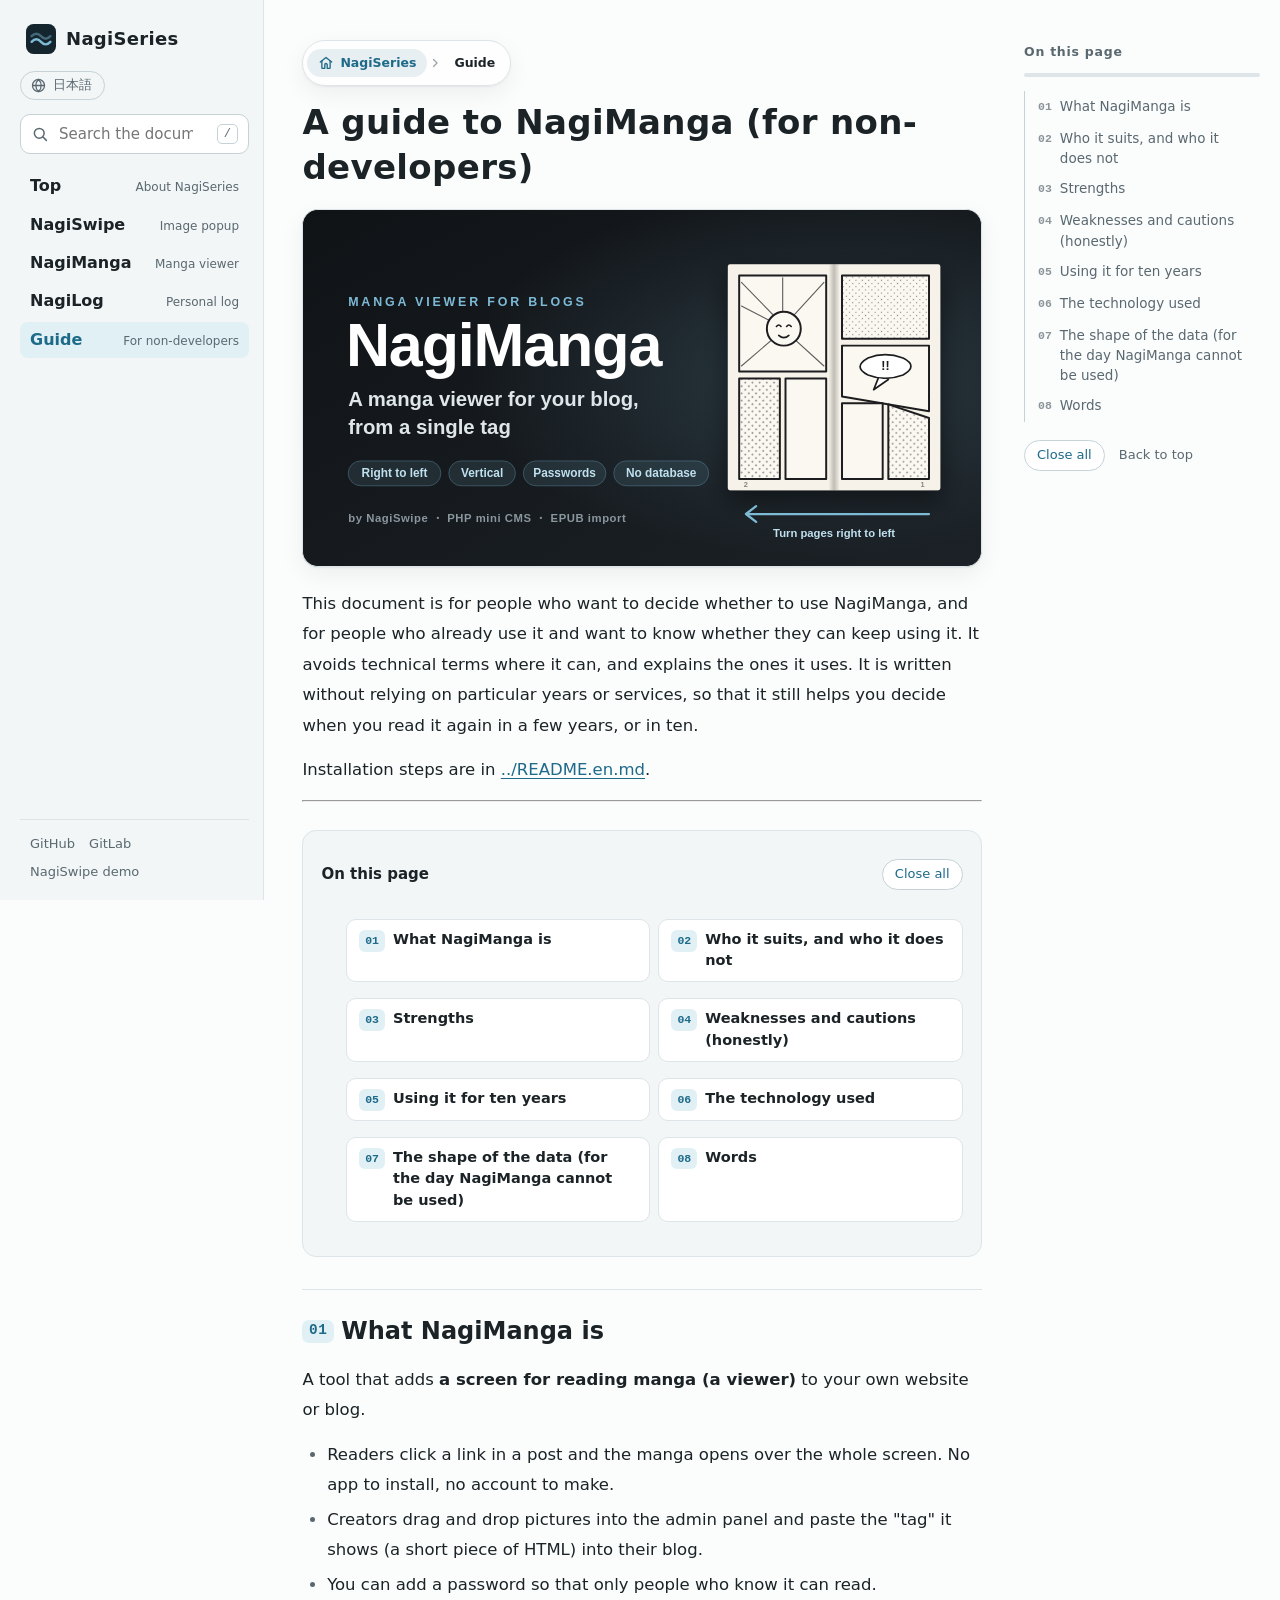
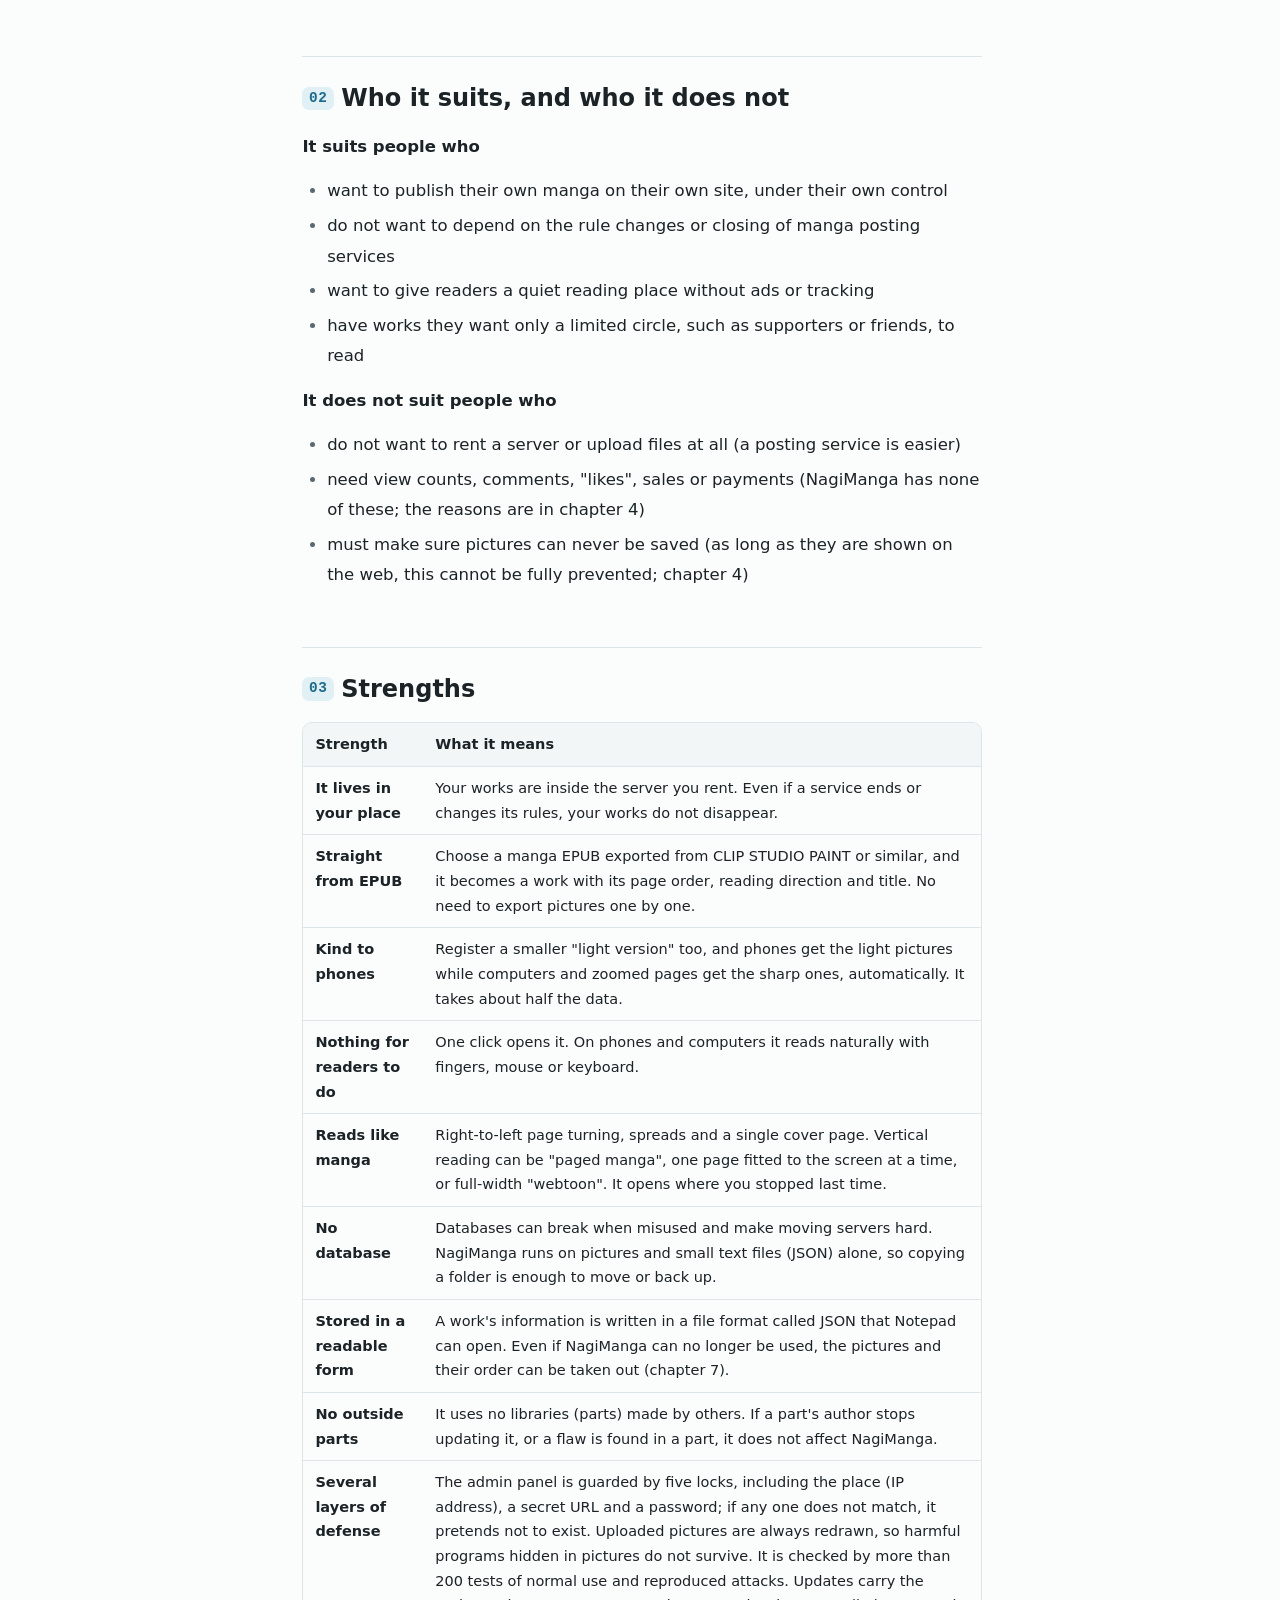
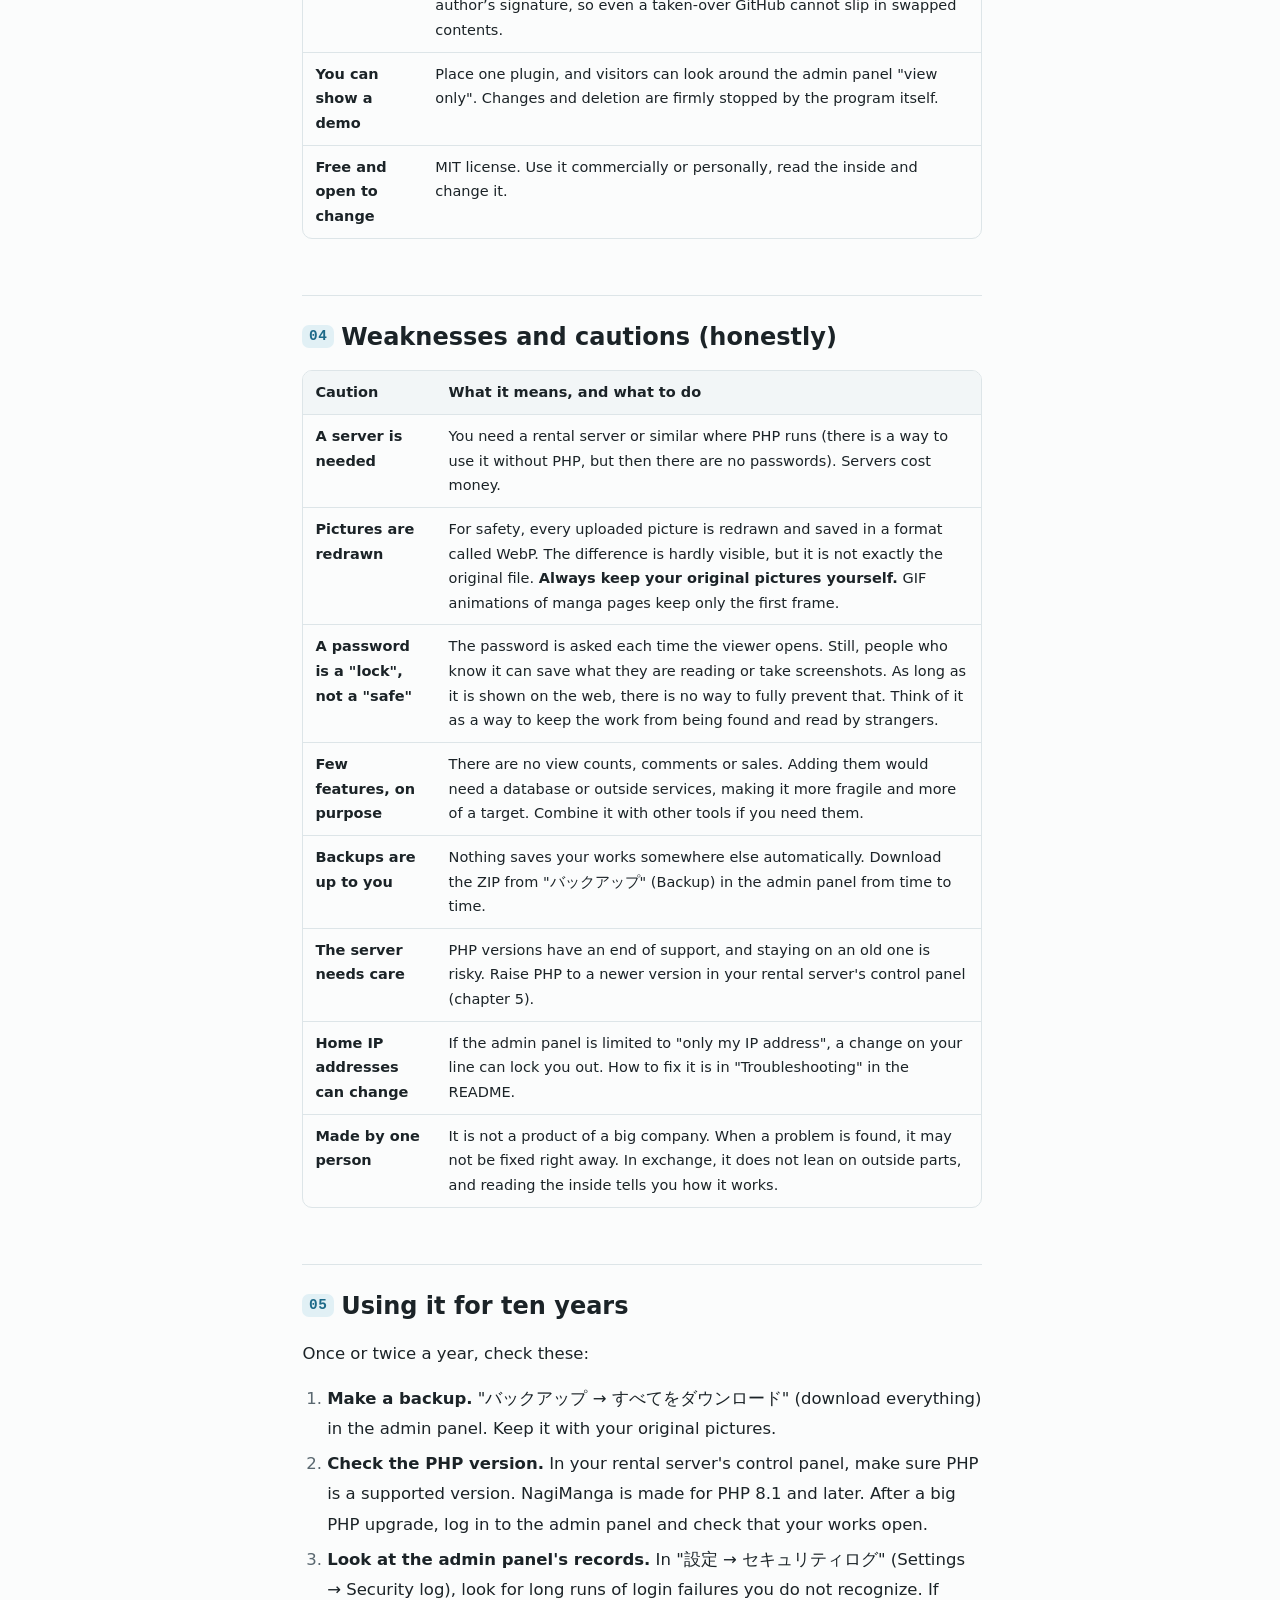
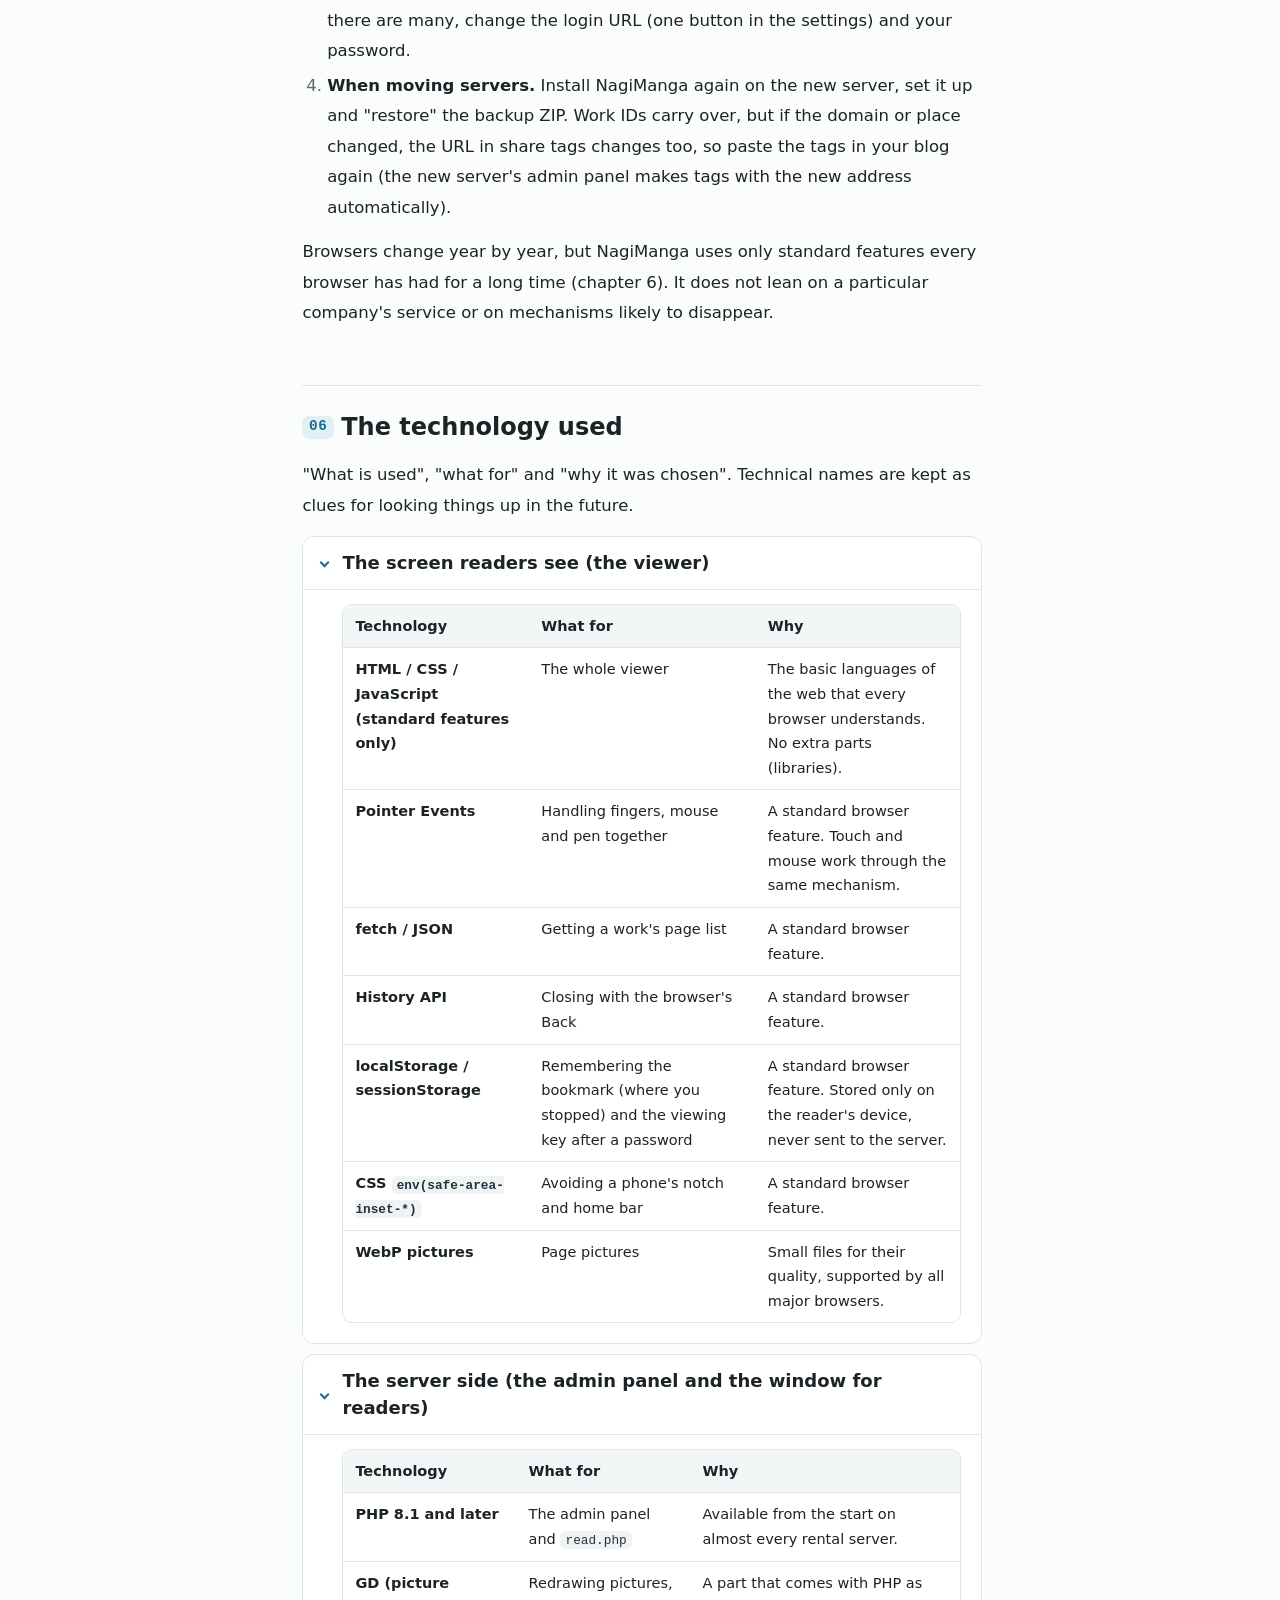
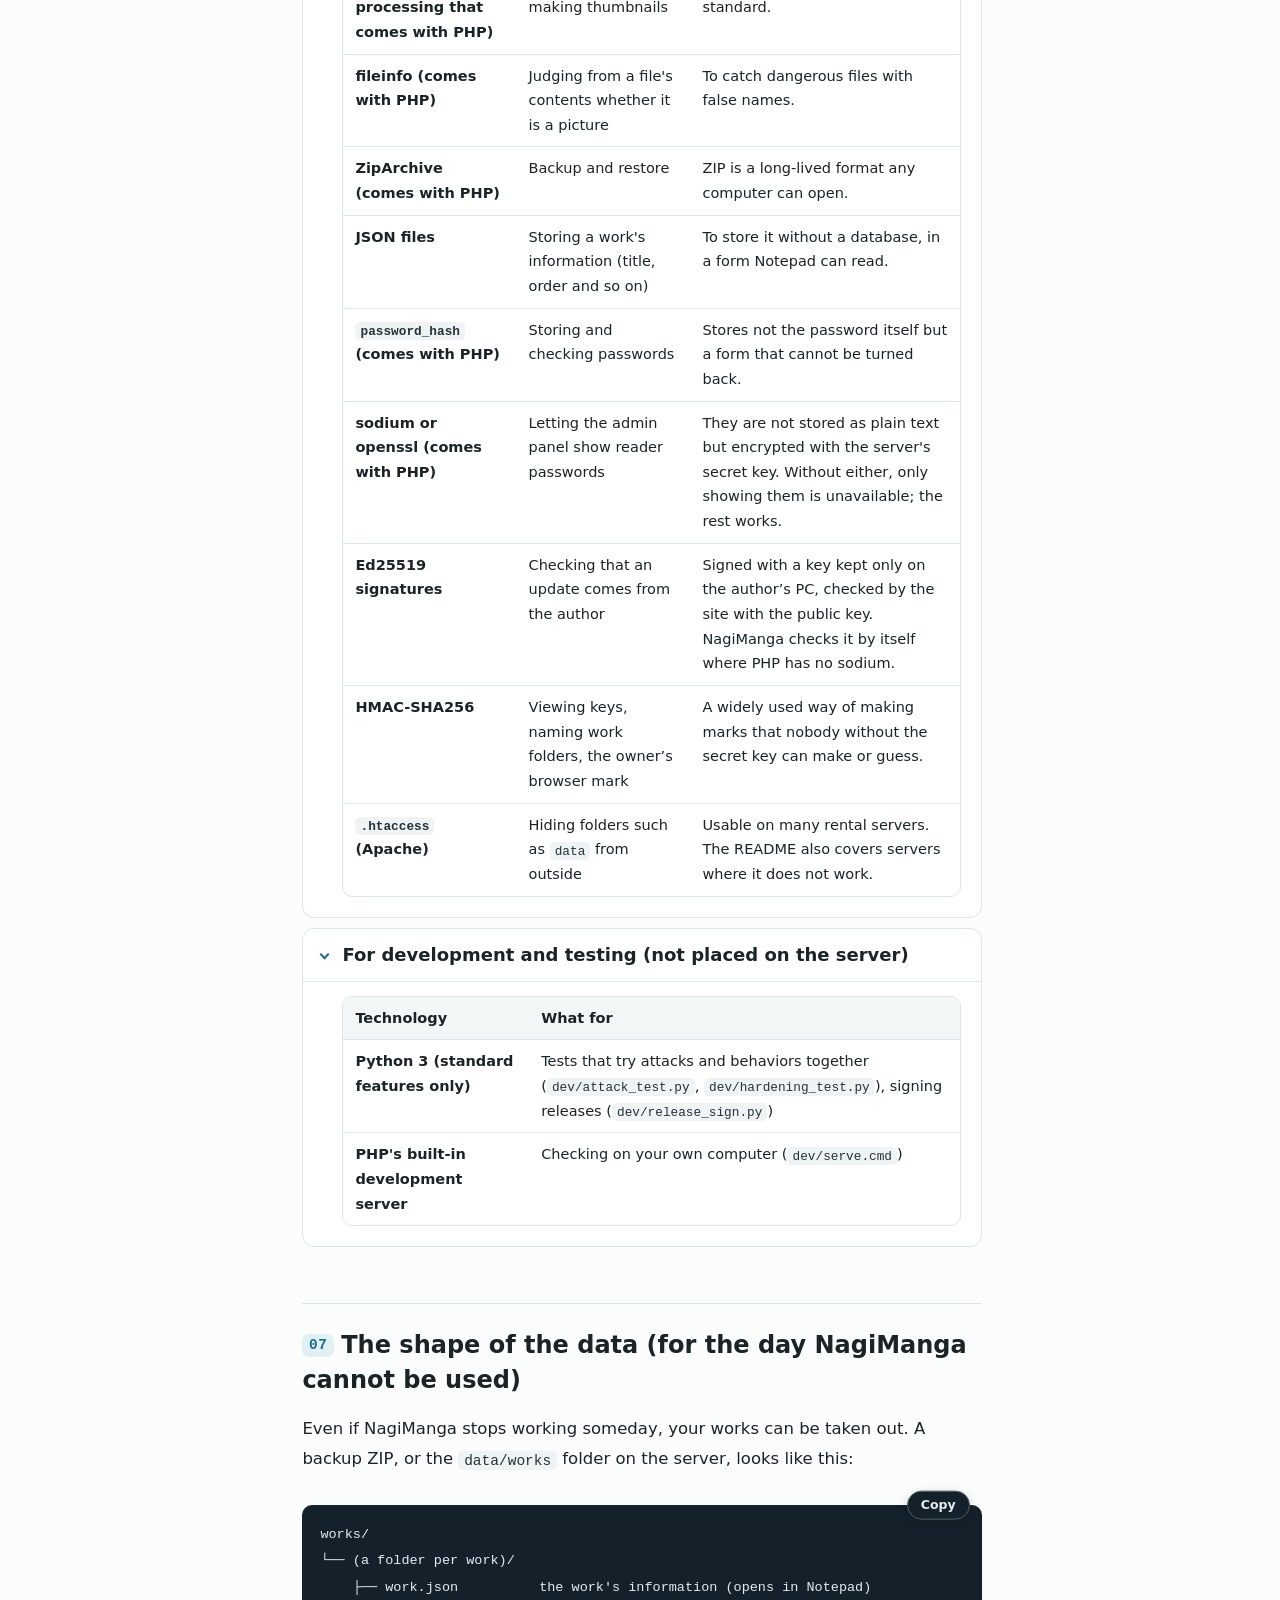
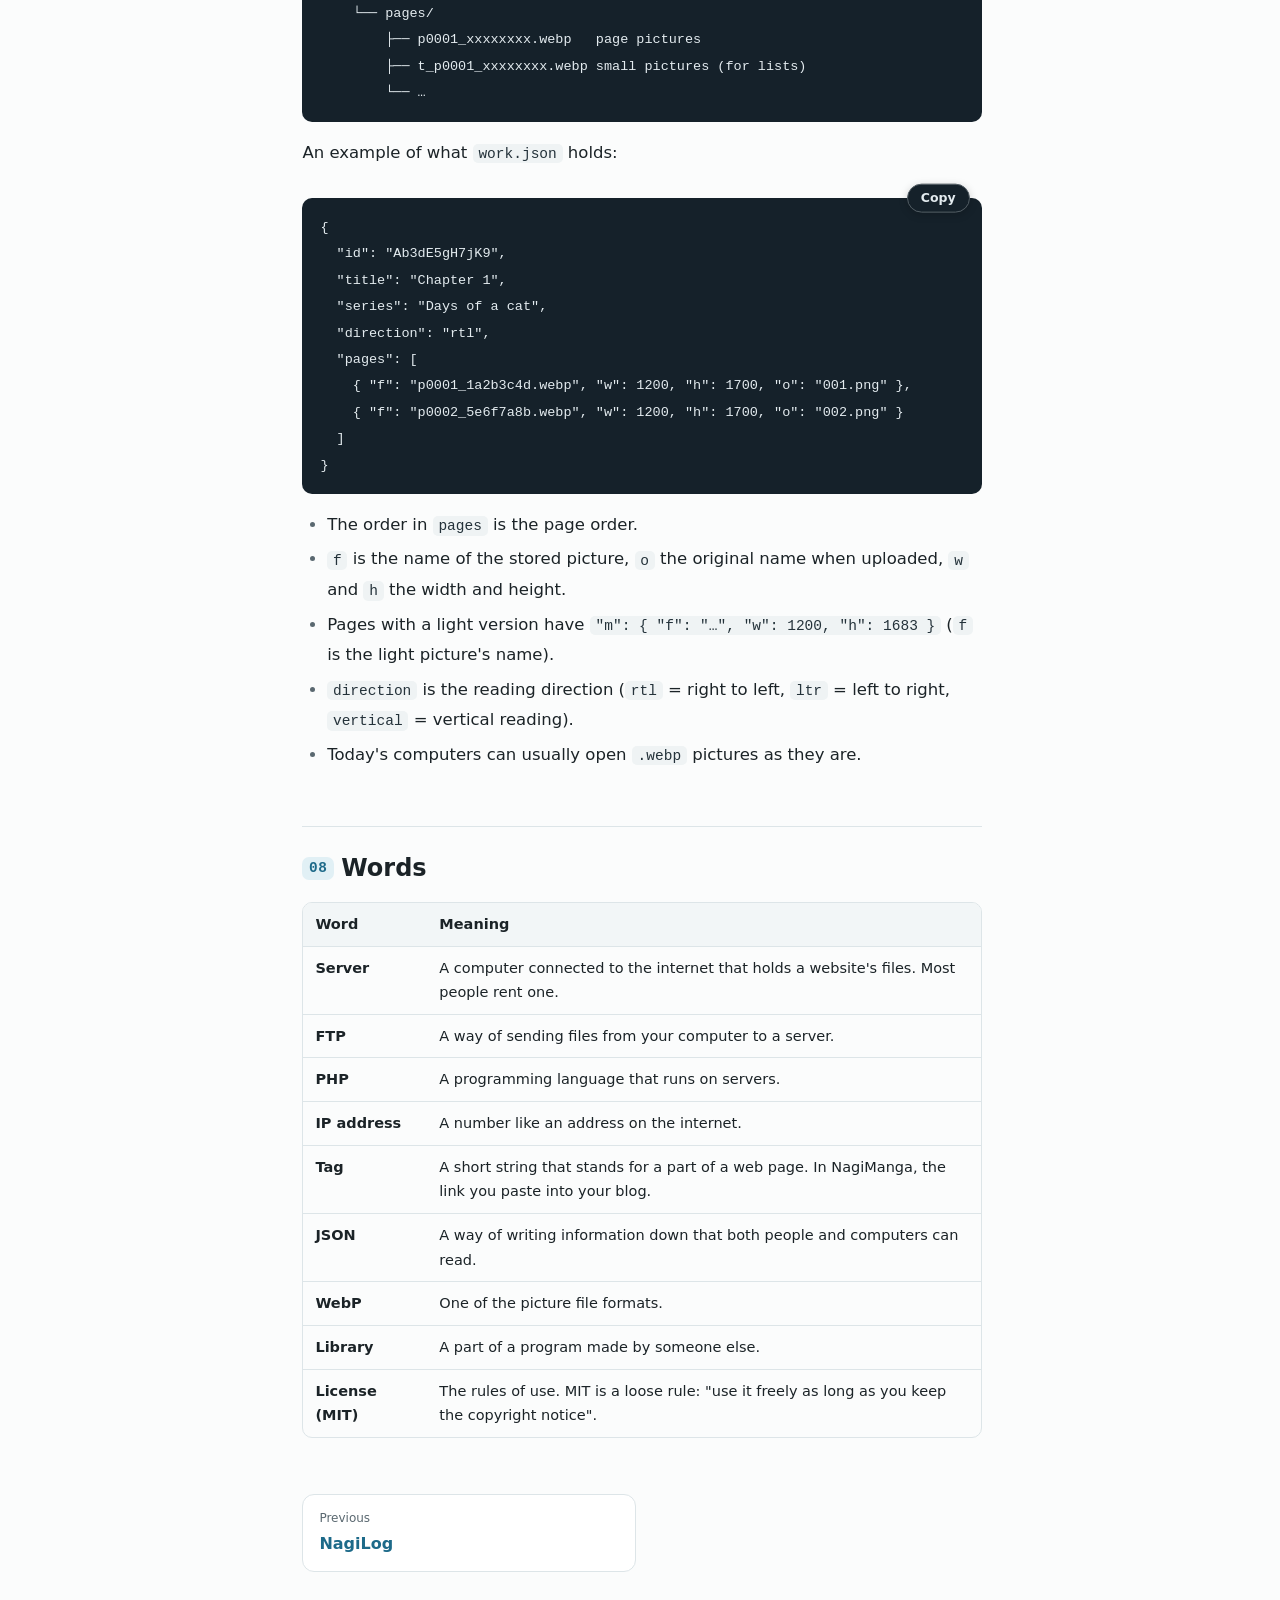
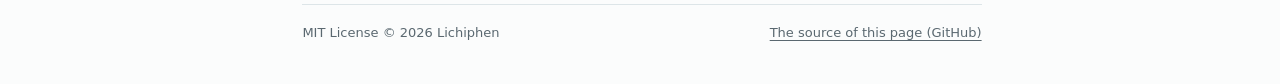
<file: guide.en.html>
<!DOCTYPE html>
<html lang="en">
<head>
<meta charset="utf-8">
<meta name="viewport" content="width=device-width, initial-scale=1">
<title>A guide to NagiManga (for non-developers) | NagiSeries</title>
<meta name="description" content="A guide for people deciding whether to use NagiManga, or wanting to use it for years.">
<link rel="canonical" href="https://nagiswipe.pages.dev/guide.en.html">
<link rel="alternate" hreflang="en" href="https://nagiswipe.pages.dev/guide.en.html">
<link rel="alternate" hreflang="ja" href="https://nagiswipe.pages.dev/guide.html">
<link rel="alternate" hreflang="x-default" href="https://nagiswipe.pages.dev/guide.html">
<meta name="theme-color" content="#fbfcfc" media="(prefers-color-scheme: light)">
<meta name="theme-color" content="#0e1316" media="(prefers-color-scheme: dark)">
<meta property="og:type" content="article">
<meta property="og:site_name" content="NagiSeries">
<meta property="og:locale" content="en_US">
<meta property="og:title" content="A guide to NagiManga (for non-developers) | NagiSeries">
<meta property="og:description" content="A guide for people deciding whether to use NagiManga, or wanting to use it for years.">
<meta property="og:url" content="https://nagiswipe.pages.dev/guide.en.html">
<meta property="og:image" content="https://nagiswipe.pages.dev/img/ogp/nagimanga-ogp.en.png?v=c12c826f5d">
<meta property="og:image:type" content="image/png">
<meta property="og:image:width" content="1200">
<meta property="og:image:height" content="630">
<meta property="og:image:alt" content="A guide to NagiManga (for non-developers) | NagiSeries">
<meta name="twitter:card" content="summary_large_image">
<link rel="icon" href="site/favicon.svg?v=526a356933" type="image/svg+xml">
<link rel="stylesheet" href="NagiSwipe-main.css?v=d26583267c">
<link rel="stylesheet" href="site/site.css?v=2a2d81db0b">
<script type="application/ld+json">{"@context": "https://schema.org", "@type": "BreadcrumbList", "itemListElement": [{"@type": "ListItem", "position": 1, "name": "NagiSeries", "item": "https://nagiswipe.pages.dev/index.en.html"}, {"@type": "ListItem", "position": 2, "name": "Guide", "item": "https://nagiswipe.pages.dev/guide.en.html"}]}</script>
<script src="NagiSwipe-main.js?v=b15997938f" defer></script>
<script src="site/site.js?v=6bc8dd3f9a" data-index="site/search.en.json?v=999a6e6ae0" defer></script>
</head>
<body class="page-guide has-rail">
<div class="read-progress" aria-hidden="true"><span data-progress></span></div>
<a class="skip" href="#main">Skip to the content</a>
<header class="topbar">
<a class="brand" href="index.en.html"><svg class="brand-mark" viewBox="0 0 32 32" aria-hidden="true"><rect width="32" height="32" rx="8" fill="var(--brand-bg)"/><path d="M6 19c3.3-3.6 6.7-3.6 10 0s6.7 3.6 10 0" fill="none" stroke="var(--brand-wave)" stroke-width="2.6" stroke-linecap="round"/><path d="M6 13c3.3-3.6 6.7-3.6 10 0s6.7 3.6 10 0" fill="none" stroke="var(--brand-wave)" stroke-width="2.6" stroke-linecap="round" opacity=".45"/></svg><span class="brand-name">NagiSeries</span></a>
<span class="topbar-tools"><a class="topbar-btn topbar-lang" href="guide.html" hreflang="ja" lang="ja" title="このページを日本語で読む"><svg viewBox="0 0 24 24" aria-hidden="true"><circle cx="12" cy="12" r="8.5" fill="none" stroke="currentColor" stroke-width="1.8"/><path d="M3.5 12h17M12 3.5c2.6 2.4 3.8 5.2 3.8 8.5s-1.2 6.1-3.8 8.5c-2.6-2.4-3.8-5.2-3.8-8.5s1.2-6.1 3.8-8.5Z" fill="none" stroke="currentColor" stroke-width="1.8"/></svg><span>日本語</span></a>
<button class="topbar-btn" type="button" data-open-menu aria-haspopup="dialog" aria-controls="menu"><svg viewBox="0 0 24 24" aria-hidden="true"><path d="M4 7h16M4 12h16M4 17h10" stroke="currentColor" stroke-width="2" stroke-linecap="round"/></svg><span>Contents</span></button></span>
</header>
<div class="layout">
<aside class="sidebar" aria-label="Sidebar">
<a class="brand" href="index.en.html"><svg class="brand-mark" viewBox="0 0 32 32" aria-hidden="true"><rect width="32" height="32" rx="8" fill="var(--brand-bg)"/><path d="M6 19c3.3-3.6 6.7-3.6 10 0s6.7 3.6 10 0" fill="none" stroke="var(--brand-wave)" stroke-width="2.6" stroke-linecap="round"/><path d="M6 13c3.3-3.6 6.7-3.6 10 0s6.7 3.6 10 0" fill="none" stroke="var(--brand-wave)" stroke-width="2.6" stroke-linecap="round" opacity=".45"/></svg><span class="brand-name">NagiSeries</span></a>
<a class="side-lang" href="guide.html" hreflang="ja" lang="ja" title="このページを日本語で読む"><svg viewBox="0 0 24 24" aria-hidden="true"><circle cx="12" cy="12" r="8.5" fill="none" stroke="currentColor" stroke-width="1.8"/><path d="M3.5 12h17M12 3.5c2.6 2.4 3.8 5.2 3.8 8.5s-1.2 6.1-3.8 8.5c-2.6-2.4-3.8-5.2-3.8-8.5s1.2-6.1 3.8-8.5Z" fill="none" stroke="currentColor" stroke-width="1.8"/></svg><span>日本語</span></a>
<div class="search" data-search-box><label class="search-field"><svg viewBox="0 0 24 24" aria-hidden="true"><circle cx="11" cy="11" r="6.5" fill="none" stroke="currentColor" stroke-width="2"/><path d="m16 16 4.5 4.5" stroke="currentColor" stroke-width="2" stroke-linecap="round"/></svg><input type="search" placeholder="Search the documentation" aria-label="Search the documentation" autocomplete="off" enterkeyhint="search"><kbd class="search-key" aria-hidden="true">/</kbd></label><div class="search-results" role="list" aria-label="Search results" hidden></div></div>
<nav class="nav" aria-label="Documentation"><ul class="nav-list"><li class="nav-item"><a class="nav-link" href="index.en.html"><span class="nav-name">Top</span><span class="nav-sub">About NagiSeries</span></a></li><li class="nav-item"><a class="nav-link" href="nagiswipe.en.html"><span class="nav-name">NagiSwipe</span><span class="nav-sub">Image popup</span></a></li><li class="nav-item"><a class="nav-link" href="nagimanga.en.html"><span class="nav-name">NagiManga</span><span class="nav-sub">Manga viewer</span></a></li><li class="nav-item"><a class="nav-link" href="nagilog.en.html"><span class="nav-name">NagiLog</span><span class="nav-sub">Personal log</span></a></li><li class="nav-item is-current"><a class="nav-link" href="guide.en.html" aria-current="page"><span class="nav-name">Guide</span><span class="nav-sub">For non-developers</span></a><ol class="nav-toc"><li><a href="#1-what-nagimanga-is" data-id="1-what-nagimanga-is">What NagiManga is</a></li><li><a href="#2-who-it-suits-and-who-it-does-not" data-id="2-who-it-suits-and-who-it-does-not">Who it suits, and who it does not</a></li><li><a href="#3-strengths" data-id="3-strengths">Strengths</a></li><li><a href="#4-weaknesses-and-cautions-honestly" data-id="4-weaknesses-and-cautions-honestly">Weaknesses and cautions (honestly)</a></li><li><a href="#5-using-it-for-ten-years" data-id="5-using-it-for-ten-years">Using it for ten years</a></li><li><a href="#6-the-technology-used" data-id="6-the-technology-used">The technology used</a><ol><li><a href="#the-screen-readers-see-the-viewer" data-id="the-screen-readers-see-the-viewer">The screen readers see (the viewer)</a></li><li><a href="#the-server-side-the-admin-panel-and-the-window-for-readers" data-id="the-server-side-the-admin-panel-and-the-window-for-readers">The server side (the admin panel and the window for readers)</a></li><li><a href="#for-development-and-testing-not-placed-on-the-server" data-id="for-development-and-testing-not-placed-on-the-server">For development and testing (not placed on the server)</a></li></ol></li><li><a href="#7-the-shape-of-the-data-for-the-day-nagimanga-cannot-be-used" data-id="7-the-shape-of-the-data-for-the-day-nagimanga-cannot-be-used">The shape of the data (for the day NagiManga cannot be used)</a></li><li><a href="#8-words" data-id="8-words">Words</a></li></ol></li></ul></nav>
<p class="side-foot"><a class="ext" href="https://github.com/Lichiphen/NagiSwipe">GitHub</a><a class="ext" href="https://gitlab.com/lichiphen/nagiswipe">GitLab</a><a href="demo.html">NagiSwipe demo</a></p>
</aside>
<main id="main" class="main">
<article class="doc">
<nav class="breadcrumb" aria-label="Breadcrumb"><ol><li><a class="crumb" href="index.en.html"><svg class="crumb-home" viewBox="0 0 24 24" aria-hidden="true" focusable="false"><path d="M3.5 10.6 12 3.8l8.5 6.8"/><path d="M5.8 9v10.2a.8.8 0 0 0 .8.8h3.6v-5.4a1.8 1.8 0 0 1 3.6 0V20h3.6a.8.8 0 0 0 .8-.8V9"/></svg><span>NagiSeries</span></a></li><li aria-current="page"><svg class="crumb-sep" viewBox="0 0 24 24" aria-hidden="true" focusable="false"><path d="m9.5 6 6 6-6 6"/></svg><span class="crumb"><span>Guide</span></span></li></ol></nav>
<h1 class="doc-title"><span>A guide to NagiManga (for non-developers)</span></h1>
<figure class="doc-hero"><img src="img/ogp/nagimanga-ogp.en.svg?v=26257914fd" alt="" width="1200" height="630" decoding="async" fetchpriority="high"></figure><div class="lead"><p>This document is for people who want to decide whether to use NagiManga, and for people who already use it and want to know whether they can keep using it. It avoids technical terms where it can, and explains the ones it uses. It is written without relying on particular years or services, so that it still helps you decide when you read it again in a few years, or in ten.</p>
<p>Installation steps are in <a href="nagimanga.en.html">../README.en.md</a>.</p>
<hr></div>
<nav class="toc-inline" aria-labelledby="toc-title-guide"><div class="toc-head"><p class="toc-title" id="toc-title-guide">On this page</p><button class="fold-all" type="button" data-fold-all data-open="Open all" data-close="Close all">Close all</button></div><ol class="toc-list"><li><a href="#1-what-nagimanga-is" data-id="1-what-nagimanga-is">What NagiManga is</a></li><li><a href="#2-who-it-suits-and-who-it-does-not" data-id="2-who-it-suits-and-who-it-does-not">Who it suits, and who it does not</a></li><li><a href="#3-strengths" data-id="3-strengths">Strengths</a></li><li><a href="#4-weaknesses-and-cautions-honestly" data-id="4-weaknesses-and-cautions-honestly">Weaknesses and cautions (honestly)</a></li><li><a href="#5-using-it-for-ten-years" data-id="5-using-it-for-ten-years">Using it for ten years</a></li><li><a href="#6-the-technology-used" data-id="6-the-technology-used">The technology used</a><ol><li><a href="#the-screen-readers-see-the-viewer" data-id="the-screen-readers-see-the-viewer">The screen readers see (the viewer)</a></li><li><a href="#the-server-side-the-admin-panel-and-the-window-for-readers" data-id="the-server-side-the-admin-panel-and-the-window-for-readers">The server side (the admin panel and the window for readers)</a></li><li><a href="#for-development-and-testing-not-placed-on-the-server" data-id="for-development-and-testing-not-placed-on-the-server">For development and testing (not placed on the server)</a></li></ol></li><li><a href="#7-the-shape-of-the-data-for-the-day-nagimanga-cannot-be-used" data-id="7-the-shape-of-the-data-for-the-day-nagimanga-cannot-be-used">The shape of the data (for the day NagiManga cannot be used)</a></li><li><a href="#8-words" data-id="8-words">Words</a></li></ol></nav>
<div class="doc-body">
<h2 id="1-what-nagimanga-is"><span class="ch-num" aria-hidden="true">01</span>What NagiManga is<a class="anchor" href="#1-what-nagimanga-is" aria-label="Link to this heading">#</a></h2>
<p>A tool that adds <strong>a screen for reading manga (a viewer)</strong> to your own website or blog.</p>
<ul><li>Readers click a link in a post and the manga opens over the whole screen. No app to install, no account to make.</li><li>Creators drag and drop pictures into the admin panel and paste the &quot;tag&quot; it shows (a short piece of HTML) into their blog.</li><li>You can add a password so that only people who know it can read.</li></ul>
<h2 id="2-who-it-suits-and-who-it-does-not"><span class="ch-num" aria-hidden="true">02</span>Who it suits, and who it does not<a class="anchor" href="#2-who-it-suits-and-who-it-does-not" aria-label="Link to this heading">#</a></h2>
<p><strong>It suits people who</strong></p>
<ul><li>want to publish their own manga on their own site, under their own control</li><li>do not want to depend on the rule changes or closing of manga posting services</li><li>want to give readers a quiet reading place without ads or tracking</li><li>have works they want only a limited circle, such as supporters or friends, to read</li></ul>
<p><strong>It does not suit people who</strong></p>
<ul><li>do not want to rent a server or upload files at all (a posting service is easier)</li><li>need view counts, comments, &quot;likes&quot;, sales or payments (NagiManga has none of these; the reasons are in chapter 4)</li><li>must make sure pictures can never be saved (as long as they are shown on the web, this cannot be fully prevented; chapter 4)</li></ul>
<h2 id="3-strengths"><span class="ch-num" aria-hidden="true">03</span>Strengths<a class="anchor" href="#3-strengths" aria-label="Link to this heading">#</a></h2>
<div class="table-wrap"><table><thead><tr><th>Strength</th><th>What it means</th></tr></thead><tbody><tr><td><strong>It lives in your place</strong></td><td>Your works are inside the server you rent. Even if a service ends or changes its rules, your works do not disappear.</td></tr><tr><td><strong>Straight from EPUB</strong></td><td>Choose a manga EPUB exported from CLIP STUDIO PAINT or similar, and it becomes a work with its page order, reading direction and title. No need to export pictures one by one.</td></tr><tr><td><strong>Kind to phones</strong></td><td>Register a smaller &quot;light version&quot; too, and phones get the light pictures while computers and zoomed pages get the sharp ones, automatically. It takes about half the data.</td></tr><tr><td><strong>Nothing for readers to do</strong></td><td>One click opens it. On phones and computers it reads naturally with fingers, mouse or keyboard.</td></tr><tr><td><strong>Reads like manga</strong></td><td>Right-to-left page turning, spreads and a single cover page. Vertical reading can be &quot;paged manga&quot;, one page fitted to the screen at a time, or full-width &quot;webtoon&quot;. It opens where you stopped last time.</td></tr><tr><td><strong>No database</strong></td><td>Databases can break when misused and make moving servers hard. NagiManga runs on pictures and small text files (JSON) alone, so copying a folder is enough to move or back up.</td></tr><tr><td><strong>Stored in a readable form</strong></td><td>A work&#x27;s information is written in a file format called JSON that Notepad can open. Even if NagiManga can no longer be used, the pictures and their order can be taken out (chapter 7).</td></tr><tr><td><strong>No outside parts</strong></td><td>It uses no libraries (parts) made by others. If a part&#x27;s author stops updating it, or a flaw is found in a part, it does not affect NagiManga.</td></tr><tr><td><strong>Several layers of defense</strong></td><td>The admin panel is guarded by five locks, including the place (IP address), a secret URL and a password; if any one does not match, it pretends not to exist. Uploaded pictures are always redrawn, so harmful programs hidden in pictures do not survive. It is checked by more than 200 tests of normal use and reproduced attacks. Updates carry the author’s signature, so even a taken-over GitHub cannot slip in swapped contents.</td></tr><tr><td><strong>You can show a demo</strong></td><td>Place one plugin, and visitors can look around the admin panel &quot;view only&quot;. Changes and deletion are firmly stopped by the program itself.</td></tr><tr><td><strong>Free and open to change</strong></td><td>MIT license. Use it commercially or personally, read the inside and change it.</td></tr></tbody></table></div>
<h2 id="4-weaknesses-and-cautions-honestly"><span class="ch-num" aria-hidden="true">04</span>Weaknesses and cautions (honestly)<a class="anchor" href="#4-weaknesses-and-cautions-honestly" aria-label="Link to this heading">#</a></h2>
<div class="table-wrap"><table><thead><tr><th>Caution</th><th>What it means, and what to do</th></tr></thead><tbody><tr><td><strong>A server is needed</strong></td><td>You need a rental server or similar where PHP runs (there is a way to use it without PHP, but then there are no passwords). Servers cost money.</td></tr><tr><td><strong>Pictures are redrawn</strong></td><td>For safety, every uploaded picture is redrawn and saved in a format called WebP. The difference is hardly visible, but it is not exactly the original file. <strong>Always keep your original pictures yourself.</strong> GIF animations of manga pages keep only the first frame.</td></tr><tr><td><strong>A password is a &quot;lock&quot;, not a &quot;safe&quot;</strong></td><td>The password is asked each time the viewer opens. Still, people who know it can save what they are reading or take screenshots. As long as it is shown on the web, there is no way to fully prevent that. Think of it as a way to keep the work from being found and read by strangers.</td></tr><tr><td><strong>Few features, on purpose</strong></td><td>There are no view counts, comments or sales. Adding them would need a database or outside services, making it more fragile and more of a target. Combine it with other tools if you need them.</td></tr><tr><td><strong>Backups are up to you</strong></td><td>Nothing saves your works somewhere else automatically. Download the ZIP from &quot;バックアップ&quot; (Backup) in the admin panel from time to time.</td></tr><tr><td><strong>The server needs care</strong></td><td>PHP versions have an end of support, and staying on an old one is risky. Raise PHP to a newer version in your rental server&#x27;s control panel (chapter 5).</td></tr><tr><td><strong>Home IP addresses can change</strong></td><td>If the admin panel is limited to &quot;only my IP address&quot;, a change on your line can lock you out. How to fix it is in &quot;Troubleshooting&quot; in the README.</td></tr><tr><td><strong>Made by one person</strong></td><td>It is not a product of a big company. When a problem is found, it may not be fixed right away. In exchange, it does not lean on outside parts, and reading the inside tells you how it works.</td></tr></tbody></table></div>
<h2 id="5-using-it-for-ten-years"><span class="ch-num" aria-hidden="true">05</span>Using it for ten years<a class="anchor" href="#5-using-it-for-ten-years" aria-label="Link to this heading">#</a></h2>
<p>Once or twice a year, check these:</p>
<ol><li><strong>Make a backup.</strong> &quot;バックアップ → すべてをダウンロード&quot; (download everything) in the admin panel. Keep it with your original pictures.</li><li><strong>Check the PHP version.</strong> In your rental server&#x27;s control panel, make sure PHP is a supported version. NagiManga is made for PHP 8.1 and later. After a big PHP upgrade, log in to the admin panel and check that your works open.</li><li><strong>Look at the admin panel&#x27;s records.</strong> In &quot;設定 → セキュリティログ&quot; (Settings → Security log), look for long runs of login failures you do not recognize. If there are many, change the login URL (one button in the settings) and your password.</li><li><strong>When moving servers.</strong> Install NagiManga again on the new server, set it up and &quot;restore&quot; the backup ZIP. Work IDs carry over, but if the domain or place changed, the URL in share tags changes too, so paste the tags in your blog again (the new server&#x27;s admin panel makes tags with the new address automatically).</li></ol>
<p>Browsers change year by year, but NagiManga uses only standard features every browser has had for a long time (chapter 6). It does not lean on a particular company&#x27;s service or on mechanisms likely to disappear.</p>
<h2 id="6-the-technology-used"><span class="ch-num" aria-hidden="true">06</span>The technology used<a class="anchor" href="#6-the-technology-used" aria-label="Link to this heading">#</a></h2>
<p>&quot;What is used&quot;, &quot;what for&quot; and &quot;why it was chosen&quot;. Technical names are kept as clues for looking things up in the future.</p>
<details class="sec" open><summary><h3 id="the-screen-readers-see-the-viewer">The screen readers see (the viewer)<a class="anchor" href="#the-screen-readers-see-the-viewer" aria-label="Link to this heading">#</a></h3></summary><div class="sec-body">
<div class="table-wrap"><table><thead><tr><th>Technology</th><th>What for</th><th>Why</th></tr></thead><tbody><tr><td>HTML / CSS / JavaScript (standard features only)</td><td>The whole viewer</td><td>The basic languages of the web that every browser understands. No extra parts (libraries).</td></tr><tr><td>Pointer Events</td><td>Handling fingers, mouse and pen together</td><td>A standard browser feature. Touch and mouse work through the same mechanism.</td></tr><tr><td>fetch / JSON</td><td>Getting a work&#x27;s page list</td><td>A standard browser feature.</td></tr><tr><td>History API</td><td>Closing with the browser&#x27;s Back</td><td>A standard browser feature.</td></tr><tr><td>localStorage / sessionStorage</td><td>Remembering the bookmark (where you stopped) and the viewing key after a password</td><td>A standard browser feature. Stored only on the reader&#x27;s device, never sent to the server.</td></tr><tr><td>CSS <code>env(safe-area-inset-*)</code></td><td>Avoiding a phone&#x27;s notch and home bar</td><td>A standard browser feature.</td></tr><tr><td>WebP pictures</td><td>Page pictures</td><td>Small files for their quality, supported by all major browsers.</td></tr></tbody></table></div>
</div></details><details class="sec" open><summary><h3 id="the-server-side-the-admin-panel-and-the-window-for-readers">The server side (the admin panel and the window for readers)<a class="anchor" href="#the-server-side-the-admin-panel-and-the-window-for-readers" aria-label="Link to this heading">#</a></h3></summary><div class="sec-body">
<div class="table-wrap"><table><thead><tr><th>Technology</th><th>What for</th><th>Why</th></tr></thead><tbody><tr><td>PHP 8.1 and later</td><td>The admin panel and <code>read.php</code></td><td>Available from the start on almost every rental server.</td></tr><tr><td>GD (picture processing that comes with PHP)</td><td>Redrawing pictures, making thumbnails</td><td>A part that comes with PHP as standard.</td></tr><tr><td>fileinfo (comes with PHP)</td><td>Judging from a file&#x27;s contents whether it is a picture</td><td>To catch dangerous files with false names.</td></tr><tr><td>ZipArchive (comes with PHP)</td><td>Backup and restore</td><td>ZIP is a long-lived format any computer can open.</td></tr><tr><td>JSON files</td><td>Storing a work&#x27;s information (title, order and so on)</td><td>To store it without a database, in a form Notepad can read.</td></tr><tr><td><code>password_hash</code> (comes with PHP)</td><td>Storing and checking passwords</td><td>Stores not the password itself but a form that cannot be turned back.</td></tr><tr><td>sodium or openssl (comes with PHP)</td><td>Letting the admin panel show reader passwords</td><td>They are not stored as plain text but encrypted with the server&#x27;s secret key. Without either, only showing them is unavailable; the rest works.</td></tr><tr><td>Ed25519 signatures</td><td>Checking that an update comes from the author</td><td>Signed with a key kept only on the author’s PC, checked by the site with the public key. NagiManga checks it by itself where PHP has no sodium.</td></tr><tr><td>HMAC-SHA256</td><td>Viewing keys, naming work folders, the owner’s browser mark</td><td>A widely used way of making marks that nobody without the secret key can make or guess.</td></tr><tr><td><code>.htaccess</code> (Apache)</td><td>Hiding folders such as <code>data</code> from outside</td><td>Usable on many rental servers. The README also covers servers where it does not work.</td></tr></tbody></table></div>
</div></details><details class="sec" open><summary><h3 id="for-development-and-testing-not-placed-on-the-server">For development and testing (not placed on the server)<a class="anchor" href="#for-development-and-testing-not-placed-on-the-server" aria-label="Link to this heading">#</a></h3></summary><div class="sec-body">
<div class="table-wrap"><table><thead><tr><th>Technology</th><th>What for</th></tr></thead><tbody><tr><td>Python 3 (standard features only)</td><td>Tests that try attacks and behaviors together (<code>dev/attack_test.py</code>, <code>dev/hardening_test.py</code>), signing releases (<code>dev/release_sign.py</code>)</td></tr><tr><td>PHP&#x27;s built-in development server</td><td>Checking on your own computer (<code>dev/serve.cmd</code>)</td></tr></tbody></table></div>
</div></details><h2 id="7-the-shape-of-the-data-for-the-day-nagimanga-cannot-be-used"><span class="ch-num" aria-hidden="true">07</span>The shape of the data (for the day NagiManga cannot be used)<a class="anchor" href="#7-the-shape-of-the-data-for-the-day-nagimanga-cannot-be-used" aria-label="Link to this heading">#</a></h2>
<p>Even if NagiManga stops working someday, your works can be taken out. A backup ZIP, or the <code>data/works</code> folder on the server, looks like this:</p>
<pre><code>works/
└── (a folder per work)/
    ├── work.json          the work&#x27;s information (opens in Notepad)
    └── pages/
        ├── p0001_xxxxxxxx.webp   page pictures
        ├── t_p0001_xxxxxxxx.webp small pictures (for lists)
        └── …</code></pre>
<p>An example of what <code>work.json</code> holds:</p>
<pre><code class="language-json">{
  &quot;id&quot;: &quot;Ab3dE5gH7jK9&quot;,
  &quot;title&quot;: &quot;Chapter 1&quot;,
  &quot;series&quot;: &quot;Days of a cat&quot;,
  &quot;direction&quot;: &quot;rtl&quot;,
  &quot;pages&quot;: [
    { &quot;f&quot;: &quot;p0001_1a2b3c4d.webp&quot;, &quot;w&quot;: 1200, &quot;h&quot;: 1700, &quot;o&quot;: &quot;001.png&quot; },
    { &quot;f&quot;: &quot;p0002_5e6f7a8b.webp&quot;, &quot;w&quot;: 1200, &quot;h&quot;: 1700, &quot;o&quot;: &quot;002.png&quot; }
  ]
}</code></pre>
<ul><li>The order in <code>pages</code> is the page order.</li><li><code>f</code> is the name of the stored picture, <code>o</code> the original name when uploaded, <code>w</code> and <code>h</code> the width and height.</li><li>Pages with a light version have <code>&quot;m&quot;: { &quot;f&quot;: &quot;…&quot;, &quot;w&quot;: 1200, &quot;h&quot;: 1683 }</code> (<code>f</code> is the light picture&#x27;s name).</li><li><code>direction</code> is the reading direction (<code>rtl</code> = right to left, <code>ltr</code> = left to right, <code>vertical</code> = vertical reading).</li><li>Today&#x27;s computers can usually open <code>.webp</code> pictures as they are.</li></ul>
<h2 id="8-words"><span class="ch-num" aria-hidden="true">08</span>Words<a class="anchor" href="#8-words" aria-label="Link to this heading">#</a></h2>
<div class="table-wrap"><table><thead><tr><th>Word</th><th>Meaning</th></tr></thead><tbody><tr><td>Server</td><td>A computer connected to the internet that holds a website&#x27;s files. Most people rent one.</td></tr><tr><td>FTP</td><td>A way of sending files from your computer to a server.</td></tr><tr><td>PHP</td><td>A programming language that runs on servers.</td></tr><tr><td>IP address</td><td>A number like an address on the internet.</td></tr><tr><td>Tag</td><td>A short string that stands for a part of a web page. In NagiManga, the link you paste into your blog.</td></tr><tr><td>JSON</td><td>A way of writing information down that both people and computers can read.</td></tr><tr><td>WebP</td><td>One of the picture file formats.</td></tr><tr><td>Library</td><td>A part of a program made by someone else.</td></tr><tr><td>License (MIT)</td><td>The rules of use. MIT is a loose rule: &quot;use it freely as long as you keep the copyright notice&quot;.</td></tr></tbody></table></div>
</div>
</article>
<nav class="pager" aria-label="Pages"><a class="pager-prev" href="nagilog.en.html"><span>Previous</span>NagiLog</a><span></span></nav>
<footer class="foot"><p>MIT License © 2026 Lichiphen</p><p><a class="ext" href="https://github.com/Lichiphen/NagiSwipe/blob/main/manga/docs/overview.en.md">The source of this page (GitHub)</a></p></footer>
</main>
<aside class="rail" aria-labelledby="rail-title"><div class="rail-inner"><p class="rail-title" id="rail-title">On this page</p><div class="rail-progress" aria-hidden="true"><span data-progress></span></div><nav aria-labelledby="rail-title"><ol class="rail-toc"><li><a href="#1-what-nagimanga-is" data-id="1-what-nagimanga-is">What NagiManga is</a></li><li><a href="#2-who-it-suits-and-who-it-does-not" data-id="2-who-it-suits-and-who-it-does-not">Who it suits, and who it does not</a></li><li><a href="#3-strengths" data-id="3-strengths">Strengths</a></li><li><a href="#4-weaknesses-and-cautions-honestly" data-id="4-weaknesses-and-cautions-honestly">Weaknesses and cautions (honestly)</a></li><li><a href="#5-using-it-for-ten-years" data-id="5-using-it-for-ten-years">Using it for ten years</a></li><li><a href="#6-the-technology-used" data-id="6-the-technology-used">The technology used</a><ol><li><a href="#the-screen-readers-see-the-viewer" data-id="the-screen-readers-see-the-viewer">The screen readers see (the viewer)</a></li><li><a href="#the-server-side-the-admin-panel-and-the-window-for-readers" data-id="the-server-side-the-admin-panel-and-the-window-for-readers">The server side (the admin panel and the window for readers)</a></li><li><a href="#for-development-and-testing-not-placed-on-the-server" data-id="for-development-and-testing-not-placed-on-the-server">For development and testing (not placed on the server)</a></li></ol></li><li><a href="#7-the-shape-of-the-data-for-the-day-nagimanga-cannot-be-used" data-id="7-the-shape-of-the-data-for-the-day-nagimanga-cannot-be-used">The shape of the data (for the day NagiManga cannot be used)</a></li><li><a href="#8-words" data-id="8-words">Words</a></li></ol></nav><p class="rail-tools"><button class="fold-all" type="button" data-fold-all data-open="Open all" data-close="Close all">Close all</button><a class="rail-top" href="#main">Back to top</a></p></div></aside>
</div>
<dialog class="menu" id="menu" aria-label="Contents">
<div class="menu-head"><p class="menu-title">Contents</p><button class="menu-close" type="button" data-close-menu aria-label="Close"><svg viewBox="0 0 24 24" aria-hidden="true"><path d="M6 6l12 12M18 6 6 18" stroke="currentColor" stroke-width="2" stroke-linecap="round"/></svg></button></div>
<div class="menu-body">
<a class="side-lang" href="guide.html" hreflang="ja" lang="ja" title="このページを日本語で読む"><svg viewBox="0 0 24 24" aria-hidden="true"><circle cx="12" cy="12" r="8.5" fill="none" stroke="currentColor" stroke-width="1.8"/><path d="M3.5 12h17M12 3.5c2.6 2.4 3.8 5.2 3.8 8.5s-1.2 6.1-3.8 8.5c-2.6-2.4-3.8-5.2-3.8-8.5s1.2-6.1 3.8-8.5Z" fill="none" stroke="currentColor" stroke-width="1.8"/></svg><span>日本語</span></a>
<div class="search" data-search-box><label class="search-field"><svg viewBox="0 0 24 24" aria-hidden="true"><circle cx="11" cy="11" r="6.5" fill="none" stroke="currentColor" stroke-width="2"/><path d="m16 16 4.5 4.5" stroke="currentColor" stroke-width="2" stroke-linecap="round"/></svg><input type="search" placeholder="Search the documentation" aria-label="Search the documentation" autocomplete="off" enterkeyhint="search"><kbd class="search-key" aria-hidden="true">/</kbd></label><div class="search-results" role="list" aria-label="Search results" hidden></div></div>
<nav class="nav" aria-label="Documentation"><ul class="nav-list"><li class="nav-item"><a class="nav-link" href="index.en.html"><span class="nav-name">Top</span><span class="nav-sub">About NagiSeries</span></a></li><li class="nav-item"><a class="nav-link" href="nagiswipe.en.html"><span class="nav-name">NagiSwipe</span><span class="nav-sub">Image popup</span></a></li><li class="nav-item"><a class="nav-link" href="nagimanga.en.html"><span class="nav-name">NagiManga</span><span class="nav-sub">Manga viewer</span></a></li><li class="nav-item"><a class="nav-link" href="nagilog.en.html"><span class="nav-name">NagiLog</span><span class="nav-sub">Personal log</span></a></li><li class="nav-item is-current"><a class="nav-link" href="guide.en.html" aria-current="page"><span class="nav-name">Guide</span><span class="nav-sub">For non-developers</span></a><ol class="nav-toc"><li><a href="#1-what-nagimanga-is" data-id="1-what-nagimanga-is">What NagiManga is</a></li><li><a href="#2-who-it-suits-and-who-it-does-not" data-id="2-who-it-suits-and-who-it-does-not">Who it suits, and who it does not</a></li><li><a href="#3-strengths" data-id="3-strengths">Strengths</a></li><li><a href="#4-weaknesses-and-cautions-honestly" data-id="4-weaknesses-and-cautions-honestly">Weaknesses and cautions (honestly)</a></li><li><a href="#5-using-it-for-ten-years" data-id="5-using-it-for-ten-years">Using it for ten years</a></li><li><a href="#6-the-technology-used" data-id="6-the-technology-used">The technology used</a><ol><li><a href="#the-screen-readers-see-the-viewer" data-id="the-screen-readers-see-the-viewer">The screen readers see (the viewer)</a></li><li><a href="#the-server-side-the-admin-panel-and-the-window-for-readers" data-id="the-server-side-the-admin-panel-and-the-window-for-readers">The server side (the admin panel and the window for readers)</a></li><li><a href="#for-development-and-testing-not-placed-on-the-server" data-id="for-development-and-testing-not-placed-on-the-server">For development and testing (not placed on the server)</a></li></ol></li><li><a href="#7-the-shape-of-the-data-for-the-day-nagimanga-cannot-be-used" data-id="7-the-shape-of-the-data-for-the-day-nagimanga-cannot-be-used">The shape of the data (for the day NagiManga cannot be used)</a></li><li><a href="#8-words" data-id="8-words">Words</a></li></ol></li></ul></nav>
<p class="side-foot"><a class="ext" href="https://github.com/Lichiphen/NagiSwipe">GitHub</a><a class="ext" href="https://gitlab.com/lichiphen/nagiswipe">GitLab</a><a href="demo.html">NagiSwipe demo</a></p>
</div>
</dialog>
</body>
</html>
</file>
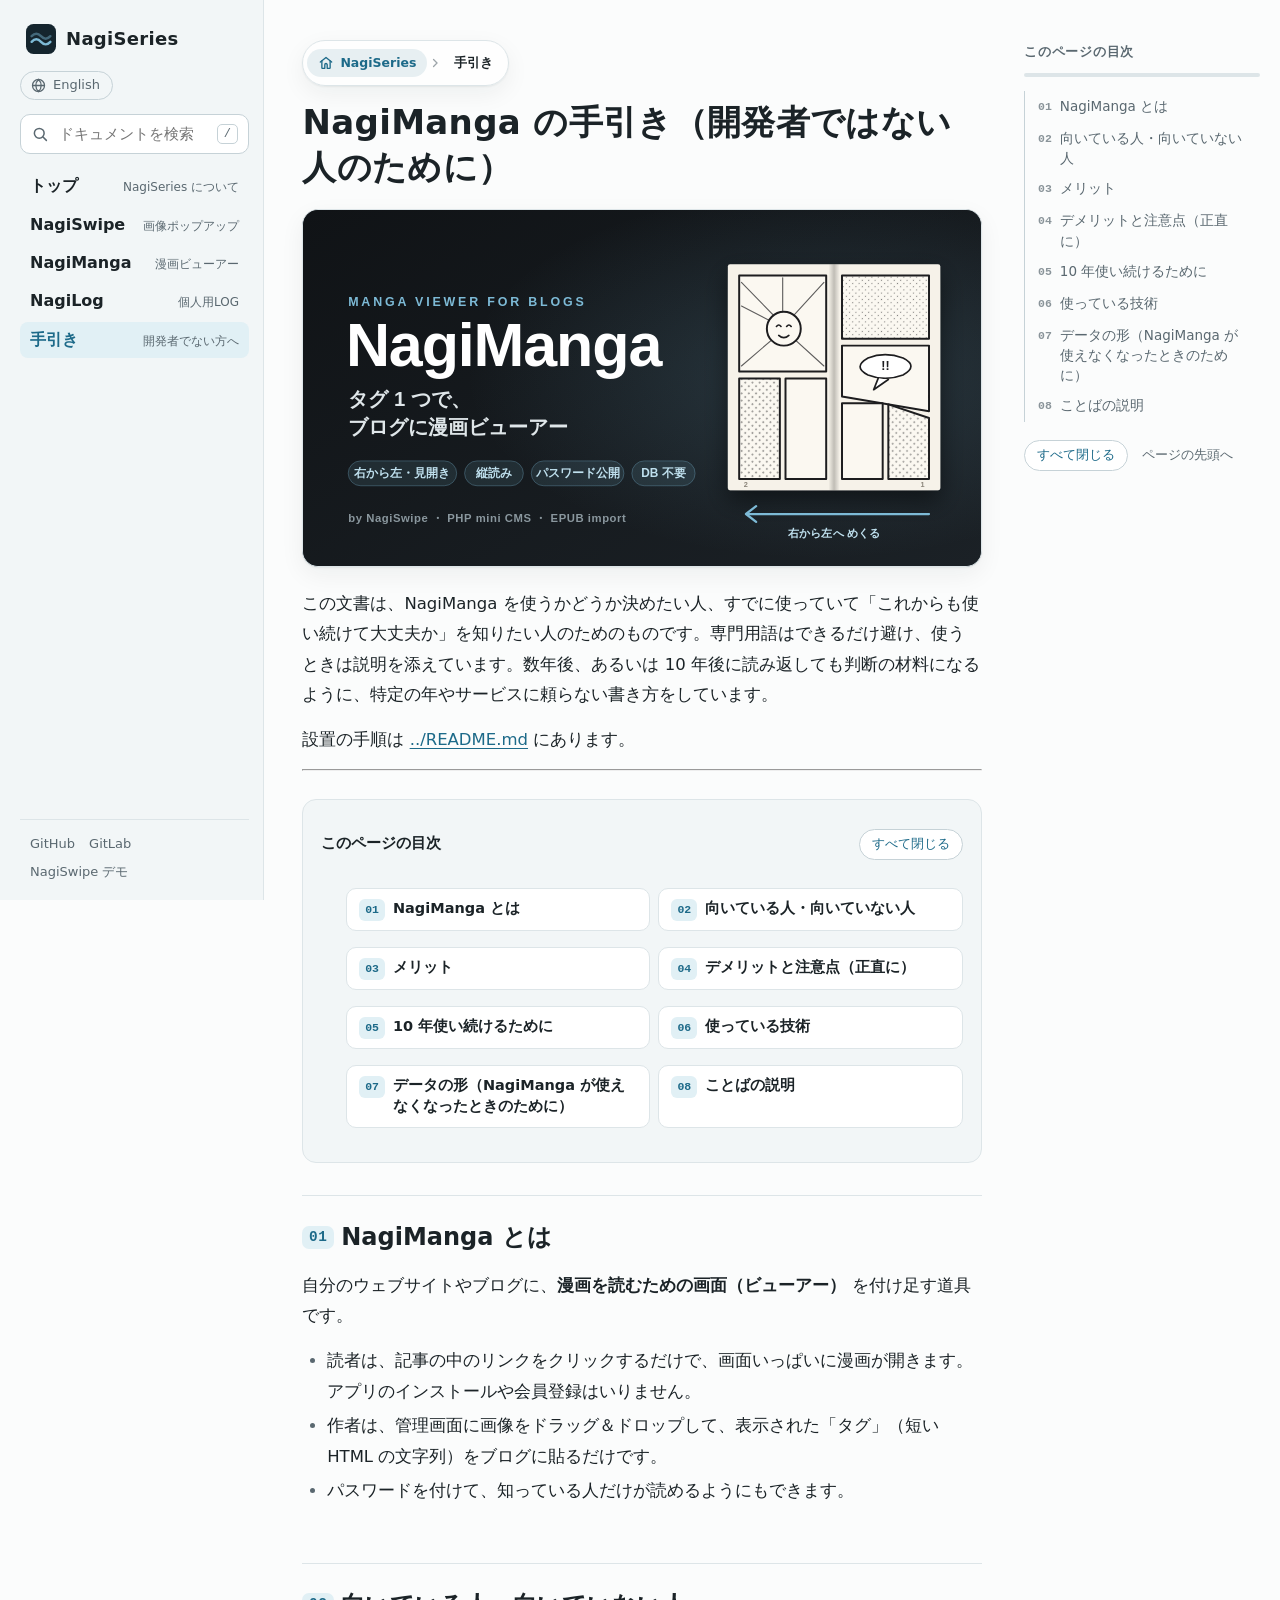
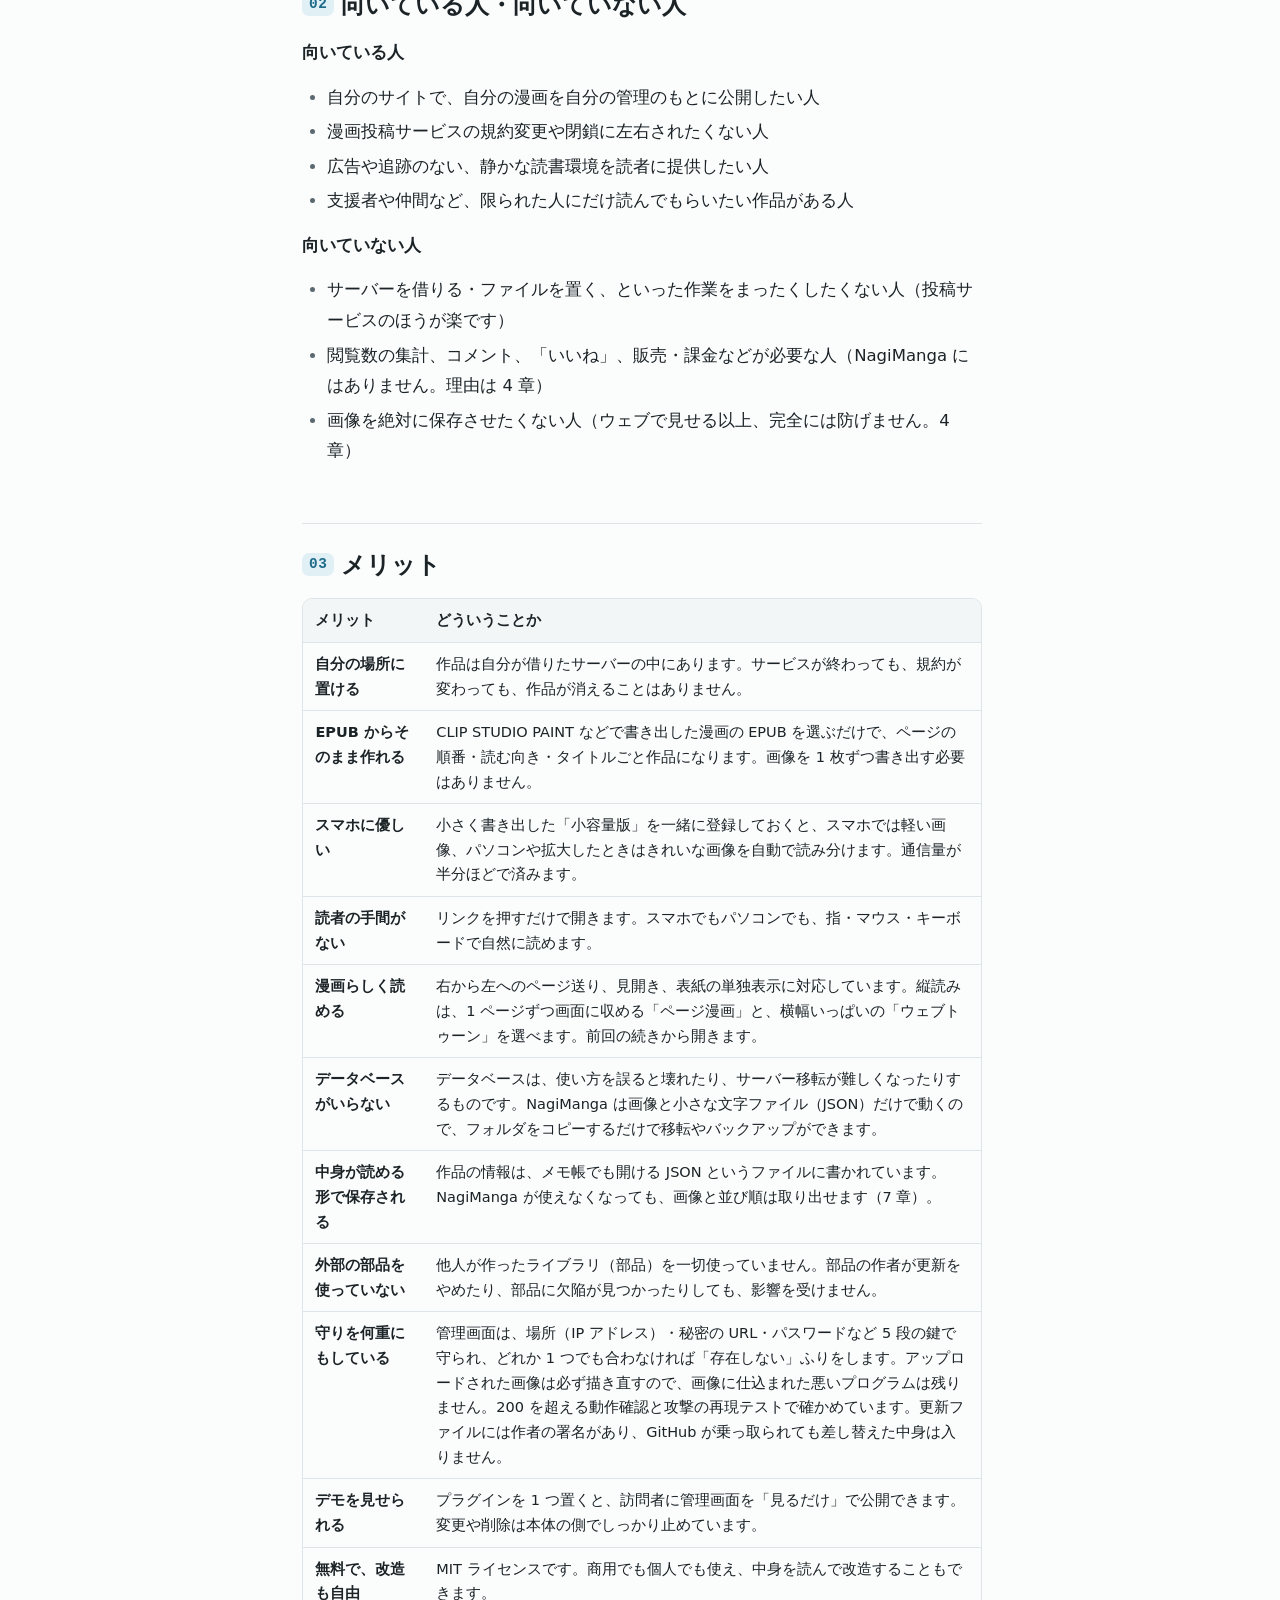
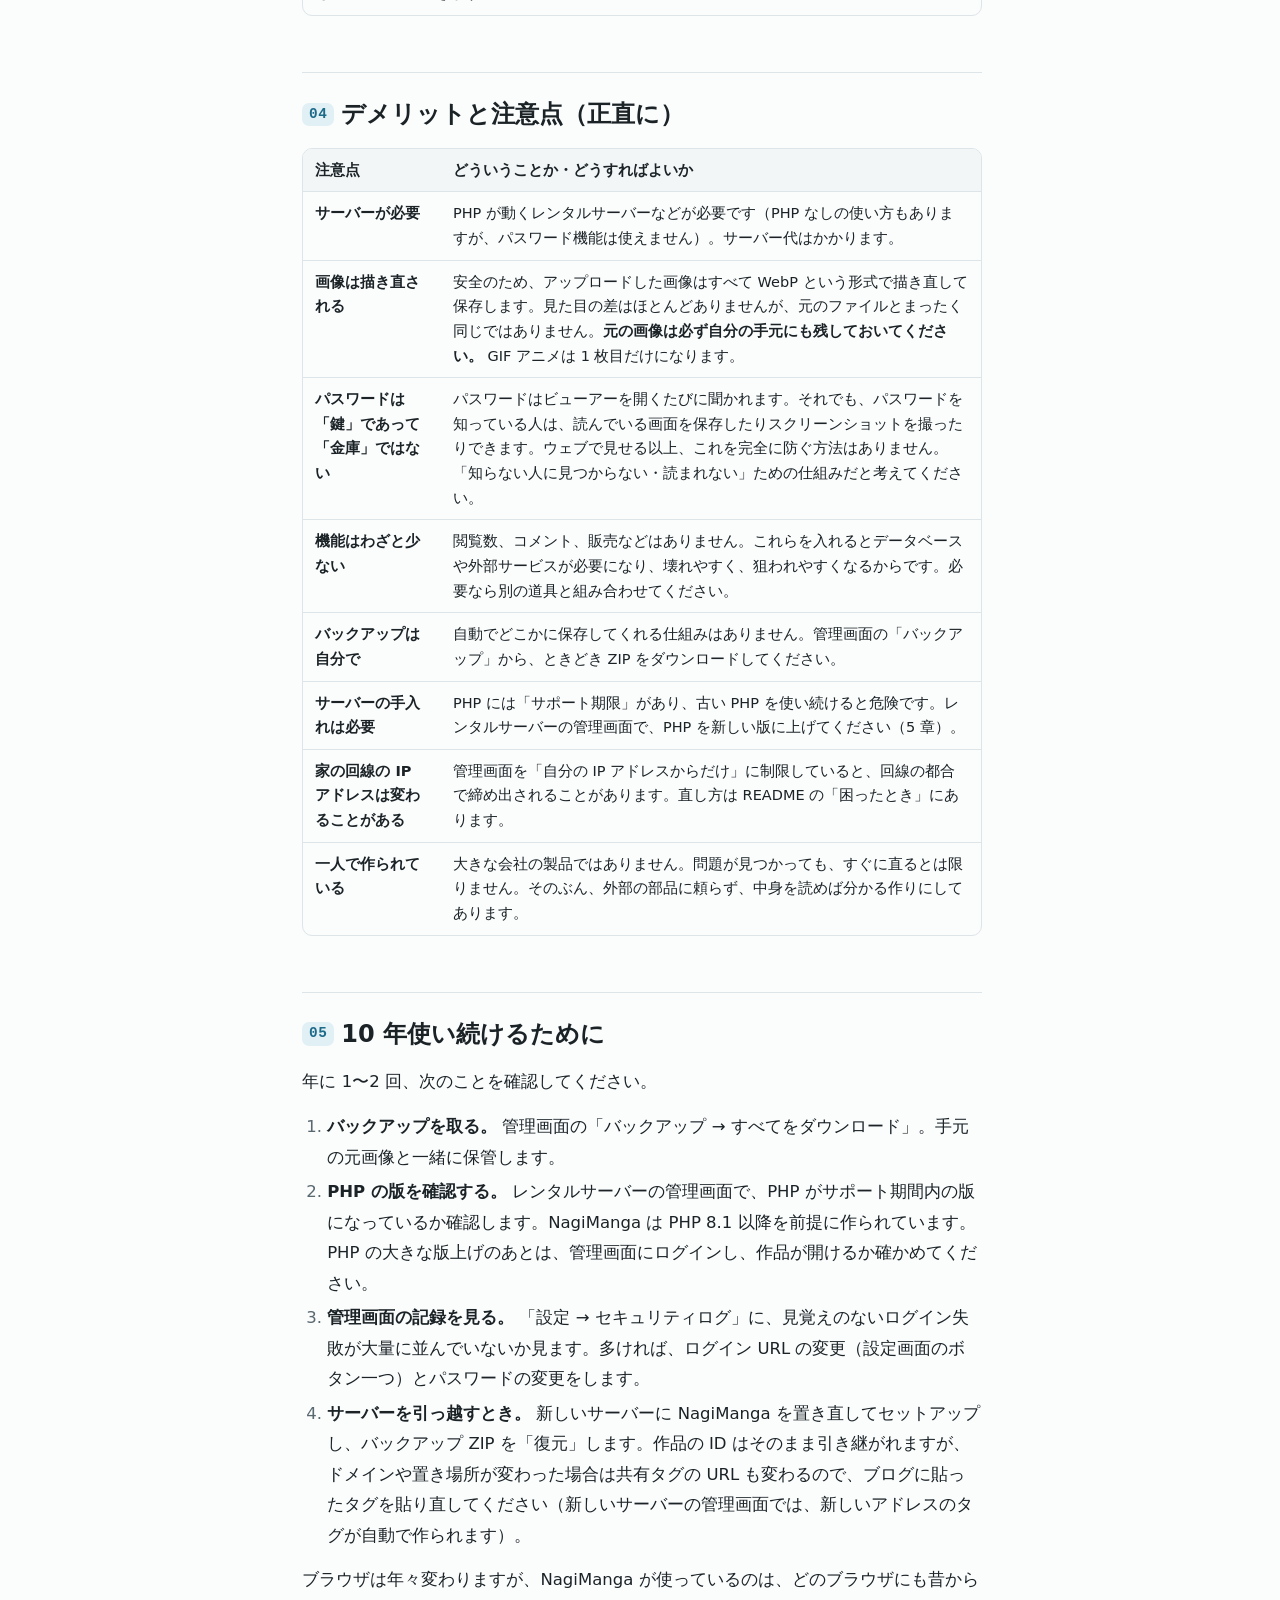
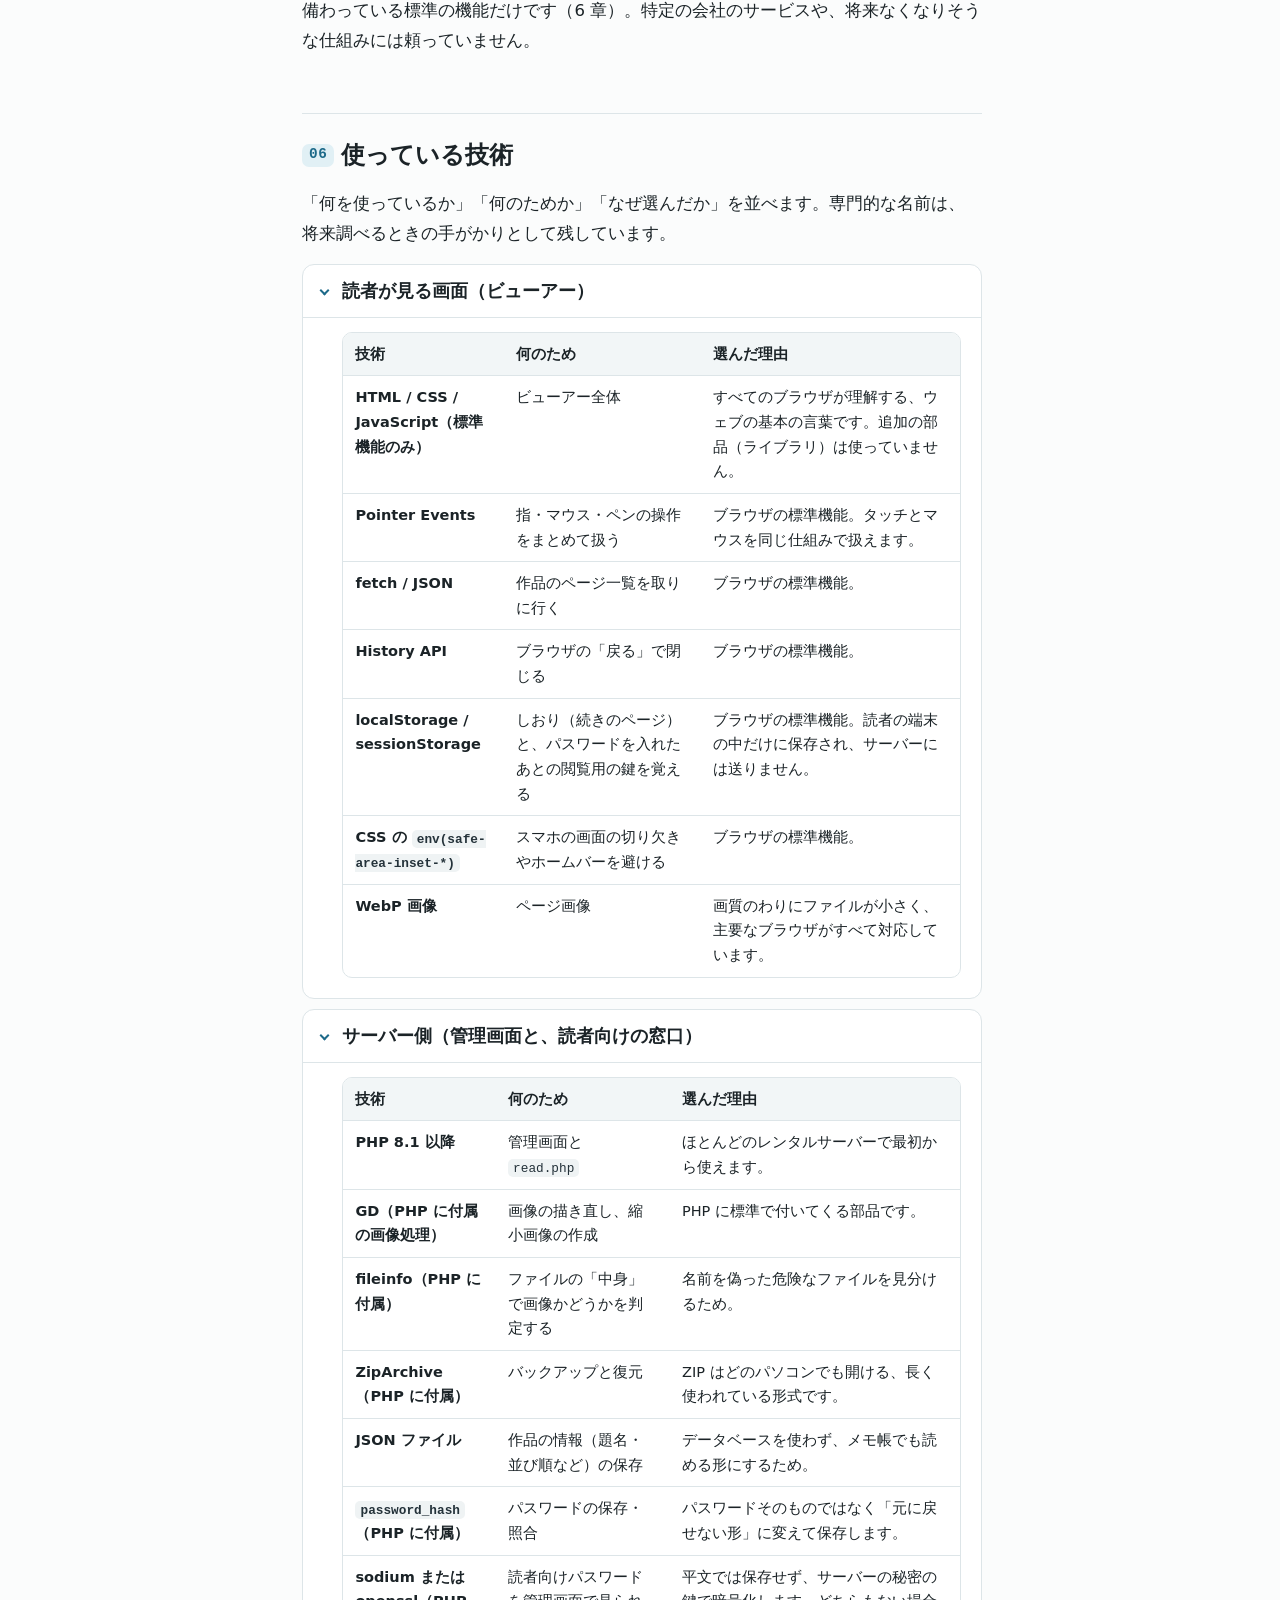
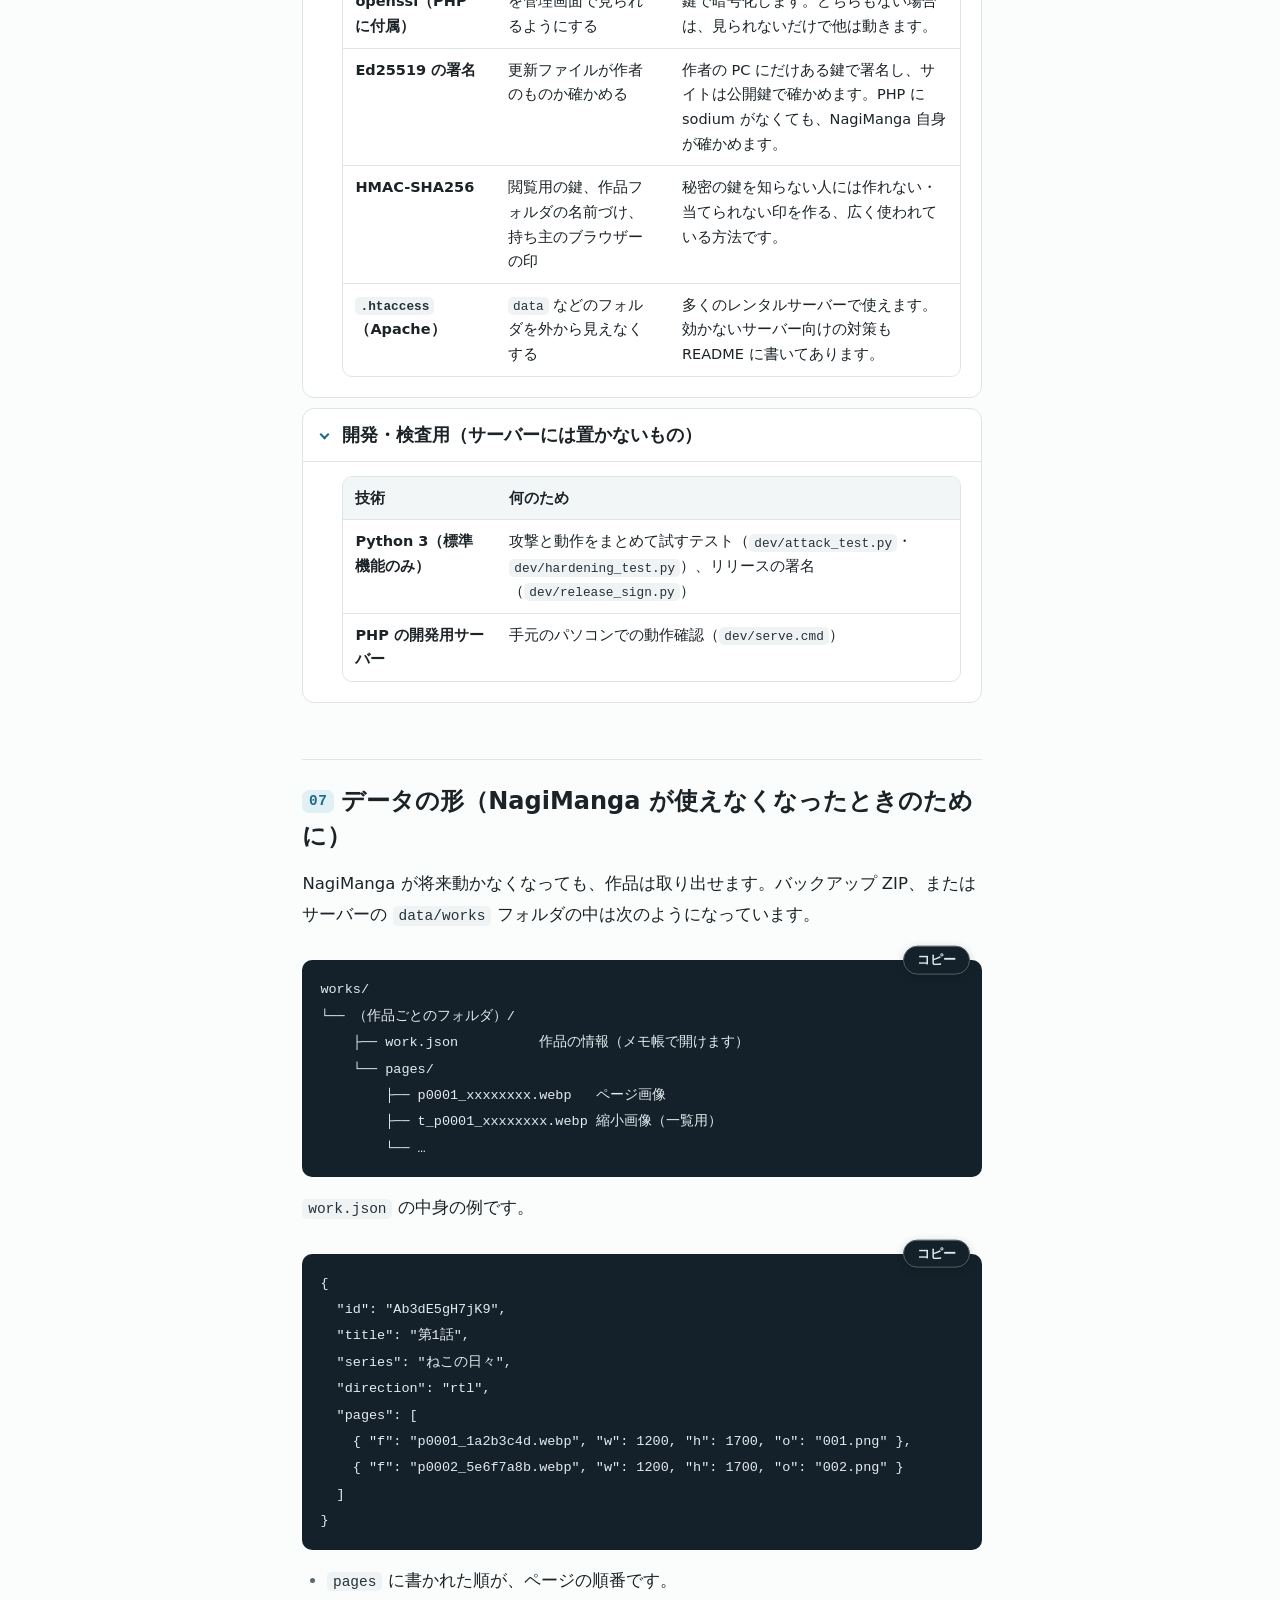
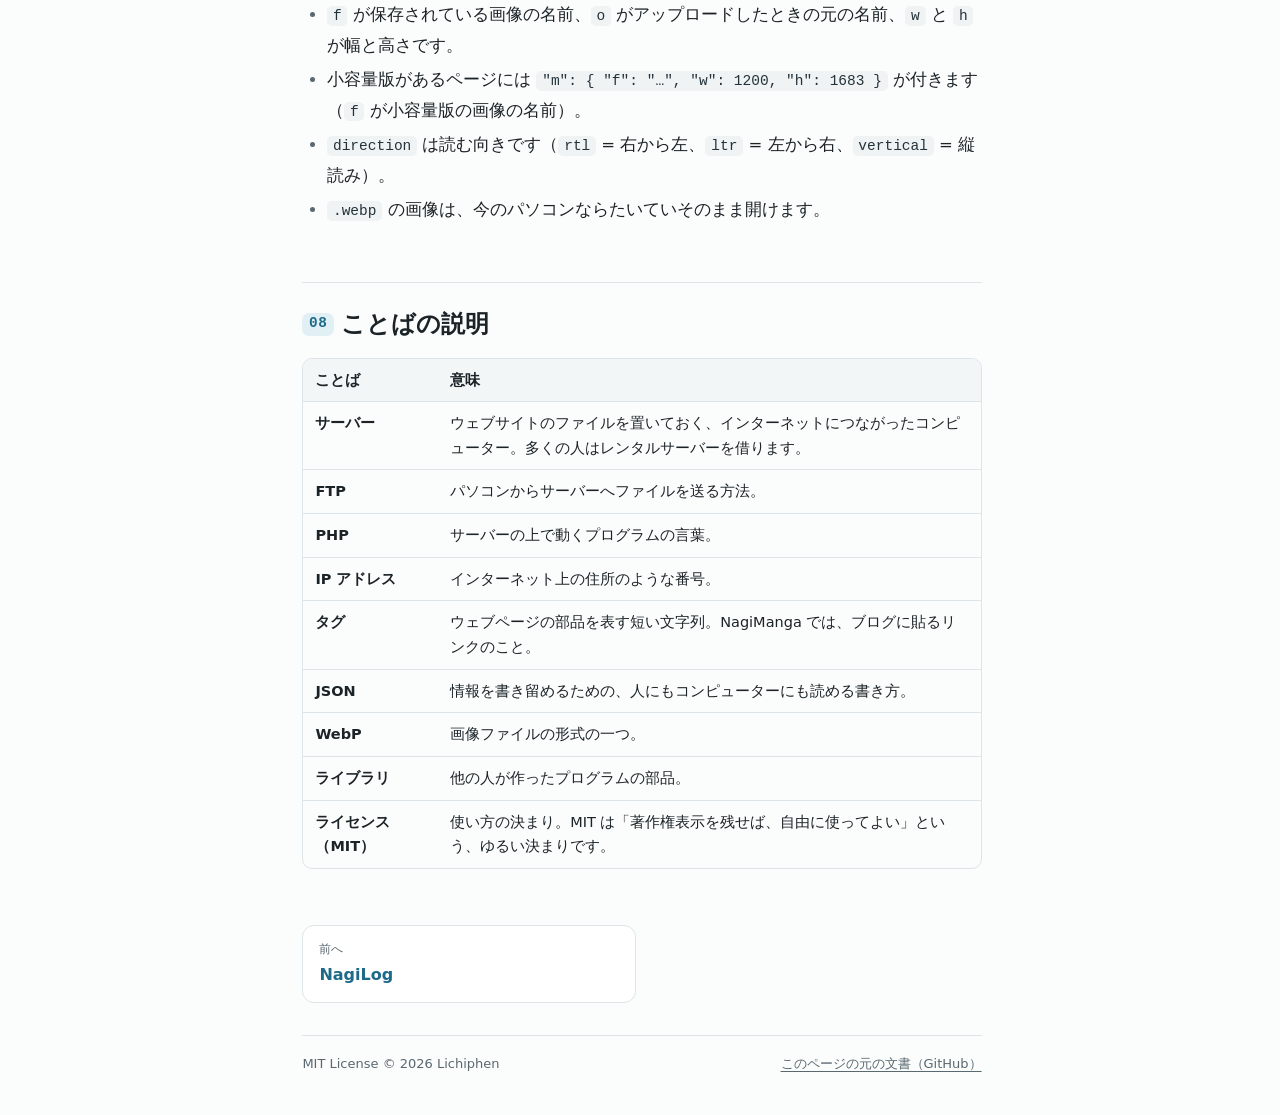
<file: guide.html>
<!DOCTYPE html>
<html lang="ja">
<head>
<meta charset="utf-8">
<meta name="viewport" content="width=device-width, initial-scale=1">
<title>NagiManga の手引き（開発者ではない人のために） | NagiSeries</title>
<meta name="description" content="NagiManga を使うかどうか決めたい人、長く使い続けたい人のための手引き。">
<link rel="canonical" href="https://nagiswipe.pages.dev/guide.html">
<link rel="alternate" hreflang="en" href="https://nagiswipe.pages.dev/guide.en.html">
<link rel="alternate" hreflang="ja" href="https://nagiswipe.pages.dev/guide.html">
<link rel="alternate" hreflang="x-default" href="https://nagiswipe.pages.dev/guide.html">
<meta name="theme-color" content="#fbfcfc" media="(prefers-color-scheme: light)">
<meta name="theme-color" content="#0e1316" media="(prefers-color-scheme: dark)">
<meta property="og:type" content="article">
<meta property="og:site_name" content="NagiSeries">
<meta property="og:locale" content="ja_JP">
<meta property="og:title" content="NagiManga の手引き（開発者ではない人のために） | NagiSeries">
<meta property="og:description" content="NagiManga を使うかどうか決めたい人、長く使い続けたい人のための手引き。">
<meta property="og:url" content="https://nagiswipe.pages.dev/guide.html">
<meta property="og:image" content="https://nagiswipe.pages.dev/img/ogp/nagimanga-ogp.png?v=9cf836eea0">
<meta property="og:image:type" content="image/png">
<meta property="og:image:width" content="1200">
<meta property="og:image:height" content="630">
<meta property="og:image:alt" content="NagiManga の手引き（開発者ではない人のために） | NagiSeries">
<meta name="twitter:card" content="summary_large_image">
<link rel="icon" href="site/favicon.svg?v=526a356933" type="image/svg+xml">
<link rel="stylesheet" href="NagiSwipe-main.css?v=d26583267c">
<link rel="stylesheet" href="site/site.css?v=2a2d81db0b">
<script type="application/ld+json">{"@context": "https://schema.org", "@type": "BreadcrumbList", "itemListElement": [{"@type": "ListItem", "position": 1, "name": "NagiSeries", "item": "https://nagiswipe.pages.dev/"}, {"@type": "ListItem", "position": 2, "name": "手引き", "item": "https://nagiswipe.pages.dev/guide.html"}]}</script>
<script src="NagiSwipe-main.js?v=b15997938f" defer></script>
<script src="site/site.js?v=6bc8dd3f9a" data-index="site/search.json?v=880e1804ec" defer></script>
</head>
<body class="page-guide has-rail">
<div class="read-progress" aria-hidden="true"><span data-progress></span></div>
<a class="skip" href="#main">本文へ移動</a>
<header class="topbar">
<a class="brand" href="index.html"><svg class="brand-mark" viewBox="0 0 32 32" aria-hidden="true"><rect width="32" height="32" rx="8" fill="var(--brand-bg)"/><path d="M6 19c3.3-3.6 6.7-3.6 10 0s6.7 3.6 10 0" fill="none" stroke="var(--brand-wave)" stroke-width="2.6" stroke-linecap="round"/><path d="M6 13c3.3-3.6 6.7-3.6 10 0s6.7 3.6 10 0" fill="none" stroke="var(--brand-wave)" stroke-width="2.6" stroke-linecap="round" opacity=".45"/></svg><span class="brand-name">NagiSeries</span></a>
<span class="topbar-tools"><a class="topbar-btn topbar-lang" href="guide.en.html" hreflang="en" lang="en" title="このページを英語で読む"><svg viewBox="0 0 24 24" aria-hidden="true"><circle cx="12" cy="12" r="8.5" fill="none" stroke="currentColor" stroke-width="1.8"/><path d="M3.5 12h17M12 3.5c2.6 2.4 3.8 5.2 3.8 8.5s-1.2 6.1-3.8 8.5c-2.6-2.4-3.8-5.2-3.8-8.5s1.2-6.1 3.8-8.5Z" fill="none" stroke="currentColor" stroke-width="1.8"/></svg><span>English</span></a>
<button class="topbar-btn" type="button" data-open-menu aria-haspopup="dialog" aria-controls="menu"><svg viewBox="0 0 24 24" aria-hidden="true"><path d="M4 7h16M4 12h16M4 17h10" stroke="currentColor" stroke-width="2" stroke-linecap="round"/></svg><span>目次</span></button></span>
</header>
<div class="layout">
<aside class="sidebar" aria-label="サイドバー">
<a class="brand" href="index.html"><svg class="brand-mark" viewBox="0 0 32 32" aria-hidden="true"><rect width="32" height="32" rx="8" fill="var(--brand-bg)"/><path d="M6 19c3.3-3.6 6.7-3.6 10 0s6.7 3.6 10 0" fill="none" stroke="var(--brand-wave)" stroke-width="2.6" stroke-linecap="round"/><path d="M6 13c3.3-3.6 6.7-3.6 10 0s6.7 3.6 10 0" fill="none" stroke="var(--brand-wave)" stroke-width="2.6" stroke-linecap="round" opacity=".45"/></svg><span class="brand-name">NagiSeries</span></a>
<a class="side-lang" href="guide.en.html" hreflang="en" lang="en" title="このページを英語で読む"><svg viewBox="0 0 24 24" aria-hidden="true"><circle cx="12" cy="12" r="8.5" fill="none" stroke="currentColor" stroke-width="1.8"/><path d="M3.5 12h17M12 3.5c2.6 2.4 3.8 5.2 3.8 8.5s-1.2 6.1-3.8 8.5c-2.6-2.4-3.8-5.2-3.8-8.5s1.2-6.1 3.8-8.5Z" fill="none" stroke="currentColor" stroke-width="1.8"/></svg><span>English</span></a>
<div class="search" data-search-box><label class="search-field"><svg viewBox="0 0 24 24" aria-hidden="true"><circle cx="11" cy="11" r="6.5" fill="none" stroke="currentColor" stroke-width="2"/><path d="m16 16 4.5 4.5" stroke="currentColor" stroke-width="2" stroke-linecap="round"/></svg><input type="search" placeholder="ドキュメントを検索" aria-label="ドキュメントを検索" autocomplete="off" enterkeyhint="search"><kbd class="search-key" aria-hidden="true">/</kbd></label><div class="search-results" role="list" aria-label="検索結果" hidden></div></div>
<nav class="nav" aria-label="ドキュメント"><ul class="nav-list"><li class="nav-item"><a class="nav-link" href="index.html"><span class="nav-name">トップ</span><span class="nav-sub">NagiSeries について</span></a></li><li class="nav-item"><a class="nav-link" href="nagiswipe.html"><span class="nav-name">NagiSwipe</span><span class="nav-sub">画像ポップアップ</span></a></li><li class="nav-item"><a class="nav-link" href="nagimanga.html"><span class="nav-name">NagiManga</span><span class="nav-sub">漫画ビューアー</span></a></li><li class="nav-item"><a class="nav-link" href="nagilog.html"><span class="nav-name">NagiLog</span><span class="nav-sub">個人用LOG</span></a></li><li class="nav-item is-current"><a class="nav-link" href="guide.html" aria-current="page"><span class="nav-name">手引き</span><span class="nav-sub">開発者でない方へ</span></a><ol class="nav-toc"><li><a href="#1-nagimanga-とは" data-id="1-nagimanga-とは">NagiManga とは</a></li><li><a href="#2-向いている人向いていない人" data-id="2-向いている人向いていない人">向いている人・向いていない人</a></li><li><a href="#3-メリット" data-id="3-メリット">メリット</a></li><li><a href="#4-デメリットと注意点正直に" data-id="4-デメリットと注意点正直に">デメリットと注意点（正直に）</a></li><li><a href="#5-10-年使い続けるために" data-id="5-10-年使い続けるために">10 年使い続けるために</a></li><li><a href="#6-使っている技術" data-id="6-使っている技術">使っている技術</a><ol><li><a href="#読者が見る画面ビューアー" data-id="読者が見る画面ビューアー">読者が見る画面（ビューアー）</a></li><li><a href="#サーバー側管理画面と読者向けの窓口" data-id="サーバー側管理画面と読者向けの窓口">サーバー側（管理画面と、読者向けの窓口）</a></li><li><a href="#開発検査用サーバーには置かないもの" data-id="開発検査用サーバーには置かないもの">開発・検査用（サーバーには置かないもの）</a></li></ol></li><li><a href="#7-データの形nagimanga-が使えなくなったときのために" data-id="7-データの形nagimanga-が使えなくなったときのために">データの形（NagiManga が使えなくなったときのために）</a></li><li><a href="#8-ことばの説明" data-id="8-ことばの説明">ことばの説明</a></li></ol></li></ul></nav>
<p class="side-foot"><a class="ext" href="https://github.com/Lichiphen/NagiSwipe">GitHub</a><a class="ext" href="https://gitlab.com/lichiphen/nagiswipe">GitLab</a><a href="demo.html">NagiSwipe デモ</a></p>
</aside>
<main id="main" class="main">
<article class="doc">
<nav class="breadcrumb" aria-label="パンくずリスト"><ol><li><a class="crumb" href="index.html"><svg class="crumb-home" viewBox="0 0 24 24" aria-hidden="true" focusable="false"><path d="M3.5 10.6 12 3.8l8.5 6.8"/><path d="M5.8 9v10.2a.8.8 0 0 0 .8.8h3.6v-5.4a1.8 1.8 0 0 1 3.6 0V20h3.6a.8.8 0 0 0 .8-.8V9"/></svg><span>NagiSeries</span></a></li><li aria-current="page"><svg class="crumb-sep" viewBox="0 0 24 24" aria-hidden="true" focusable="false"><path d="m9.5 6 6 6-6 6"/></svg><span class="crumb"><span>手引き</span></span></li></ol></nav>
<h1 class="doc-title"><span>NagiManga の手引き（開発者ではない人のために）</span></h1>
<figure class="doc-hero"><img src="img/ogp/nagimanga-ogp.svg?v=01d339b330" alt="" width="1200" height="630" decoding="async" fetchpriority="high"></figure><div class="lead"><p>この文書は、NagiManga を使うかどうか決めたい人、すでに使っていて「これからも使い続けて大丈夫か」を知りたい人のためのものです。専門用語はできるだけ避け、使うときは説明を添えています。数年後、あるいは 10 年後に読み返しても判断の材料になるように、特定の年やサービスに頼らない書き方をしています。</p>
<p>設置の手順は <a href="nagimanga.html">../README.md</a> にあります。</p>
<hr></div>
<nav class="toc-inline" aria-labelledby="toc-title-guide"><div class="toc-head"><p class="toc-title" id="toc-title-guide">このページの目次</p><button class="fold-all" type="button" data-fold-all data-open="すべて開く" data-close="すべて閉じる">すべて閉じる</button></div><ol class="toc-list"><li><a href="#1-nagimanga-とは" data-id="1-nagimanga-とは">NagiManga とは</a></li><li><a href="#2-向いている人向いていない人" data-id="2-向いている人向いていない人">向いている人・向いていない人</a></li><li><a href="#3-メリット" data-id="3-メリット">メリット</a></li><li><a href="#4-デメリットと注意点正直に" data-id="4-デメリットと注意点正直に">デメリットと注意点（正直に）</a></li><li><a href="#5-10-年使い続けるために" data-id="5-10-年使い続けるために">10 年使い続けるために</a></li><li><a href="#6-使っている技術" data-id="6-使っている技術">使っている技術</a><ol><li><a href="#読者が見る画面ビューアー" data-id="読者が見る画面ビューアー">読者が見る画面（ビューアー）</a></li><li><a href="#サーバー側管理画面と読者向けの窓口" data-id="サーバー側管理画面と読者向けの窓口">サーバー側（管理画面と、読者向けの窓口）</a></li><li><a href="#開発検査用サーバーには置かないもの" data-id="開発検査用サーバーには置かないもの">開発・検査用（サーバーには置かないもの）</a></li></ol></li><li><a href="#7-データの形nagimanga-が使えなくなったときのために" data-id="7-データの形nagimanga-が使えなくなったときのために">データの形（NagiManga が使えなくなったときのために）</a></li><li><a href="#8-ことばの説明" data-id="8-ことばの説明">ことばの説明</a></li></ol></nav>
<div class="doc-body">
<h2 id="1-nagimanga-とは"><span class="ch-num" aria-hidden="true">01</span>NagiManga とは<a class="anchor" href="#1-nagimanga-とは" aria-label="この見出しへのリンク">#</a></h2>
<p>自分のウェブサイトやブログに、<strong>漫画を読むための画面（ビューアー）</strong> を付け足す道具です。</p>
<ul><li>読者は、記事の中のリンクをクリックするだけで、画面いっぱいに漫画が開きます。アプリのインストールや会員登録はいりません。</li><li>作者は、管理画面に画像をドラッグ＆ドロップして、表示された「タグ」（短い HTML の文字列）をブログに貼るだけです。</li><li>パスワードを付けて、知っている人だけが読めるようにもできます。</li></ul>
<h2 id="2-向いている人向いていない人"><span class="ch-num" aria-hidden="true">02</span>向いている人・向いていない人<a class="anchor" href="#2-向いている人向いていない人" aria-label="この見出しへのリンク">#</a></h2>
<p><strong>向いている人</strong></p>
<ul><li>自分のサイトで、自分の漫画を自分の管理のもとに公開したい人</li><li>漫画投稿サービスの規約変更や閉鎖に左右されたくない人</li><li>広告や追跡のない、静かな読書環境を読者に提供したい人</li><li>支援者や仲間など、限られた人にだけ読んでもらいたい作品がある人</li></ul>
<p><strong>向いていない人</strong></p>
<ul><li>サーバーを借りる・ファイルを置く、といった作業をまったくしたくない人（投稿サービスのほうが楽です）</li><li>閲覧数の集計、コメント、「いいね」、販売・課金などが必要な人（NagiManga にはありません。理由は 4 章）</li><li>画像を絶対に保存させたくない人（ウェブで見せる以上、完全には防げません。4 章）</li></ul>
<h2 id="3-メリット"><span class="ch-num" aria-hidden="true">03</span>メリット<a class="anchor" href="#3-メリット" aria-label="この見出しへのリンク">#</a></h2>
<div class="table-wrap"><table><thead><tr><th>メリット</th><th>どういうことか</th></tr></thead><tbody><tr><td><strong>自分の場所に置ける</strong></td><td>作品は自分が借りたサーバーの中にあります。サービスが終わっても、規約が変わっても、作品が消えることはありません。</td></tr><tr><td><strong>EPUB からそのまま作れる</strong></td><td>CLIP STUDIO PAINT などで書き出した漫画の EPUB を選ぶだけで、ページの順番・読む向き・タイトルごと作品になります。画像を 1 枚ずつ書き出す必要はありません。</td></tr><tr><td><strong>スマホに優しい</strong></td><td>小さく書き出した「小容量版」を一緒に登録しておくと、スマホでは軽い画像、パソコンや拡大したときはきれいな画像を自動で読み分けます。通信量が半分ほどで済みます。</td></tr><tr><td><strong>読者の手間がない</strong></td><td>リンクを押すだけで開きます。スマホでもパソコンでも、指・マウス・キーボードで自然に読めます。</td></tr><tr><td><strong>漫画らしく読める</strong></td><td>右から左へのページ送り、見開き、表紙の単独表示に対応しています。縦読みは、1 ページずつ画面に収める「ページ漫画」と、横幅いっぱいの「ウェブトゥーン」を選べます。前回の続きから開きます。</td></tr><tr><td><strong>データベースがいらない</strong></td><td>データベースは、使い方を誤ると壊れたり、サーバー移転が難しくなったりするものです。NagiManga は画像と小さな文字ファイル（JSON）だけで動くので、フォルダをコピーするだけで移転やバックアップができます。</td></tr><tr><td><strong>中身が読める形で保存される</strong></td><td>作品の情報は、メモ帳でも開ける JSON というファイルに書かれています。NagiManga が使えなくなっても、画像と並び順は取り出せます（7 章）。</td></tr><tr><td><strong>外部の部品を使っていない</strong></td><td>他人が作ったライブラリ（部品）を一切使っていません。部品の作者が更新をやめたり、部品に欠陥が見つかったりしても、影響を受けません。</td></tr><tr><td><strong>守りを何重にもしている</strong></td><td>管理画面は、場所（IP アドレス）・秘密の URL・パスワードなど 5 段の鍵で守られ、どれか 1 つでも合わなければ「存在しない」ふりをします。アップロードされた画像は必ず描き直すので、画像に仕込まれた悪いプログラムは残りません。200 を超える動作確認と攻撃の再現テストで確かめています。更新ファイルには作者の署名があり、GitHub が乗っ取られても差し替えた中身は入りません。</td></tr><tr><td><strong>デモを見せられる</strong></td><td>プラグインを 1 つ置くと、訪問者に管理画面を「見るだけ」で公開できます。変更や削除は本体の側でしっかり止めています。</td></tr><tr><td><strong>無料で、改造も自由</strong></td><td>MIT ライセンスです。商用でも個人でも使え、中身を読んで改造することもできます。</td></tr></tbody></table></div>
<h2 id="4-デメリットと注意点正直に"><span class="ch-num" aria-hidden="true">04</span>デメリットと注意点（正直に）<a class="anchor" href="#4-デメリットと注意点正直に" aria-label="この見出しへのリンク">#</a></h2>
<div class="table-wrap"><table><thead><tr><th>注意点</th><th>どういうことか・どうすればよいか</th></tr></thead><tbody><tr><td><strong>サーバーが必要</strong></td><td>PHP が動くレンタルサーバーなどが必要です（PHP なしの使い方もありますが、パスワード機能は使えません）。サーバー代はかかります。</td></tr><tr><td><strong>画像は描き直される</strong></td><td>安全のため、アップロードした画像はすべて WebP という形式で描き直して保存します。見た目の差はほとんどありませんが、元のファイルとまったく同じではありません。<strong>元の画像は必ず自分の手元にも残しておいてください。</strong> GIF アニメは 1 枚目だけになります。</td></tr><tr><td><strong>パスワードは「鍵」であって「金庫」ではない</strong></td><td>パスワードはビューアーを開くたびに聞かれます。それでも、パスワードを知っている人は、読んでいる画面を保存したりスクリーンショットを撮ったりできます。ウェブで見せる以上、これを完全に防ぐ方法はありません。「知らない人に見つからない・読まれない」ための仕組みだと考えてください。</td></tr><tr><td><strong>機能はわざと少ない</strong></td><td>閲覧数、コメント、販売などはありません。これらを入れるとデータベースや外部サービスが必要になり、壊れやすく、狙われやすくなるからです。必要なら別の道具と組み合わせてください。</td></tr><tr><td><strong>バックアップは自分で</strong></td><td>自動でどこかに保存してくれる仕組みはありません。管理画面の「バックアップ」から、ときどき ZIP をダウンロードしてください。</td></tr><tr><td><strong>サーバーの手入れは必要</strong></td><td>PHP には「サポート期限」があり、古い PHP を使い続けると危険です。レンタルサーバーの管理画面で、PHP を新しい版に上げてください（5 章）。</td></tr><tr><td><strong>家の回線の IP アドレスは変わることがある</strong></td><td>管理画面を「自分の IP アドレスからだけ」に制限していると、回線の都合で締め出されることがあります。直し方は README の「困ったとき」にあります。</td></tr><tr><td><strong>一人で作られている</strong></td><td>大きな会社の製品ではありません。問題が見つかっても、すぐに直るとは限りません。そのぶん、外部の部品に頼らず、中身を読めば分かる作りにしてあります。</td></tr></tbody></table></div>
<h2 id="5-10-年使い続けるために"><span class="ch-num" aria-hidden="true">05</span>10 年使い続けるために<a class="anchor" href="#5-10-年使い続けるために" aria-label="この見出しへのリンク">#</a></h2>
<p>年に 1〜2 回、次のことを確認してください。</p>
<ol><li><strong>バックアップを取る。</strong> 管理画面の「バックアップ → すべてをダウンロード」。手元の元画像と一緒に保管します。</li><li><strong>PHP の版を確認する。</strong> レンタルサーバーの管理画面で、PHP がサポート期間内の版になっているか確認します。NagiManga は PHP 8.1 以降を前提に作られています。PHP の大きな版上げのあとは、管理画面にログインし、作品が開けるか確かめてください。</li><li><strong>管理画面の記録を見る。</strong> 「設定 → セキュリティログ」に、見覚えのないログイン失敗が大量に並んでいないか見ます。多ければ、ログイン URL の変更（設定画面のボタン一つ）とパスワードの変更をします。</li><li><strong>サーバーを引っ越すとき。</strong> 新しいサーバーに NagiManga を置き直してセットアップし、バックアップ ZIP を「復元」します。作品の ID はそのまま引き継がれますが、ドメインや置き場所が変わった場合は共有タグの URL も変わるので、ブログに貼ったタグを貼り直してください（新しいサーバーの管理画面では、新しいアドレスのタグが自動で作られます）。</li></ol>
<p>ブラウザは年々変わりますが、NagiManga が使っているのは、どのブラウザにも昔から備わっている標準の機能だけです（6 章）。特定の会社のサービスや、将来なくなりそうな仕組みには頼っていません。</p>
<h2 id="6-使っている技術"><span class="ch-num" aria-hidden="true">06</span>使っている技術<a class="anchor" href="#6-使っている技術" aria-label="この見出しへのリンク">#</a></h2>
<p>「何を使っているか」「何のためか」「なぜ選んだか」を並べます。専門的な名前は、将来調べるときの手がかりとして残しています。</p>
<details class="sec" open><summary><h3 id="読者が見る画面ビューアー">読者が見る画面（ビューアー）<a class="anchor" href="#読者が見る画面ビューアー" aria-label="この見出しへのリンク">#</a></h3></summary><div class="sec-body">
<div class="table-wrap"><table><thead><tr><th>技術</th><th>何のため</th><th>選んだ理由</th></tr></thead><tbody><tr><td>HTML / CSS / JavaScript（標準機能のみ）</td><td>ビューアー全体</td><td>すべてのブラウザが理解する、ウェブの基本の言葉です。追加の部品（ライブラリ）は使っていません。</td></tr><tr><td>Pointer Events</td><td>指・マウス・ペンの操作をまとめて扱う</td><td>ブラウザの標準機能。タッチとマウスを同じ仕組みで扱えます。</td></tr><tr><td>fetch / JSON</td><td>作品のページ一覧を取りに行く</td><td>ブラウザの標準機能。</td></tr><tr><td>History API</td><td>ブラウザの「戻る」で閉じる</td><td>ブラウザの標準機能。</td></tr><tr><td>localStorage / sessionStorage</td><td>しおり（続きのページ）と、パスワードを入れたあとの閲覧用の鍵を覚える</td><td>ブラウザの標準機能。読者の端末の中だけに保存され、サーバーには送りません。</td></tr><tr><td>CSS の <code>env(safe-area-inset-*)</code></td><td>スマホの画面の切り欠きやホームバーを避ける</td><td>ブラウザの標準機能。</td></tr><tr><td>WebP 画像</td><td>ページ画像</td><td>画質のわりにファイルが小さく、主要なブラウザがすべて対応しています。</td></tr></tbody></table></div>
</div></details><details class="sec" open><summary><h3 id="サーバー側管理画面と読者向けの窓口">サーバー側（管理画面と、読者向けの窓口）<a class="anchor" href="#サーバー側管理画面と読者向けの窓口" aria-label="この見出しへのリンク">#</a></h3></summary><div class="sec-body">
<div class="table-wrap"><table><thead><tr><th>技術</th><th>何のため</th><th>選んだ理由</th></tr></thead><tbody><tr><td>PHP 8.1 以降</td><td>管理画面と <code>read.php</code></td><td>ほとんどのレンタルサーバーで最初から使えます。</td></tr><tr><td>GD（PHP に付属の画像処理）</td><td>画像の描き直し、縮小画像の作成</td><td>PHP に標準で付いてくる部品です。</td></tr><tr><td>fileinfo（PHP に付属）</td><td>ファイルの「中身」で画像かどうかを判定する</td><td>名前を偽った危険なファイルを見分けるため。</td></tr><tr><td>ZipArchive（PHP に付属）</td><td>バックアップと復元</td><td>ZIP はどのパソコンでも開ける、長く使われている形式です。</td></tr><tr><td>JSON ファイル</td><td>作品の情報（題名・並び順など）の保存</td><td>データベースを使わず、メモ帳でも読める形にするため。</td></tr><tr><td><code>password_hash</code>（PHP に付属）</td><td>パスワードの保存・照合</td><td>パスワードそのものではなく「元に戻せない形」に変えて保存します。</td></tr><tr><td>sodium または openssl（PHP に付属）</td><td>読者向けパスワードを管理画面で見られるようにする</td><td>平文では保存せず、サーバーの秘密の鍵で暗号化します。どちらもない場合は、見られないだけで他は動きます。</td></tr><tr><td>Ed25519 の署名</td><td>更新ファイルが作者のものか確かめる</td><td>作者の PC にだけある鍵で署名し、サイトは公開鍵で確かめます。PHP に sodium がなくても、NagiManga 自身が確かめます。</td></tr><tr><td>HMAC-SHA256</td><td>閲覧用の鍵、作品フォルダの名前づけ、持ち主のブラウザーの印</td><td>秘密の鍵を知らない人には作れない・当てられない印を作る、広く使われている方法です。</td></tr><tr><td><code>.htaccess</code>（Apache）</td><td><code>data</code> などのフォルダを外から見えなくする</td><td>多くのレンタルサーバーで使えます。効かないサーバー向けの対策も README に書いてあります。</td></tr></tbody></table></div>
</div></details><details class="sec" open><summary><h3 id="開発検査用サーバーには置かないもの">開発・検査用（サーバーには置かないもの）<a class="anchor" href="#開発検査用サーバーには置かないもの" aria-label="この見出しへのリンク">#</a></h3></summary><div class="sec-body">
<div class="table-wrap"><table><thead><tr><th>技術</th><th>何のため</th></tr></thead><tbody><tr><td>Python 3（標準機能のみ）</td><td>攻撃と動作をまとめて試すテスト（<code>dev/attack_test.py</code>・<code>dev/hardening_test.py</code>）、リリースの署名（<code>dev/release_sign.py</code>）</td></tr><tr><td>PHP の開発用サーバー</td><td>手元のパソコンでの動作確認（<code>dev/serve.cmd</code>）</td></tr></tbody></table></div>
</div></details><h2 id="7-データの形nagimanga-が使えなくなったときのために"><span class="ch-num" aria-hidden="true">07</span>データの形（NagiManga が使えなくなったときのために）<a class="anchor" href="#7-データの形nagimanga-が使えなくなったときのために" aria-label="この見出しへのリンク">#</a></h2>
<p>NagiManga が将来動かなくなっても、作品は取り出せます。バックアップ ZIP、またはサーバーの <code>data/works</code> フォルダの中は次のようになっています。</p>
<pre><code>works/
└── （作品ごとのフォルダ）/
    ├── work.json          作品の情報（メモ帳で開けます）
    └── pages/
        ├── p0001_xxxxxxxx.webp   ページ画像
        ├── t_p0001_xxxxxxxx.webp 縮小画像（一覧用）
        └── …</code></pre>
<p><code>work.json</code> の中身の例です。</p>
<pre><code class="language-json">{
  &quot;id&quot;: &quot;Ab3dE5gH7jK9&quot;,
  &quot;title&quot;: &quot;第1話&quot;,
  &quot;series&quot;: &quot;ねこの日々&quot;,
  &quot;direction&quot;: &quot;rtl&quot;,
  &quot;pages&quot;: [
    { &quot;f&quot;: &quot;p0001_1a2b3c4d.webp&quot;, &quot;w&quot;: 1200, &quot;h&quot;: 1700, &quot;o&quot;: &quot;001.png&quot; },
    { &quot;f&quot;: &quot;p0002_5e6f7a8b.webp&quot;, &quot;w&quot;: 1200, &quot;h&quot;: 1700, &quot;o&quot;: &quot;002.png&quot; }
  ]
}</code></pre>
<ul><li><code>pages</code> に書かれた順が、ページの順番です。</li><li><code>f</code> が保存されている画像の名前、<code>o</code> がアップロードしたときの元の名前、<code>w</code> と <code>h</code> が幅と高さです。</li><li>小容量版があるページには <code>&quot;m&quot;: { &quot;f&quot;: &quot;…&quot;, &quot;w&quot;: 1200, &quot;h&quot;: 1683 }</code> が付きます（<code>f</code> が小容量版の画像の名前）。</li><li><code>direction</code> は読む向きです（<code>rtl</code> = 右から左、<code>ltr</code> = 左から右、<code>vertical</code> = 縦読み）。</li><li><code>.webp</code> の画像は、今のパソコンならたいていそのまま開けます。</li></ul>
<h2 id="8-ことばの説明"><span class="ch-num" aria-hidden="true">08</span>ことばの説明<a class="anchor" href="#8-ことばの説明" aria-label="この見出しへのリンク">#</a></h2>
<div class="table-wrap"><table><thead><tr><th>ことば</th><th>意味</th></tr></thead><tbody><tr><td>サーバー</td><td>ウェブサイトのファイルを置いておく、インターネットにつながったコンピューター。多くの人はレンタルサーバーを借ります。</td></tr><tr><td>FTP</td><td>パソコンからサーバーへファイルを送る方法。</td></tr><tr><td>PHP</td><td>サーバーの上で動くプログラムの言葉。</td></tr><tr><td>IP アドレス</td><td>インターネット上の住所のような番号。</td></tr><tr><td>タグ</td><td>ウェブページの部品を表す短い文字列。NagiManga では、ブログに貼るリンクのこと。</td></tr><tr><td>JSON</td><td>情報を書き留めるための、人にもコンピューターにも読める書き方。</td></tr><tr><td>WebP</td><td>画像ファイルの形式の一つ。</td></tr><tr><td>ライブラリ</td><td>他の人が作ったプログラムの部品。</td></tr><tr><td>ライセンス（MIT）</td><td>使い方の決まり。MIT は「著作権表示を残せば、自由に使ってよい」という、ゆるい決まりです。</td></tr></tbody></table></div>
</div>
</article>
<nav class="pager" aria-label="ページ送り"><a class="pager-prev" href="nagilog.html"><span>前へ</span>NagiLog</a><span></span></nav>
<footer class="foot"><p>MIT License © 2026 Lichiphen</p><p><a class="ext" href="https://github.com/Lichiphen/NagiSwipe/blob/main/manga/docs/overview.md">このページの元の文書（GitHub）</a></p></footer>
</main>
<aside class="rail" aria-labelledby="rail-title"><div class="rail-inner"><p class="rail-title" id="rail-title">このページの目次</p><div class="rail-progress" aria-hidden="true"><span data-progress></span></div><nav aria-labelledby="rail-title"><ol class="rail-toc"><li><a href="#1-nagimanga-とは" data-id="1-nagimanga-とは">NagiManga とは</a></li><li><a href="#2-向いている人向いていない人" data-id="2-向いている人向いていない人">向いている人・向いていない人</a></li><li><a href="#3-メリット" data-id="3-メリット">メリット</a></li><li><a href="#4-デメリットと注意点正直に" data-id="4-デメリットと注意点正直に">デメリットと注意点（正直に）</a></li><li><a href="#5-10-年使い続けるために" data-id="5-10-年使い続けるために">10 年使い続けるために</a></li><li><a href="#6-使っている技術" data-id="6-使っている技術">使っている技術</a><ol><li><a href="#読者が見る画面ビューアー" data-id="読者が見る画面ビューアー">読者が見る画面（ビューアー）</a></li><li><a href="#サーバー側管理画面と読者向けの窓口" data-id="サーバー側管理画面と読者向けの窓口">サーバー側（管理画面と、読者向けの窓口）</a></li><li><a href="#開発検査用サーバーには置かないもの" data-id="開発検査用サーバーには置かないもの">開発・検査用（サーバーには置かないもの）</a></li></ol></li><li><a href="#7-データの形nagimanga-が使えなくなったときのために" data-id="7-データの形nagimanga-が使えなくなったときのために">データの形（NagiManga が使えなくなったときのために）</a></li><li><a href="#8-ことばの説明" data-id="8-ことばの説明">ことばの説明</a></li></ol></nav><p class="rail-tools"><button class="fold-all" type="button" data-fold-all data-open="すべて開く" data-close="すべて閉じる">すべて閉じる</button><a class="rail-top" href="#main">ページの先頭へ</a></p></div></aside>
</div>
<dialog class="menu" id="menu" aria-label="目次">
<div class="menu-head"><p class="menu-title">目次</p><button class="menu-close" type="button" data-close-menu aria-label="閉じる"><svg viewBox="0 0 24 24" aria-hidden="true"><path d="M6 6l12 12M18 6 6 18" stroke="currentColor" stroke-width="2" stroke-linecap="round"/></svg></button></div>
<div class="menu-body">
<a class="side-lang" href="guide.en.html" hreflang="en" lang="en" title="このページを英語で読む"><svg viewBox="0 0 24 24" aria-hidden="true"><circle cx="12" cy="12" r="8.5" fill="none" stroke="currentColor" stroke-width="1.8"/><path d="M3.5 12h17M12 3.5c2.6 2.4 3.8 5.2 3.8 8.5s-1.2 6.1-3.8 8.5c-2.6-2.4-3.8-5.2-3.8-8.5s1.2-6.1 3.8-8.5Z" fill="none" stroke="currentColor" stroke-width="1.8"/></svg><span>English</span></a>
<div class="search" data-search-box><label class="search-field"><svg viewBox="0 0 24 24" aria-hidden="true"><circle cx="11" cy="11" r="6.5" fill="none" stroke="currentColor" stroke-width="2"/><path d="m16 16 4.5 4.5" stroke="currentColor" stroke-width="2" stroke-linecap="round"/></svg><input type="search" placeholder="ドキュメントを検索" aria-label="ドキュメントを検索" autocomplete="off" enterkeyhint="search"><kbd class="search-key" aria-hidden="true">/</kbd></label><div class="search-results" role="list" aria-label="検索結果" hidden></div></div>
<nav class="nav" aria-label="ドキュメント"><ul class="nav-list"><li class="nav-item"><a class="nav-link" href="index.html"><span class="nav-name">トップ</span><span class="nav-sub">NagiSeries について</span></a></li><li class="nav-item"><a class="nav-link" href="nagiswipe.html"><span class="nav-name">NagiSwipe</span><span class="nav-sub">画像ポップアップ</span></a></li><li class="nav-item"><a class="nav-link" href="nagimanga.html"><span class="nav-name">NagiManga</span><span class="nav-sub">漫画ビューアー</span></a></li><li class="nav-item"><a class="nav-link" href="nagilog.html"><span class="nav-name">NagiLog</span><span class="nav-sub">個人用LOG</span></a></li><li class="nav-item is-current"><a class="nav-link" href="guide.html" aria-current="page"><span class="nav-name">手引き</span><span class="nav-sub">開発者でない方へ</span></a><ol class="nav-toc"><li><a href="#1-nagimanga-とは" data-id="1-nagimanga-とは">NagiManga とは</a></li><li><a href="#2-向いている人向いていない人" data-id="2-向いている人向いていない人">向いている人・向いていない人</a></li><li><a href="#3-メリット" data-id="3-メリット">メリット</a></li><li><a href="#4-デメリットと注意点正直に" data-id="4-デメリットと注意点正直に">デメリットと注意点（正直に）</a></li><li><a href="#5-10-年使い続けるために" data-id="5-10-年使い続けるために">10 年使い続けるために</a></li><li><a href="#6-使っている技術" data-id="6-使っている技術">使っている技術</a><ol><li><a href="#読者が見る画面ビューアー" data-id="読者が見る画面ビューアー">読者が見る画面（ビューアー）</a></li><li><a href="#サーバー側管理画面と読者向けの窓口" data-id="サーバー側管理画面と読者向けの窓口">サーバー側（管理画面と、読者向けの窓口）</a></li><li><a href="#開発検査用サーバーには置かないもの" data-id="開発検査用サーバーには置かないもの">開発・検査用（サーバーには置かないもの）</a></li></ol></li><li><a href="#7-データの形nagimanga-が使えなくなったときのために" data-id="7-データの形nagimanga-が使えなくなったときのために">データの形（NagiManga が使えなくなったときのために）</a></li><li><a href="#8-ことばの説明" data-id="8-ことばの説明">ことばの説明</a></li></ol></li></ul></nav>
<p class="side-foot"><a class="ext" href="https://github.com/Lichiphen/NagiSwipe">GitHub</a><a class="ext" href="https://gitlab.com/lichiphen/nagiswipe">GitLab</a><a href="demo.html">NagiSwipe デモ</a></p>
</div>
</dialog>
</body>
</html>
</file>
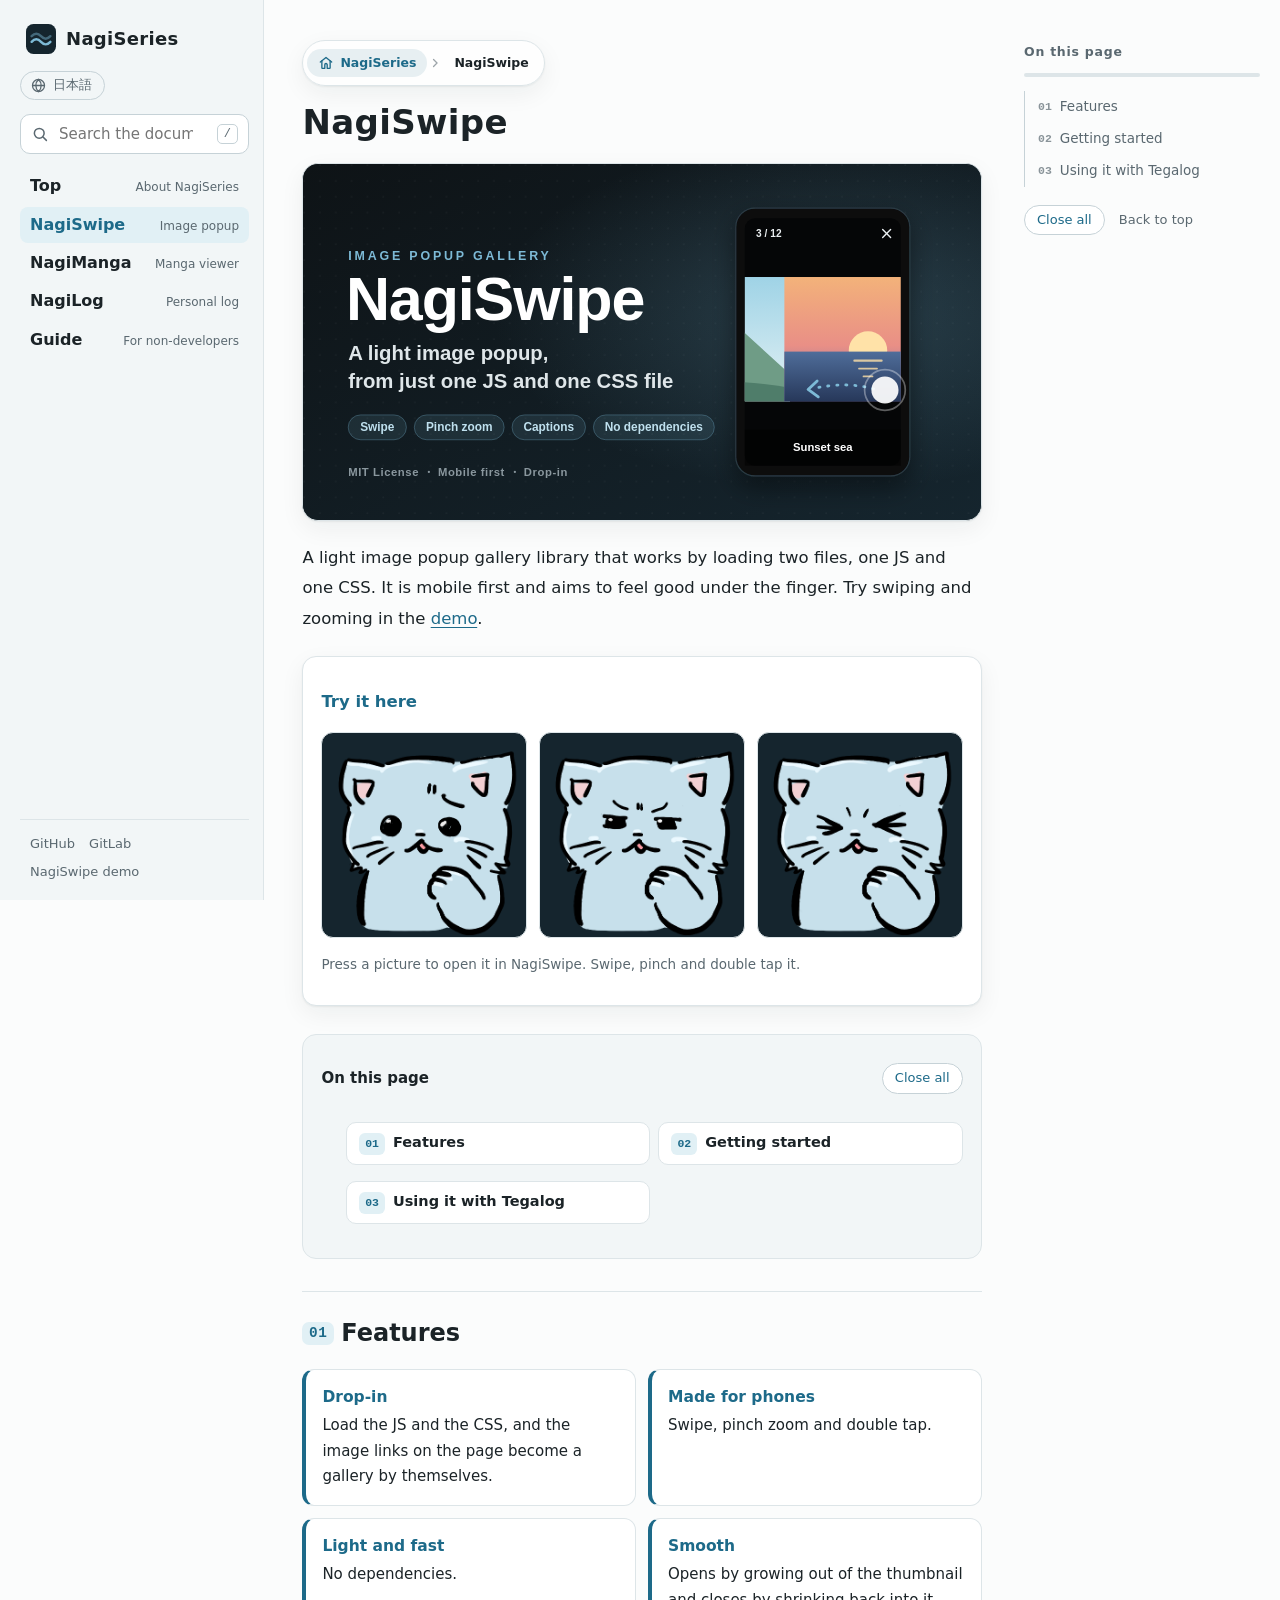
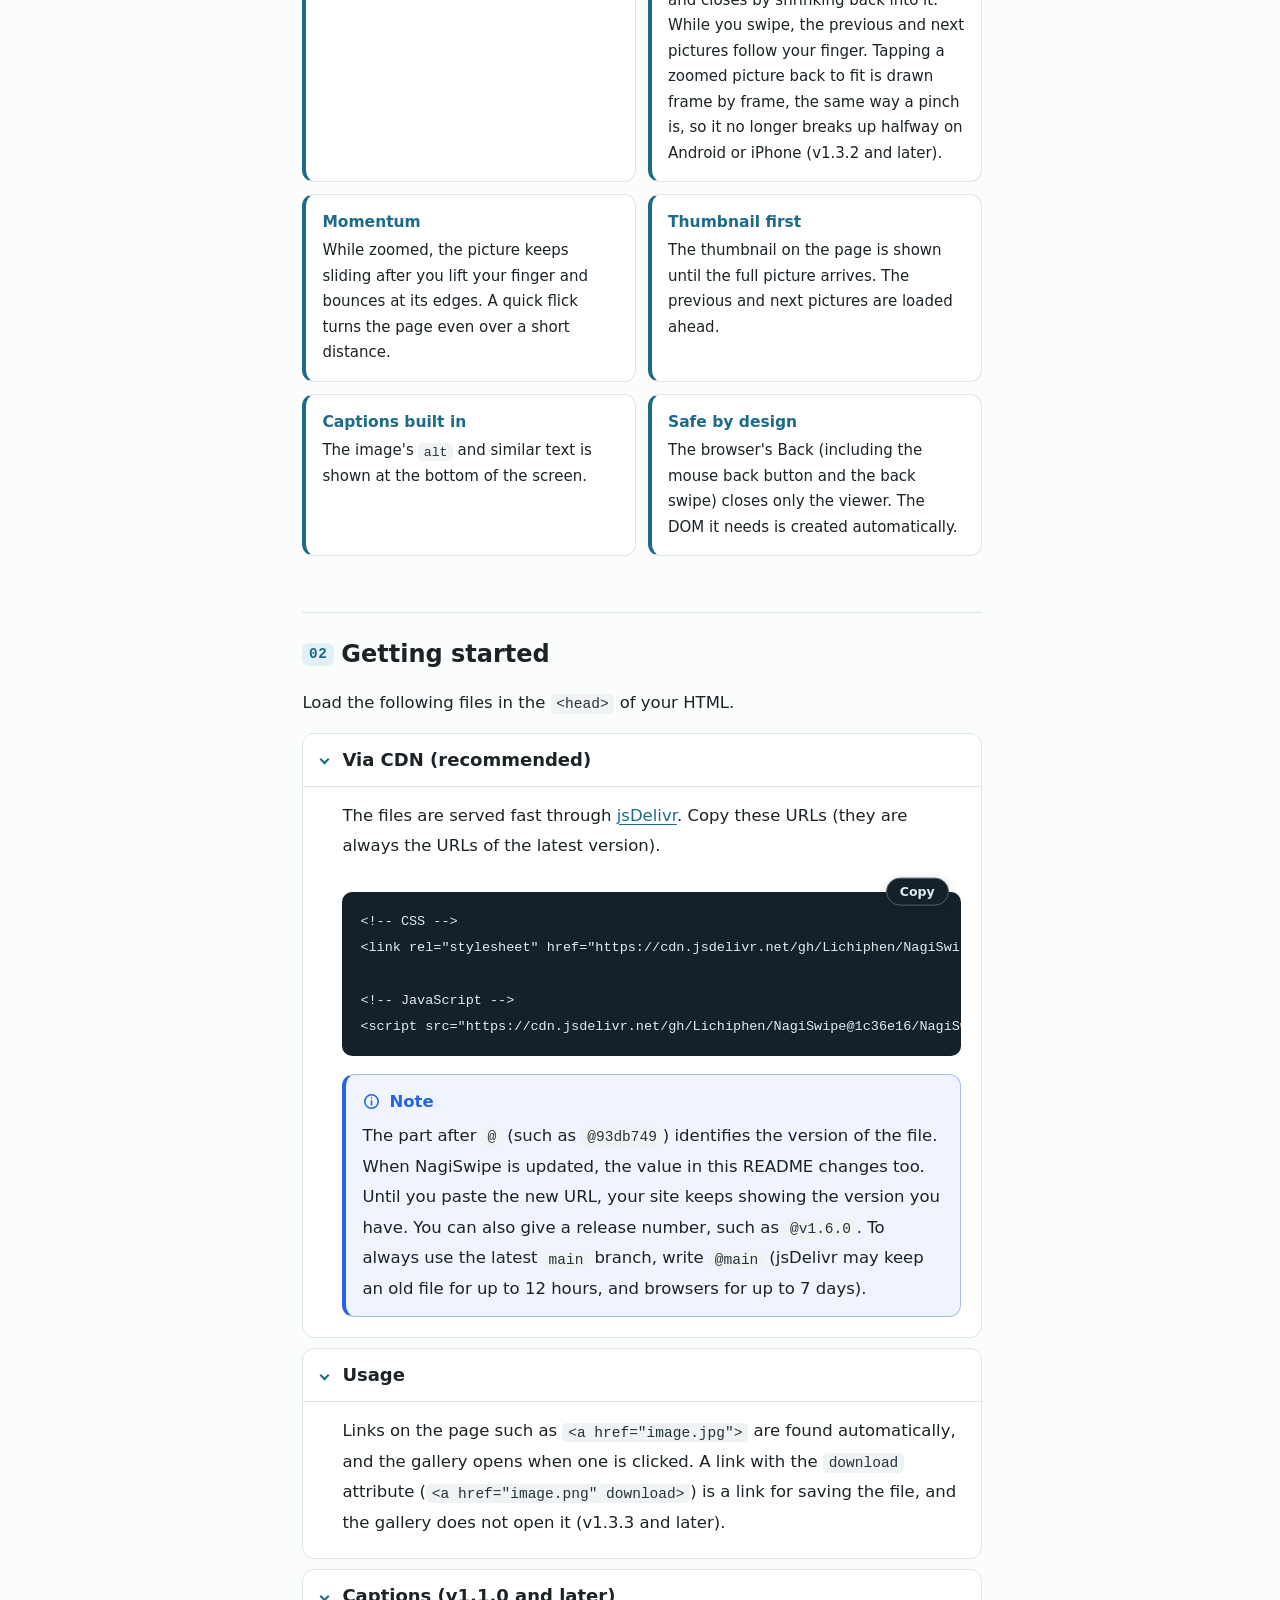
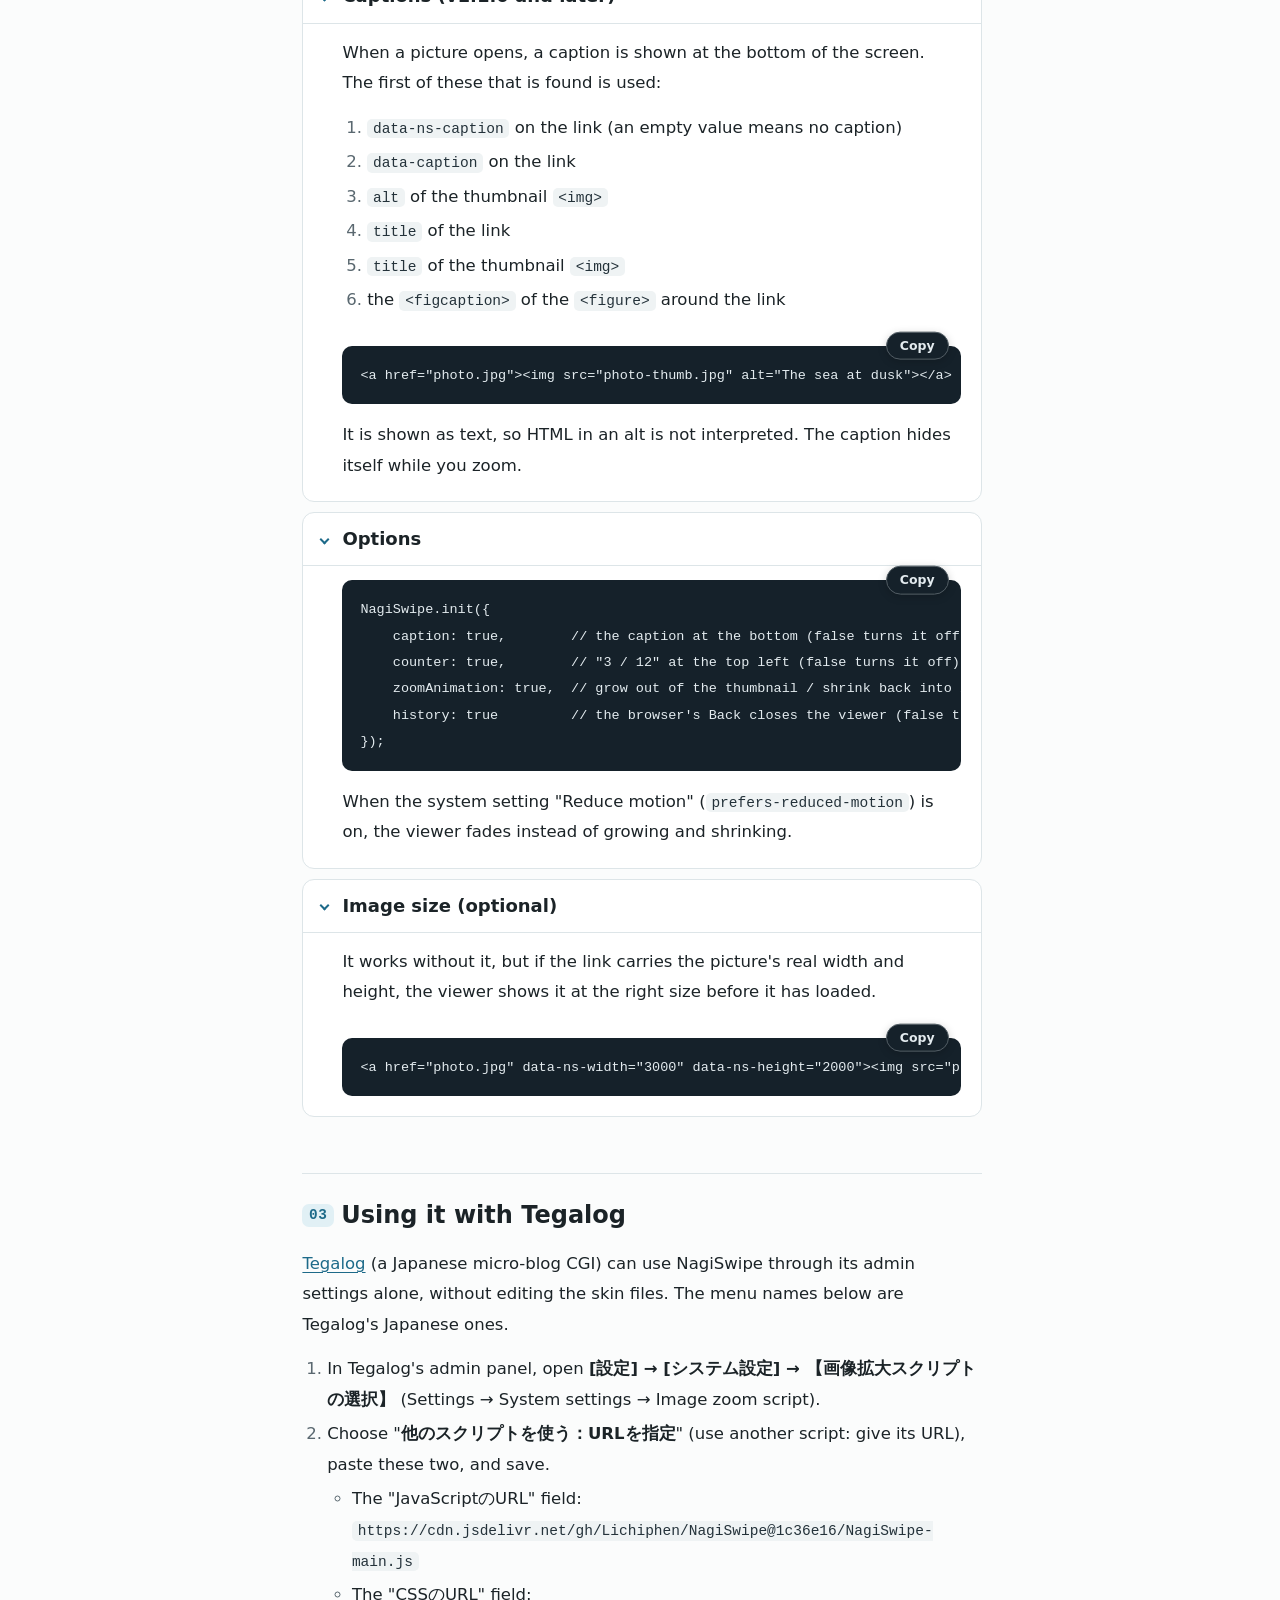
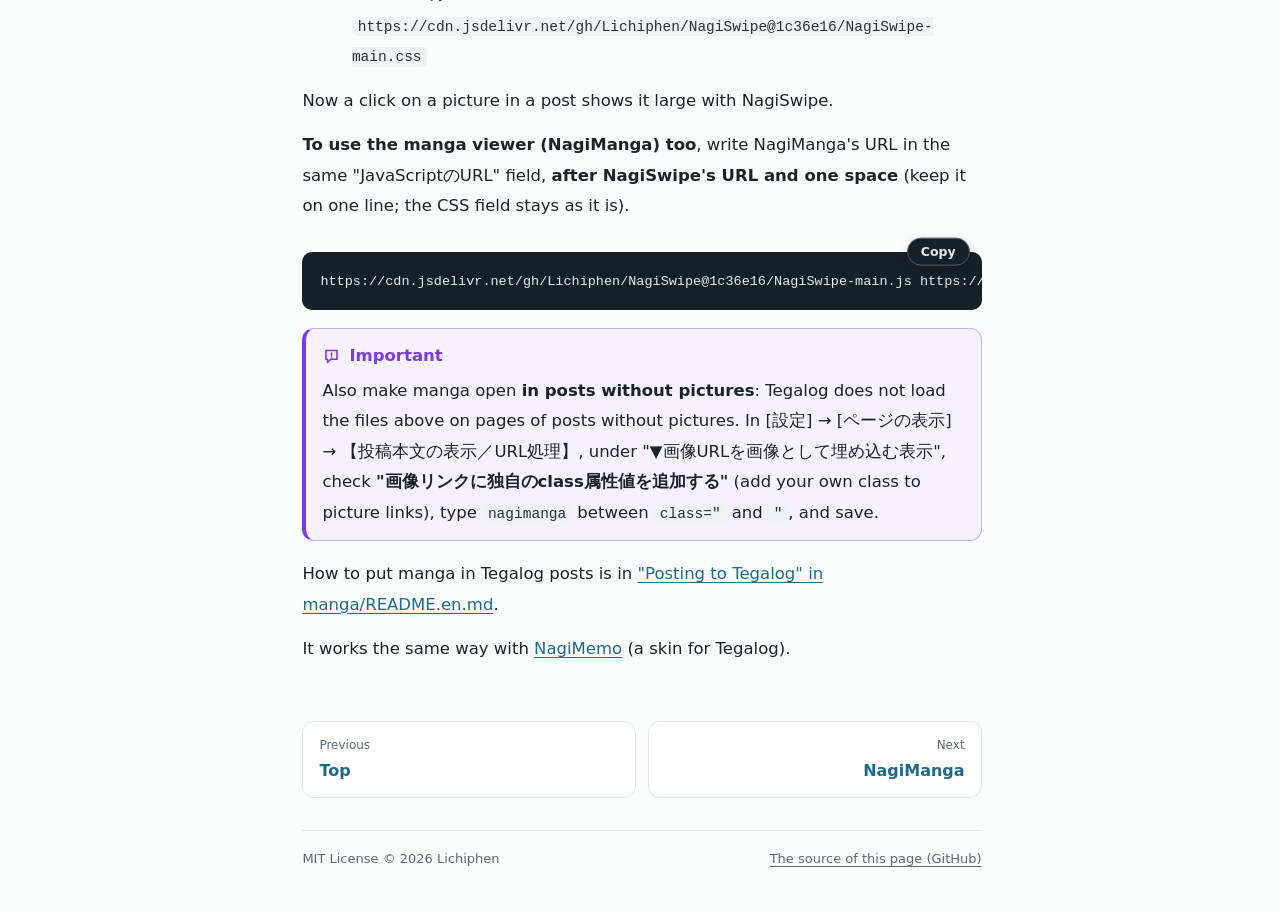
<file: nagiswipe.en.html>
<!DOCTYPE html>
<html lang="en">
<head>
<meta charset="utf-8">
<meta name="viewport" content="width=device-width, initial-scale=1">
<title>NagiSwipe | NagiSeries</title>
<meta name="description" content="How to start with NagiSwipe, a light image popup gallery that works by loading one JS and one CSS file, and its options.">
<link rel="canonical" href="https://nagiswipe.pages.dev/nagiswipe.en.html">
<link rel="alternate" hreflang="en" href="https://nagiswipe.pages.dev/nagiswipe.en.html">
<link rel="alternate" hreflang="ja" href="https://nagiswipe.pages.dev/nagiswipe.html">
<link rel="alternate" hreflang="x-default" href="https://nagiswipe.pages.dev/nagiswipe.html">
<meta name="theme-color" content="#fbfcfc" media="(prefers-color-scheme: light)">
<meta name="theme-color" content="#0e1316" media="(prefers-color-scheme: dark)">
<meta property="og:type" content="article">
<meta property="og:site_name" content="NagiSeries">
<meta property="og:locale" content="en_US">
<meta property="og:title" content="NagiSwipe | NagiSeries">
<meta property="og:description" content="How to start with NagiSwipe, a light image popup gallery that works by loading one JS and one CSS file, and its options.">
<meta property="og:url" content="https://nagiswipe.pages.dev/nagiswipe.en.html">
<meta property="og:image" content="https://nagiswipe.pages.dev/img/ogp/nagiswipe-ogp.en.png?v=b3aa57f1eb">
<meta property="og:image:type" content="image/png">
<meta property="og:image:width" content="1200">
<meta property="og:image:height" content="630">
<meta property="og:image:alt" content="NagiSwipe | NagiSeries">
<meta name="twitter:card" content="summary_large_image">
<link rel="icon" href="site/favicon.svg?v=526a356933" type="image/svg+xml">
<link rel="stylesheet" href="NagiSwipe-main.css?v=d26583267c">
<link rel="stylesheet" href="site/site.css?v=2a2d81db0b">
<script type="application/ld+json">{"@context": "https://schema.org", "@type": "BreadcrumbList", "itemListElement": [{"@type": "ListItem", "position": 1, "name": "NagiSeries", "item": "https://nagiswipe.pages.dev/index.en.html"}, {"@type": "ListItem", "position": 2, "name": "NagiSwipe", "item": "https://nagiswipe.pages.dev/nagiswipe.en.html"}]}</script>
<script src="NagiSwipe-main.js?v=b15997938f" defer></script>
<script src="site/site.js?v=6bc8dd3f9a" data-index="site/search.en.json?v=999a6e6ae0" defer></script>
</head>
<body class="page-nagiswipe has-rail">
<div class="read-progress" aria-hidden="true"><span data-progress></span></div>
<a class="skip" href="#main">Skip to the content</a>
<header class="topbar">
<a class="brand" href="index.en.html"><svg class="brand-mark" viewBox="0 0 32 32" aria-hidden="true"><rect width="32" height="32" rx="8" fill="var(--brand-bg)"/><path d="M6 19c3.3-3.6 6.7-3.6 10 0s6.7 3.6 10 0" fill="none" stroke="var(--brand-wave)" stroke-width="2.6" stroke-linecap="round"/><path d="M6 13c3.3-3.6 6.7-3.6 10 0s6.7 3.6 10 0" fill="none" stroke="var(--brand-wave)" stroke-width="2.6" stroke-linecap="round" opacity=".45"/></svg><span class="brand-name">NagiSeries</span></a>
<span class="topbar-tools"><a class="topbar-btn topbar-lang" href="nagiswipe.html" hreflang="ja" lang="ja" title="このページを日本語で読む"><svg viewBox="0 0 24 24" aria-hidden="true"><circle cx="12" cy="12" r="8.5" fill="none" stroke="currentColor" stroke-width="1.8"/><path d="M3.5 12h17M12 3.5c2.6 2.4 3.8 5.2 3.8 8.5s-1.2 6.1-3.8 8.5c-2.6-2.4-3.8-5.2-3.8-8.5s1.2-6.1 3.8-8.5Z" fill="none" stroke="currentColor" stroke-width="1.8"/></svg><span>日本語</span></a>
<button class="topbar-btn" type="button" data-open-menu aria-haspopup="dialog" aria-controls="menu"><svg viewBox="0 0 24 24" aria-hidden="true"><path d="M4 7h16M4 12h16M4 17h10" stroke="currentColor" stroke-width="2" stroke-linecap="round"/></svg><span>Contents</span></button></span>
</header>
<div class="layout">
<aside class="sidebar" aria-label="Sidebar">
<a class="brand" href="index.en.html"><svg class="brand-mark" viewBox="0 0 32 32" aria-hidden="true"><rect width="32" height="32" rx="8" fill="var(--brand-bg)"/><path d="M6 19c3.3-3.6 6.7-3.6 10 0s6.7 3.6 10 0" fill="none" stroke="var(--brand-wave)" stroke-width="2.6" stroke-linecap="round"/><path d="M6 13c3.3-3.6 6.7-3.6 10 0s6.7 3.6 10 0" fill="none" stroke="var(--brand-wave)" stroke-width="2.6" stroke-linecap="round" opacity=".45"/></svg><span class="brand-name">NagiSeries</span></a>
<a class="side-lang" href="nagiswipe.html" hreflang="ja" lang="ja" title="このページを日本語で読む"><svg viewBox="0 0 24 24" aria-hidden="true"><circle cx="12" cy="12" r="8.5" fill="none" stroke="currentColor" stroke-width="1.8"/><path d="M3.5 12h17M12 3.5c2.6 2.4 3.8 5.2 3.8 8.5s-1.2 6.1-3.8 8.5c-2.6-2.4-3.8-5.2-3.8-8.5s1.2-6.1 3.8-8.5Z" fill="none" stroke="currentColor" stroke-width="1.8"/></svg><span>日本語</span></a>
<div class="search" data-search-box><label class="search-field"><svg viewBox="0 0 24 24" aria-hidden="true"><circle cx="11" cy="11" r="6.5" fill="none" stroke="currentColor" stroke-width="2"/><path d="m16 16 4.5 4.5" stroke="currentColor" stroke-width="2" stroke-linecap="round"/></svg><input type="search" placeholder="Search the documentation" aria-label="Search the documentation" autocomplete="off" enterkeyhint="search"><kbd class="search-key" aria-hidden="true">/</kbd></label><div class="search-results" role="list" aria-label="Search results" hidden></div></div>
<nav class="nav" aria-label="Documentation"><ul class="nav-list"><li class="nav-item"><a class="nav-link" href="index.en.html"><span class="nav-name">Top</span><span class="nav-sub">About NagiSeries</span></a></li><li class="nav-item is-current"><a class="nav-link" href="nagiswipe.en.html" aria-current="page"><span class="nav-name">NagiSwipe</span><span class="nav-sub">Image popup</span></a><ol class="nav-toc"><li><a href="#features" data-id="features">Features</a></li><li><a href="#getting-started" data-id="getting-started">Getting started</a><ol><li><a href="#via-cdn-recommended" data-id="via-cdn-recommended">Via CDN (recommended)</a></li><li><a href="#usage" data-id="usage">Usage</a></li><li><a href="#captions-v110-and-later" data-id="captions-v110-and-later">Captions (v1.1.0 and later)</a></li><li><a href="#options" data-id="options">Options</a></li><li><a href="#image-size-optional" data-id="image-size-optional">Image size (optional)</a></li></ol></li><li><a href="#using-it-with-tegalog" data-id="using-it-with-tegalog">Using it with Tegalog</a></li></ol></li><li class="nav-item"><a class="nav-link" href="nagimanga.en.html"><span class="nav-name">NagiManga</span><span class="nav-sub">Manga viewer</span></a></li><li class="nav-item"><a class="nav-link" href="nagilog.en.html"><span class="nav-name">NagiLog</span><span class="nav-sub">Personal log</span></a></li><li class="nav-item"><a class="nav-link" href="guide.en.html"><span class="nav-name">Guide</span><span class="nav-sub">For non-developers</span></a></li></ul></nav>
<p class="side-foot"><a class="ext" href="https://github.com/Lichiphen/NagiSwipe">GitHub</a><a class="ext" href="https://gitlab.com/lichiphen/nagiswipe">GitLab</a><a href="demo.html">NagiSwipe demo</a></p>
</aside>
<main id="main" class="main">
<article class="doc">
<nav class="breadcrumb" aria-label="Breadcrumb"><ol><li><a class="crumb" href="index.en.html"><svg class="crumb-home" viewBox="0 0 24 24" aria-hidden="true" focusable="false"><path d="M3.5 10.6 12 3.8l8.5 6.8"/><path d="M5.8 9v10.2a.8.8 0 0 0 .8.8h3.6v-5.4a1.8 1.8 0 0 1 3.6 0V20h3.6a.8.8 0 0 0 .8-.8V9"/></svg><span>NagiSeries</span></a></li><li aria-current="page"><svg class="crumb-sep" viewBox="0 0 24 24" aria-hidden="true" focusable="false"><path d="m9.5 6 6 6-6 6"/></svg><span class="crumb"><span>NagiSwipe</span></span></li></ol></nav>
<h1 class="doc-title"><span>NagiSwipe</span></h1>
<figure class="doc-hero"><img src="img/ogp/nagiswipe-ogp.en.svg?v=65778f044c" alt="" width="1200" height="630" decoding="async" fetchpriority="high"></figure><div class="lead"><p>A light image popup gallery library that works by loading two files, one JS and one CSS. It is mobile first and aims to feel good under the finger. Try swiping and zooming in the <a href="demo.html">demo</a>.</p></div><section class="try" aria-labelledby="try-title"><p class="try-title" id="try-title">Try it here</p><ul class="try-gallery"><li><a class="zoom" href="img/Kyururun.png?v=ace886fd9a" data-ns-width="489" data-ns-height="446"><img src="img/Kyururun.png?v=ace886fd9a" alt="Kyururun (cat illustration)" width="489" height="446" loading="lazy" decoding="async"></a></li><li><a class="zoom" href="img/Fu-n.png?v=1041db46b9" data-ns-width="489" data-ns-height="446"><img src="img/Fu-n.png?v=1041db46b9" alt="Fu-n (cat illustration)" width="489" height="446" loading="lazy" decoding="async"></a></li><li><a class="zoom" href="img/Shimeshime.png?v=023fcd6aff" data-ns-width="489" data-ns-height="446"><img src="img/Shimeshime.png?v=023fcd6aff" alt="Shimeshime (cat illustration)" width="489" height="446" loading="lazy" decoding="async"></a></li></ul><p class="try-note">Press a picture to open it in NagiSwipe. Swipe, pinch and double tap it.</p></section>
<nav class="toc-inline" aria-labelledby="toc-title-nagiswipe"><div class="toc-head"><p class="toc-title" id="toc-title-nagiswipe">On this page</p><button class="fold-all" type="button" data-fold-all data-open="Open all" data-close="Close all">Close all</button></div><ol class="toc-list"><li><a href="#features" data-id="features">Features</a></li><li><a href="#getting-started" data-id="getting-started">Getting started</a><ol><li><a href="#via-cdn-recommended" data-id="via-cdn-recommended">Via CDN (recommended)</a></li><li><a href="#usage" data-id="usage">Usage</a></li><li><a href="#captions-v110-and-later" data-id="captions-v110-and-later">Captions (v1.1.0 and later)</a></li><li><a href="#options" data-id="options">Options</a></li><li><a href="#image-size-optional" data-id="image-size-optional">Image size (optional)</a></li></ol></li><li><a href="#using-it-with-tegalog" data-id="using-it-with-tegalog">Using it with Tegalog</a></li></ol></nav>
<div class="doc-body">
<h2 id="features"><span class="ch-num" aria-hidden="true">01</span>Features<a class="anchor" href="#features" aria-label="Link to this heading">#</a></h2>
<ul class="feature-list"><li><strong class="feature-name">Drop-in</strong><span>Load the JS and the CSS, and the image links on the page become a gallery by themselves.</span></li><li><strong class="feature-name">Made for phones</strong><span>Swipe, pinch zoom and double tap.</span></li><li><strong class="feature-name">Light and fast</strong><span>No dependencies.</span></li><li><strong class="feature-name">Smooth</strong><span>Opens by growing out of the thumbnail and closes by shrinking back into it. While you swipe, the previous and next pictures follow your finger. Tapping a zoomed picture back to fit is drawn frame by frame, the same way a pinch is, so it no longer breaks up halfway on Android or iPhone (v1.3.2 and later).</span></li><li><strong class="feature-name">Momentum</strong><span>While zoomed, the picture keeps sliding after you lift your finger and bounces at its edges. A quick flick turns the page even over a short distance.</span></li><li><strong class="feature-name">Thumbnail first</strong><span>The thumbnail on the page is shown until the full picture arrives. The previous and next pictures are loaded ahead.</span></li><li><strong class="feature-name">Captions built in</strong><span>The image&#x27;s <code>alt</code> and similar text is shown at the bottom of the screen.</span></li><li><strong class="feature-name">Safe by design</strong><span>The browser&#x27;s Back (including the mouse back button and the back swipe) closes only the viewer. The DOM it needs is created automatically.</span></li></ul>
<h2 id="getting-started"><span class="ch-num" aria-hidden="true">02</span>Getting started<a class="anchor" href="#getting-started" aria-label="Link to this heading">#</a></h2>
<p>Load the following files in the <code>&lt;head&gt;</code> of your HTML.</p>
<details class="sec" open><summary><h3 id="via-cdn-recommended">Via CDN (recommended)<a class="anchor" href="#via-cdn-recommended" aria-label="Link to this heading">#</a></h3><span class="sec-hint">The files are served fast through jsDelivr. Copy these URLs (they are always the URLs of the latest version).</span></summary><div class="sec-body">
<p>The files are served fast through <a href="https://www.jsdelivr.com/" class="ext">jsDelivr</a>. Copy these URLs (they are always the URLs of the latest version).</p>
<pre><code class="language-html">&lt;!-- CSS --&gt;
&lt;link rel=&quot;stylesheet&quot; href=&quot;https://cdn.jsdelivr.net/gh/Lichiphen/NagiSwipe@1c36e16/NagiSwipe-main.css&quot;&gt;

&lt;!-- JavaScript --&gt;
&lt;script src=&quot;https://cdn.jsdelivr.net/gh/Lichiphen/NagiSwipe@1c36e16/NagiSwipe-main.js&quot;&gt;&lt;/script&gt;</code></pre>
<div class="callout callout-note" role="note"><p class="callout-title"><svg viewBox="0 0 24 24" aria-hidden="true"><circle cx="12" cy="12" r="8.5"/><path d="M12 11v5.5M12 7.6v.1"/></svg><span>Note</span></p><div class="callout-body"><p>The part after <code>@</code> (such as <code>@93db749</code>) identifies the version of the file. When NagiSwipe is updated, the value in this README changes too. Until you paste the new URL, your site keeps showing the version you have. You can also give a release number, such as <code>@v1.6.0</code>. To always use the latest <code>main</code> branch, write <code>@main</code> (jsDelivr may keep an old file for up to 12 hours, and browsers for up to 7 days).</p></div></div>
</div></details><details class="sec" open><summary><h3 id="usage">Usage<a class="anchor" href="#usage" aria-label="Link to this heading">#</a></h3><span class="sec-hint">Links on the page such as &lt;a href=&quot;image.jpg&quot;&gt; are found automatically, and the gallery opens when one is clic…</span></summary><div class="sec-body">
<p>Links on the page such as <code>&lt;a href=&quot;image.jpg&quot;&gt;</code> are found automatically, and the gallery opens when one is clicked. A link with the <code>download</code> attribute (<code>&lt;a href=&quot;image.png&quot; download&gt;</code>) is a link for saving the file, and the gallery does not open it (v1.3.3 and later).</p>
</div></details><details class="sec" open><summary><h3 id="captions-v110-and-later">Captions (v1.1.0 and later)<a class="anchor" href="#captions-v110-and-later" aria-label="Link to this heading">#</a></h3><span class="sec-hint">When a picture opens, a caption is shown at the bottom of the screen. The first of these that is found is used…</span></summary><div class="sec-body">
<p>When a picture opens, a caption is shown at the bottom of the screen. The first of these that is found is used:</p>
<ol><li><code>data-ns-caption</code> on the link (an empty value means no caption)</li><li><code>data-caption</code> on the link</li><li><code>alt</code> of the thumbnail <code>&lt;img&gt;</code></li><li><code>title</code> of the link</li><li><code>title</code> of the thumbnail <code>&lt;img&gt;</code></li><li>the <code>&lt;figcaption&gt;</code> of the <code>&lt;figure&gt;</code> around the link</li></ol>
<pre><code class="language-html">&lt;a href=&quot;photo.jpg&quot;&gt;&lt;img src=&quot;photo-thumb.jpg&quot; alt=&quot;The sea at dusk&quot;&gt;&lt;/a&gt;</code></pre>
<p>It is shown as text, so HTML in an alt is not interpreted. The caption hides itself while you zoom.</p>
</div></details><details class="sec" open><summary><h3 id="options">Options<a class="anchor" href="#options" aria-label="Link to this heading">#</a></h3><span class="sec-hint">When the system setting &quot;Reduce motion&quot; (prefers-reduced-motion) is on, the viewer fades instead of growing an…</span></summary><div class="sec-body">
<pre><code class="language-js">NagiSwipe.init({
    caption: true,        // the caption at the bottom (false turns it off)
    counter: true,        // &quot;3 / 12&quot; at the top left (false turns it off)
    zoomAnimation: true,  // grow out of the thumbnail / shrink back into it (false fades instead)
    history: true         // the browser&#x27;s Back closes the viewer (false turns it off)
});</code></pre>
<p>When the system setting &quot;Reduce motion&quot; (<code>prefers-reduced-motion</code>) is on, the viewer fades instead of growing and shrinking.</p>
</div></details><details class="sec" open><summary><h3 id="image-size-optional">Image size (optional)<a class="anchor" href="#image-size-optional" aria-label="Link to this heading">#</a></h3><span class="sec-hint">It works without it, but if the link carries the picture&#x27;s real width and height, the viewer shows it at the r…</span></summary><div class="sec-body">
<p>It works without it, but if the link carries the picture&#x27;s real width and height, the viewer shows it at the right size before it has loaded.</p>
<pre><code class="language-html">&lt;a href=&quot;photo.jpg&quot; data-ns-width=&quot;3000&quot; data-ns-height=&quot;2000&quot;&gt;&lt;img src=&quot;photo-thumb.jpg&quot; alt=&quot;…&quot;&gt;&lt;/a&gt;</code></pre>
</div></details><h2 id="using-it-with-tegalog"><span class="ch-num" aria-hidden="true">03</span>Using it with Tegalog<a class="anchor" href="#using-it-with-tegalog" aria-label="Link to this heading">#</a></h2>
<p><a href="https://www.nishishi.com/cgi/tegalog/" class="ext">Tegalog</a> (a Japanese micro-blog CGI) can use NagiSwipe through its admin settings alone, without editing the skin files. The menu names below are Tegalog&#x27;s Japanese ones.</p>
<ol><li>In Tegalog&#x27;s admin panel, open <strong>[設定] → [システム設定] → 【画像拡大スクリプトの選択】</strong> (Settings → System settings → Image zoom script).</li><li>Choose &quot;<strong>他のスクリプトを使う：URLを指定</strong>&quot; (use another script: give its URL), paste these two, and save.
<ul><li>The &quot;JavaScriptのURL&quot; field: <code>https://cdn.jsdelivr.net/gh/Lichiphen/NagiSwipe@1c36e16/NagiSwipe-main.js</code></li><li>The &quot;CSSのURL&quot; field: <code>https://cdn.jsdelivr.net/gh/Lichiphen/NagiSwipe@1c36e16/NagiSwipe-main.css</code></li></ul></li></ol>
<p>Now a click on a picture in a post shows it large with NagiSwipe.</p>
<p><strong>To use the manga viewer (NagiManga) too</strong>, write NagiManga&#x27;s URL in the same &quot;JavaScriptのURL&quot; field, <strong>after NagiSwipe&#x27;s URL and one space</strong> (keep it on one line; the CSS field stays as it is).</p>
<pre><code>https://cdn.jsdelivr.net/gh/Lichiphen/NagiSwipe@1c36e16/NagiSwipe-main.js https://your-site/nagimanga/viewer/NagiManga.js</code></pre>
<div class="callout callout-important" role="note"><p class="callout-title"><svg viewBox="0 0 24 24" aria-hidden="true"><path d="M5 4.5h14v11H11l-4 4v-4H5Z"/><path d="M12 7.5v4M12 13.8v.1"/></svg><span>Important</span></p><div class="callout-body"><p>Also make manga open <strong>in posts without pictures</strong>: Tegalog does not load the files above on pages of posts without pictures. In [設定] → [ページの表示] → 【投稿本文の表示／URL処理】, under &quot;▼画像URLを画像として埋め込む表示&quot;, check <strong>&quot;画像リンクに独自のclass属性値を追加する&quot;</strong> (add your own class to picture links), type <code>nagimanga</code> between <code>class=&quot;</code> and <code>&quot;</code>, and save.</p></div></div>
<p>How to put manga in Tegalog posts is in <a href="nagimanga.en.html#posting-to-tegalog">&quot;Posting to Tegalog&quot; in manga/README.en.md</a>.</p>
<p>It works the same way with <a href="https://github.com/Lichiphen/NagiMemo" class="ext">NagiMemo</a> (a skin for Tegalog).</p>
</div>
</article>
<nav class="pager" aria-label="Pages"><a class="pager-prev" href="index.en.html"><span>Previous</span>Top</a><a class="pager-next" href="nagimanga.en.html"><span>Next</span>NagiManga</a></nav>
<footer class="foot"><p>MIT License © 2026 Lichiphen</p><p><a class="ext" href="https://github.com/Lichiphen/NagiSwipe/blob/main/README.en.md">The source of this page (GitHub)</a></p></footer>
</main>
<aside class="rail" aria-labelledby="rail-title"><div class="rail-inner"><p class="rail-title" id="rail-title">On this page</p><div class="rail-progress" aria-hidden="true"><span data-progress></span></div><nav aria-labelledby="rail-title"><ol class="rail-toc"><li><a href="#features" data-id="features">Features</a></li><li><a href="#getting-started" data-id="getting-started">Getting started</a><ol><li><a href="#via-cdn-recommended" data-id="via-cdn-recommended">Via CDN (recommended)</a></li><li><a href="#usage" data-id="usage">Usage</a></li><li><a href="#captions-v110-and-later" data-id="captions-v110-and-later">Captions (v1.1.0 and later)</a></li><li><a href="#options" data-id="options">Options</a></li><li><a href="#image-size-optional" data-id="image-size-optional">Image size (optional)</a></li></ol></li><li><a href="#using-it-with-tegalog" data-id="using-it-with-tegalog">Using it with Tegalog</a></li></ol></nav><p class="rail-tools"><button class="fold-all" type="button" data-fold-all data-open="Open all" data-close="Close all">Close all</button><a class="rail-top" href="#main">Back to top</a></p></div></aside>
</div>
<dialog class="menu" id="menu" aria-label="Contents">
<div class="menu-head"><p class="menu-title">Contents</p><button class="menu-close" type="button" data-close-menu aria-label="Close"><svg viewBox="0 0 24 24" aria-hidden="true"><path d="M6 6l12 12M18 6 6 18" stroke="currentColor" stroke-width="2" stroke-linecap="round"/></svg></button></div>
<div class="menu-body">
<a class="side-lang" href="nagiswipe.html" hreflang="ja" lang="ja" title="このページを日本語で読む"><svg viewBox="0 0 24 24" aria-hidden="true"><circle cx="12" cy="12" r="8.5" fill="none" stroke="currentColor" stroke-width="1.8"/><path d="M3.5 12h17M12 3.5c2.6 2.4 3.8 5.2 3.8 8.5s-1.2 6.1-3.8 8.5c-2.6-2.4-3.8-5.2-3.8-8.5s1.2-6.1 3.8-8.5Z" fill="none" stroke="currentColor" stroke-width="1.8"/></svg><span>日本語</span></a>
<div class="search" data-search-box><label class="search-field"><svg viewBox="0 0 24 24" aria-hidden="true"><circle cx="11" cy="11" r="6.5" fill="none" stroke="currentColor" stroke-width="2"/><path d="m16 16 4.5 4.5" stroke="currentColor" stroke-width="2" stroke-linecap="round"/></svg><input type="search" placeholder="Search the documentation" aria-label="Search the documentation" autocomplete="off" enterkeyhint="search"><kbd class="search-key" aria-hidden="true">/</kbd></label><div class="search-results" role="list" aria-label="Search results" hidden></div></div>
<nav class="nav" aria-label="Documentation"><ul class="nav-list"><li class="nav-item"><a class="nav-link" href="index.en.html"><span class="nav-name">Top</span><span class="nav-sub">About NagiSeries</span></a></li><li class="nav-item is-current"><a class="nav-link" href="nagiswipe.en.html" aria-current="page"><span class="nav-name">NagiSwipe</span><span class="nav-sub">Image popup</span></a><ol class="nav-toc"><li><a href="#features" data-id="features">Features</a></li><li><a href="#getting-started" data-id="getting-started">Getting started</a><ol><li><a href="#via-cdn-recommended" data-id="via-cdn-recommended">Via CDN (recommended)</a></li><li><a href="#usage" data-id="usage">Usage</a></li><li><a href="#captions-v110-and-later" data-id="captions-v110-and-later">Captions (v1.1.0 and later)</a></li><li><a href="#options" data-id="options">Options</a></li><li><a href="#image-size-optional" data-id="image-size-optional">Image size (optional)</a></li></ol></li><li><a href="#using-it-with-tegalog" data-id="using-it-with-tegalog">Using it with Tegalog</a></li></ol></li><li class="nav-item"><a class="nav-link" href="nagimanga.en.html"><span class="nav-name">NagiManga</span><span class="nav-sub">Manga viewer</span></a></li><li class="nav-item"><a class="nav-link" href="nagilog.en.html"><span class="nav-name">NagiLog</span><span class="nav-sub">Personal log</span></a></li><li class="nav-item"><a class="nav-link" href="guide.en.html"><span class="nav-name">Guide</span><span class="nav-sub">For non-developers</span></a></li></ul></nav>
<p class="side-foot"><a class="ext" href="https://github.com/Lichiphen/NagiSwipe">GitHub</a><a class="ext" href="https://gitlab.com/lichiphen/nagiswipe">GitLab</a><a href="demo.html">NagiSwipe demo</a></p>
</div>
</dialog>
</body>
</html>
</file>
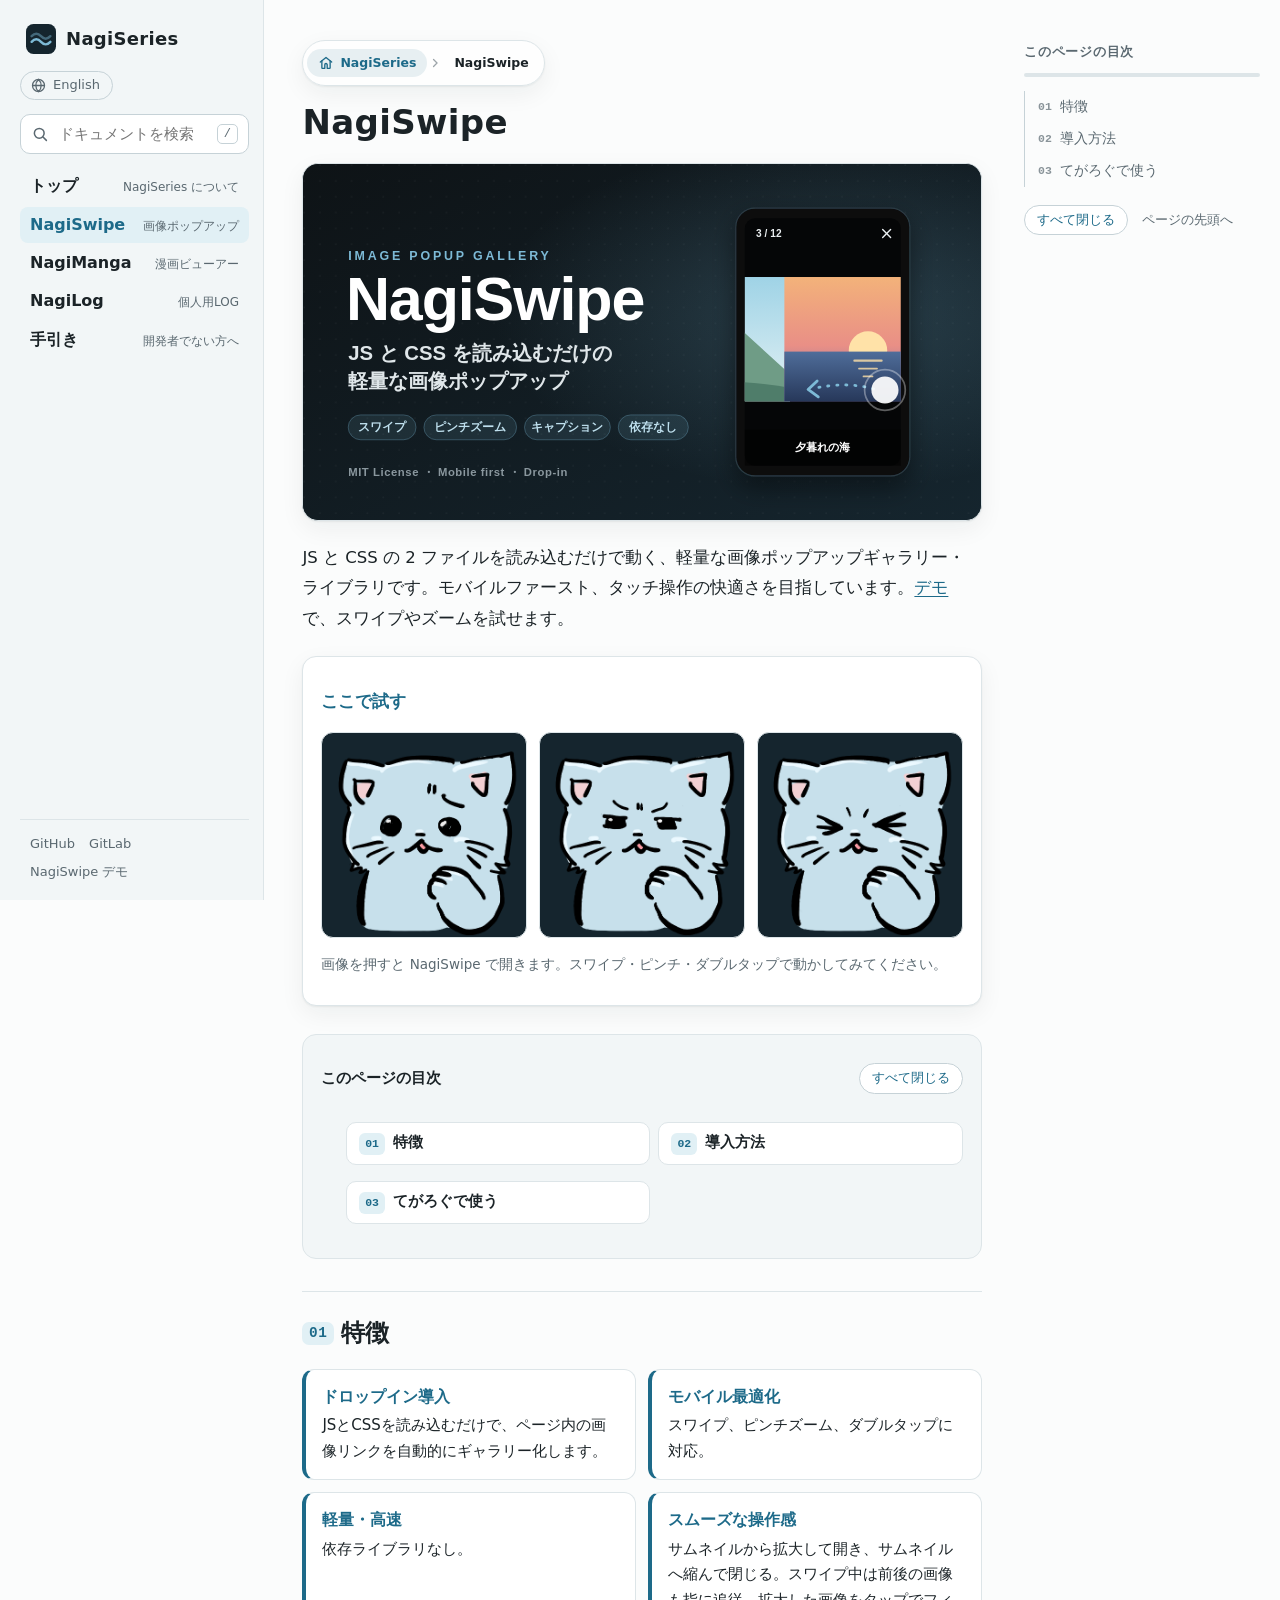
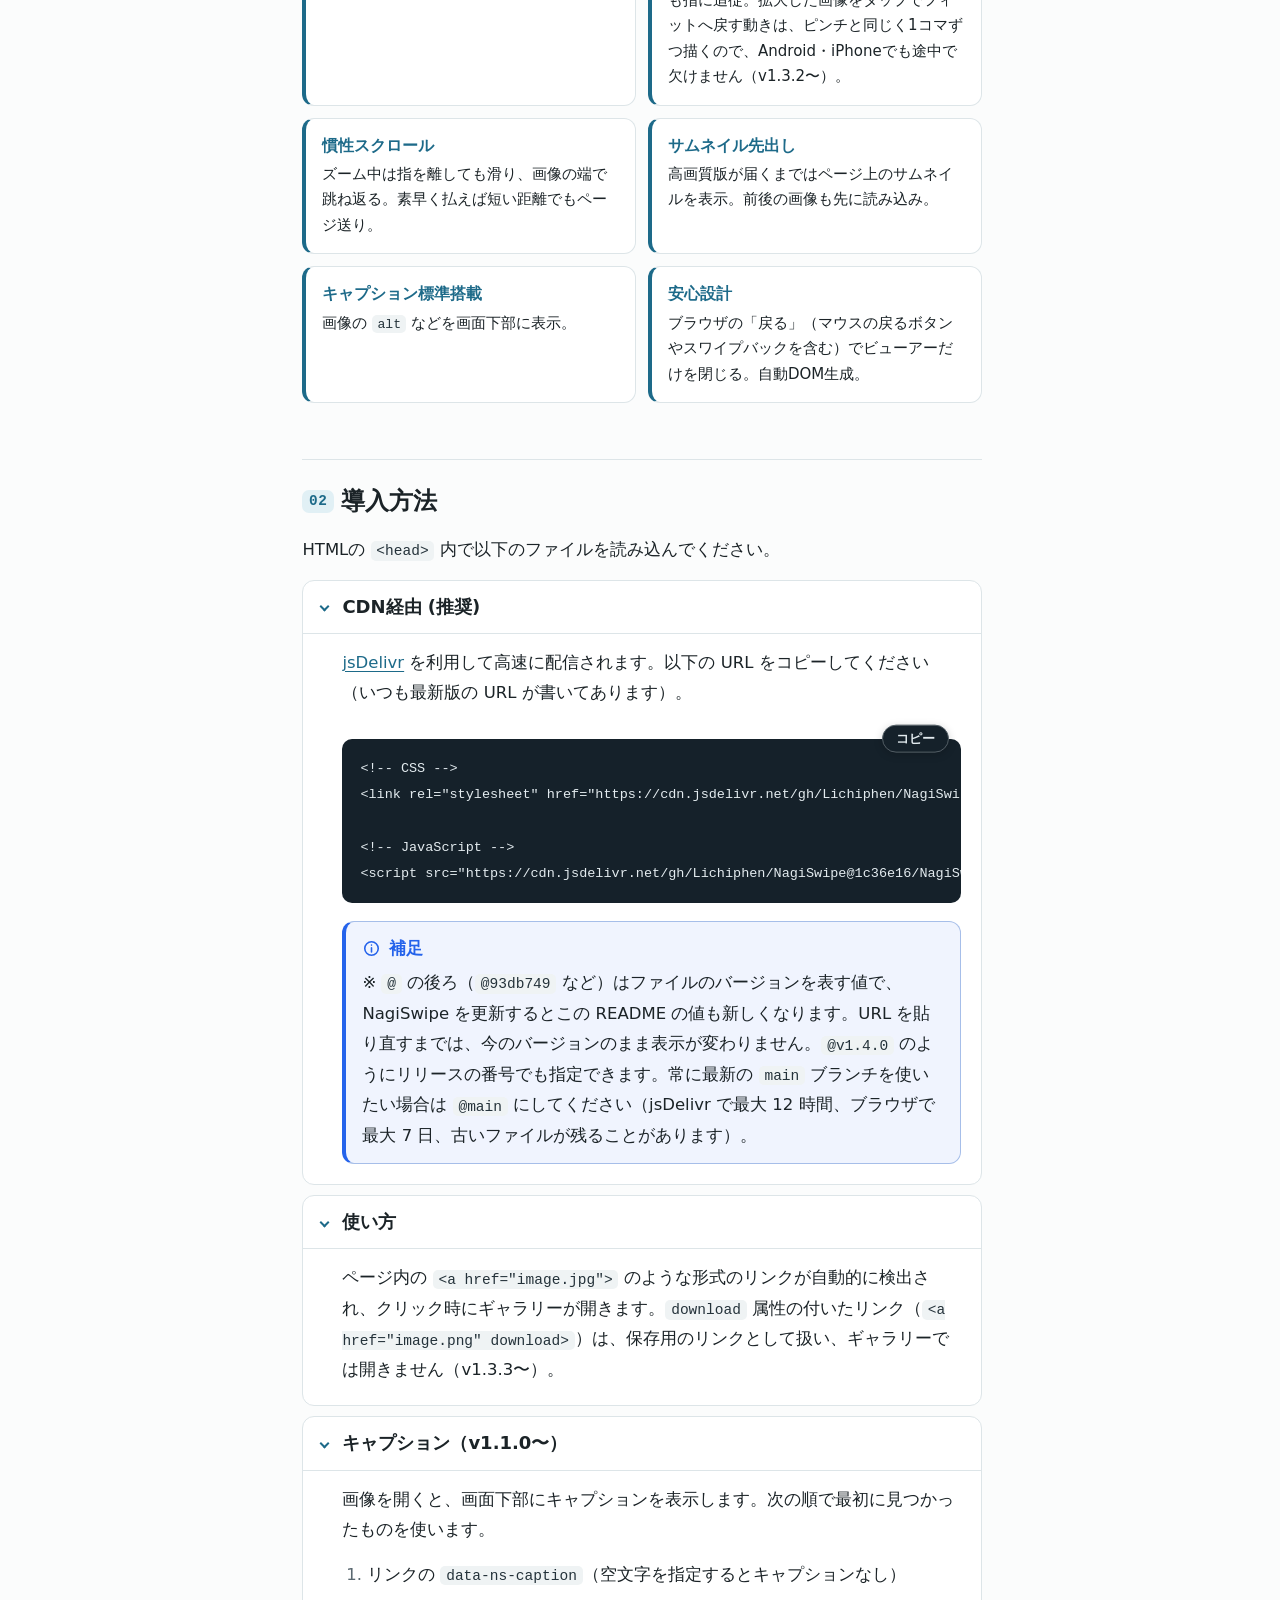
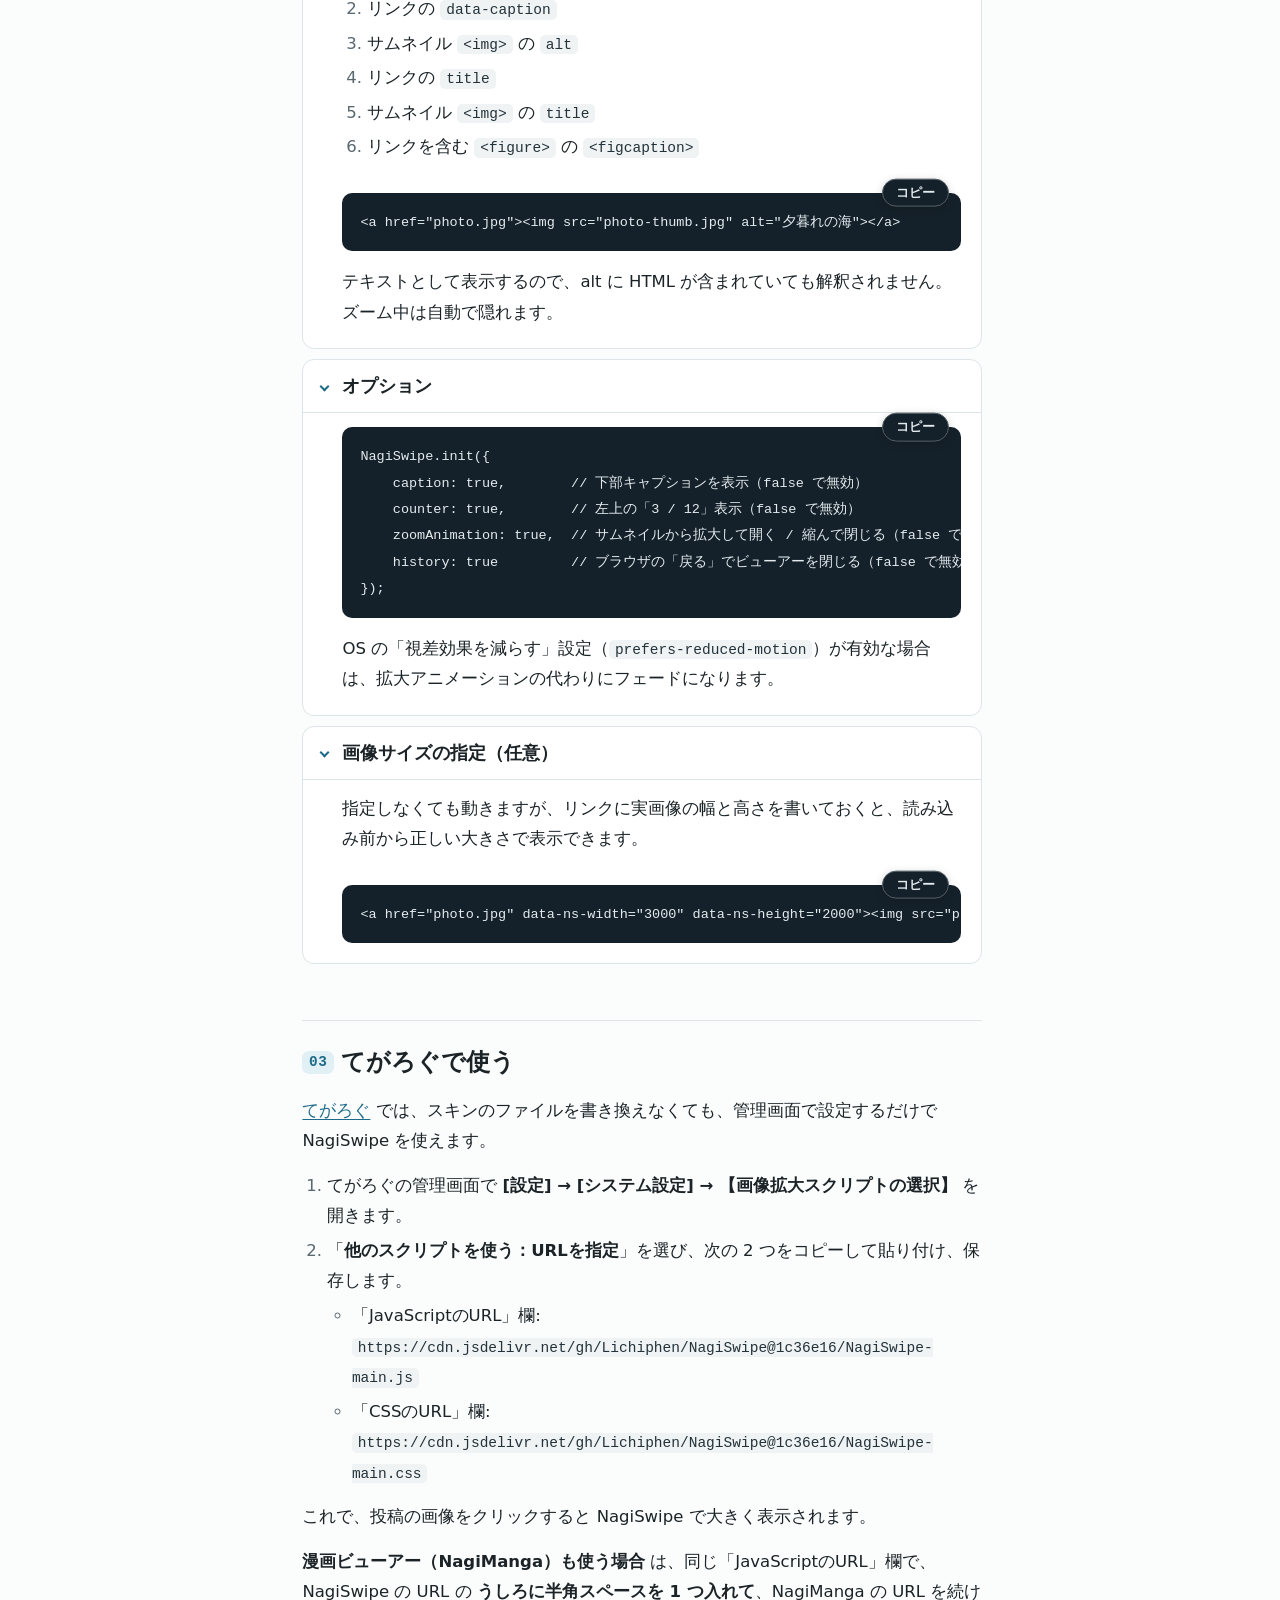
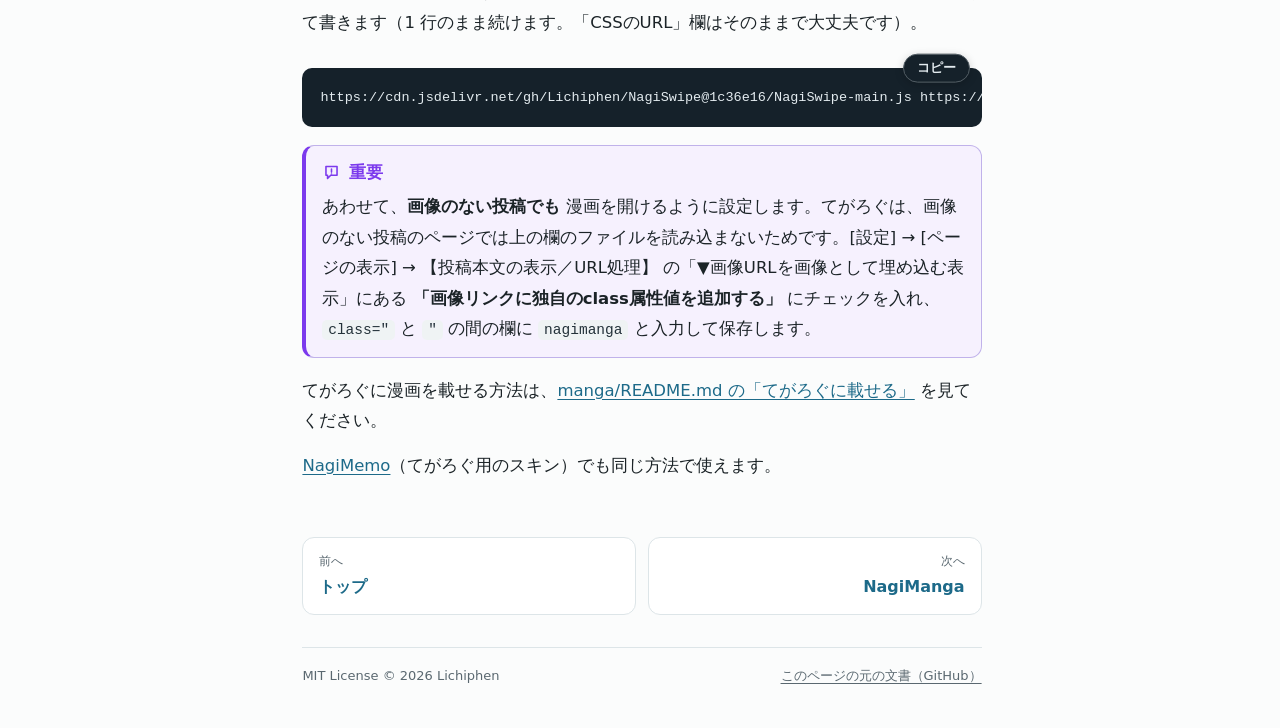
<file: nagiswipe.html>
<!DOCTYPE html>
<html lang="ja">
<head>
<meta charset="utf-8">
<meta name="viewport" content="width=device-width, initial-scale=1">
<title>NagiSwipe | NagiSeries</title>
<meta name="description" content="JS と CSS を読み込むだけで動く、軽量な画像ポップアップギャラリー NagiSwipe の導入方法とオプション。">
<link rel="canonical" href="https://nagiswipe.pages.dev/nagiswipe.html">
<link rel="alternate" hreflang="en" href="https://nagiswipe.pages.dev/nagiswipe.en.html">
<link rel="alternate" hreflang="ja" href="https://nagiswipe.pages.dev/nagiswipe.html">
<link rel="alternate" hreflang="x-default" href="https://nagiswipe.pages.dev/nagiswipe.html">
<meta name="theme-color" content="#fbfcfc" media="(prefers-color-scheme: light)">
<meta name="theme-color" content="#0e1316" media="(prefers-color-scheme: dark)">
<meta property="og:type" content="article">
<meta property="og:site_name" content="NagiSeries">
<meta property="og:locale" content="ja_JP">
<meta property="og:title" content="NagiSwipe | NagiSeries">
<meta property="og:description" content="JS と CSS を読み込むだけで動く、軽量な画像ポップアップギャラリー NagiSwipe の導入方法とオプション。">
<meta property="og:url" content="https://nagiswipe.pages.dev/nagiswipe.html">
<meta property="og:image" content="https://nagiswipe.pages.dev/img/ogp/nagiswipe-ogp.png?v=b4c2b1f265">
<meta property="og:image:type" content="image/png">
<meta property="og:image:width" content="1200">
<meta property="og:image:height" content="630">
<meta property="og:image:alt" content="NagiSwipe | NagiSeries">
<meta name="twitter:card" content="summary_large_image">
<link rel="icon" href="site/favicon.svg?v=526a356933" type="image/svg+xml">
<link rel="stylesheet" href="NagiSwipe-main.css?v=d26583267c">
<link rel="stylesheet" href="site/site.css?v=2a2d81db0b">
<script type="application/ld+json">{"@context": "https://schema.org", "@type": "BreadcrumbList", "itemListElement": [{"@type": "ListItem", "position": 1, "name": "NagiSeries", "item": "https://nagiswipe.pages.dev/"}, {"@type": "ListItem", "position": 2, "name": "NagiSwipe", "item": "https://nagiswipe.pages.dev/nagiswipe.html"}]}</script>
<script src="NagiSwipe-main.js?v=b15997938f" defer></script>
<script src="site/site.js?v=6bc8dd3f9a" data-index="site/search.json?v=880e1804ec" defer></script>
</head>
<body class="page-nagiswipe has-rail">
<div class="read-progress" aria-hidden="true"><span data-progress></span></div>
<a class="skip" href="#main">本文へ移動</a>
<header class="topbar">
<a class="brand" href="index.html"><svg class="brand-mark" viewBox="0 0 32 32" aria-hidden="true"><rect width="32" height="32" rx="8" fill="var(--brand-bg)"/><path d="M6 19c3.3-3.6 6.7-3.6 10 0s6.7 3.6 10 0" fill="none" stroke="var(--brand-wave)" stroke-width="2.6" stroke-linecap="round"/><path d="M6 13c3.3-3.6 6.7-3.6 10 0s6.7 3.6 10 0" fill="none" stroke="var(--brand-wave)" stroke-width="2.6" stroke-linecap="round" opacity=".45"/></svg><span class="brand-name">NagiSeries</span></a>
<span class="topbar-tools"><a class="topbar-btn topbar-lang" href="nagiswipe.en.html" hreflang="en" lang="en" title="このページを英語で読む"><svg viewBox="0 0 24 24" aria-hidden="true"><circle cx="12" cy="12" r="8.5" fill="none" stroke="currentColor" stroke-width="1.8"/><path d="M3.5 12h17M12 3.5c2.6 2.4 3.8 5.2 3.8 8.5s-1.2 6.1-3.8 8.5c-2.6-2.4-3.8-5.2-3.8-8.5s1.2-6.1 3.8-8.5Z" fill="none" stroke="currentColor" stroke-width="1.8"/></svg><span>English</span></a>
<button class="topbar-btn" type="button" data-open-menu aria-haspopup="dialog" aria-controls="menu"><svg viewBox="0 0 24 24" aria-hidden="true"><path d="M4 7h16M4 12h16M4 17h10" stroke="currentColor" stroke-width="2" stroke-linecap="round"/></svg><span>目次</span></button></span>
</header>
<div class="layout">
<aside class="sidebar" aria-label="サイドバー">
<a class="brand" href="index.html"><svg class="brand-mark" viewBox="0 0 32 32" aria-hidden="true"><rect width="32" height="32" rx="8" fill="var(--brand-bg)"/><path d="M6 19c3.3-3.6 6.7-3.6 10 0s6.7 3.6 10 0" fill="none" stroke="var(--brand-wave)" stroke-width="2.6" stroke-linecap="round"/><path d="M6 13c3.3-3.6 6.7-3.6 10 0s6.7 3.6 10 0" fill="none" stroke="var(--brand-wave)" stroke-width="2.6" stroke-linecap="round" opacity=".45"/></svg><span class="brand-name">NagiSeries</span></a>
<a class="side-lang" href="nagiswipe.en.html" hreflang="en" lang="en" title="このページを英語で読む"><svg viewBox="0 0 24 24" aria-hidden="true"><circle cx="12" cy="12" r="8.5" fill="none" stroke="currentColor" stroke-width="1.8"/><path d="M3.5 12h17M12 3.5c2.6 2.4 3.8 5.2 3.8 8.5s-1.2 6.1-3.8 8.5c-2.6-2.4-3.8-5.2-3.8-8.5s1.2-6.1 3.8-8.5Z" fill="none" stroke="currentColor" stroke-width="1.8"/></svg><span>English</span></a>
<div class="search" data-search-box><label class="search-field"><svg viewBox="0 0 24 24" aria-hidden="true"><circle cx="11" cy="11" r="6.5" fill="none" stroke="currentColor" stroke-width="2"/><path d="m16 16 4.5 4.5" stroke="currentColor" stroke-width="2" stroke-linecap="round"/></svg><input type="search" placeholder="ドキュメントを検索" aria-label="ドキュメントを検索" autocomplete="off" enterkeyhint="search"><kbd class="search-key" aria-hidden="true">/</kbd></label><div class="search-results" role="list" aria-label="検索結果" hidden></div></div>
<nav class="nav" aria-label="ドキュメント"><ul class="nav-list"><li class="nav-item"><a class="nav-link" href="index.html"><span class="nav-name">トップ</span><span class="nav-sub">NagiSeries について</span></a></li><li class="nav-item is-current"><a class="nav-link" href="nagiswipe.html" aria-current="page"><span class="nav-name">NagiSwipe</span><span class="nav-sub">画像ポップアップ</span></a><ol class="nav-toc"><li><a href="#特徴" data-id="特徴">特徴</a></li><li><a href="#導入方法" data-id="導入方法">導入方法</a><ol><li><a href="#cdn経由-推奨" data-id="cdn経由-推奨">CDN経由 (推奨)</a></li><li><a href="#使い方" data-id="使い方">使い方</a></li><li><a href="#キャプションv110" data-id="キャプションv110">キャプション（v1.1.0〜）</a></li><li><a href="#オプション" data-id="オプション">オプション</a></li><li><a href="#画像サイズの指定任意" data-id="画像サイズの指定任意">画像サイズの指定（任意）</a></li></ol></li><li><a href="#てがろぐで使う" data-id="てがろぐで使う">てがろぐで使う</a></li></ol></li><li class="nav-item"><a class="nav-link" href="nagimanga.html"><span class="nav-name">NagiManga</span><span class="nav-sub">漫画ビューアー</span></a></li><li class="nav-item"><a class="nav-link" href="nagilog.html"><span class="nav-name">NagiLog</span><span class="nav-sub">個人用LOG</span></a></li><li class="nav-item"><a class="nav-link" href="guide.html"><span class="nav-name">手引き</span><span class="nav-sub">開発者でない方へ</span></a></li></ul></nav>
<p class="side-foot"><a class="ext" href="https://github.com/Lichiphen/NagiSwipe">GitHub</a><a class="ext" href="https://gitlab.com/lichiphen/nagiswipe">GitLab</a><a href="demo.html">NagiSwipe デモ</a></p>
</aside>
<main id="main" class="main">
<article class="doc">
<nav class="breadcrumb" aria-label="パンくずリスト"><ol><li><a class="crumb" href="index.html"><svg class="crumb-home" viewBox="0 0 24 24" aria-hidden="true" focusable="false"><path d="M3.5 10.6 12 3.8l8.5 6.8"/><path d="M5.8 9v10.2a.8.8 0 0 0 .8.8h3.6v-5.4a1.8 1.8 0 0 1 3.6 0V20h3.6a.8.8 0 0 0 .8-.8V9"/></svg><span>NagiSeries</span></a></li><li aria-current="page"><svg class="crumb-sep" viewBox="0 0 24 24" aria-hidden="true" focusable="false"><path d="m9.5 6 6 6-6 6"/></svg><span class="crumb"><span>NagiSwipe</span></span></li></ol></nav>
<h1 class="doc-title"><span>NagiSwipe</span></h1>
<figure class="doc-hero"><img src="img/ogp/nagiswipe-ogp.svg?v=3118cf3638" alt="" width="1200" height="630" decoding="async" fetchpriority="high"></figure><div class="lead"><p>JS と CSS の 2 ファイルを読み込むだけで動く、軽量な画像ポップアップギャラリー・ライブラリです。モバイルファースト、タッチ操作の快適さを目指しています。<a href="demo.html">デモ</a>で、スワイプやズームを試せます。</p></div><section class="try" aria-labelledby="try-title"><p class="try-title" id="try-title">ここで試す</p><ul class="try-gallery"><li><a class="zoom" href="img/Kyururun.png?v=ace886fd9a" data-ns-width="489" data-ns-height="446"><img src="img/Kyururun.png?v=ace886fd9a" alt="きゅるるん（猫のイラスト）" width="489" height="446" loading="lazy" decoding="async"></a></li><li><a class="zoom" href="img/Fu-n.png?v=1041db46b9" data-ns-width="489" data-ns-height="446"><img src="img/Fu-n.png?v=1041db46b9" alt="ふーん（猫のイラスト）" width="489" height="446" loading="lazy" decoding="async"></a></li><li><a class="zoom" href="img/Shimeshime.png?v=023fcd6aff" data-ns-width="489" data-ns-height="446"><img src="img/Shimeshime.png?v=023fcd6aff" alt="しめしめ（猫のイラスト）" width="489" height="446" loading="lazy" decoding="async"></a></li></ul><p class="try-note">画像を押すと NagiSwipe で開きます。スワイプ・ピンチ・ダブルタップで動かしてみてください。</p></section>
<nav class="toc-inline" aria-labelledby="toc-title-nagiswipe"><div class="toc-head"><p class="toc-title" id="toc-title-nagiswipe">このページの目次</p><button class="fold-all" type="button" data-fold-all data-open="すべて開く" data-close="すべて閉じる">すべて閉じる</button></div><ol class="toc-list"><li><a href="#特徴" data-id="特徴">特徴</a></li><li><a href="#導入方法" data-id="導入方法">導入方法</a><ol><li><a href="#cdn経由-推奨" data-id="cdn経由-推奨">CDN経由 (推奨)</a></li><li><a href="#使い方" data-id="使い方">使い方</a></li><li><a href="#キャプションv110" data-id="キャプションv110">キャプション（v1.1.0〜）</a></li><li><a href="#オプション" data-id="オプション">オプション</a></li><li><a href="#画像サイズの指定任意" data-id="画像サイズの指定任意">画像サイズの指定（任意）</a></li></ol></li><li><a href="#てがろぐで使う" data-id="てがろぐで使う">てがろぐで使う</a></li></ol></nav>
<div class="doc-body">
<h2 id="特徴"><span class="ch-num" aria-hidden="true">01</span>特徴<a class="anchor" href="#特徴" aria-label="この見出しへのリンク">#</a></h2>
<ul class="feature-list"><li><strong class="feature-name">ドロップイン導入</strong><span>JSとCSSを読み込むだけで、ページ内の画像リンクを自動的にギャラリー化します。</span></li><li><strong class="feature-name">モバイル最適化</strong><span>スワイプ、ピンチズーム、ダブルタップに対応。</span></li><li><strong class="feature-name">軽量・高速</strong><span>依存ライブラリなし。</span></li><li><strong class="feature-name">スムーズな操作感</strong><span>サムネイルから拡大して開き、サムネイルへ縮んで閉じる。スワイプ中は前後の画像も指に追従。拡大した画像をタップでフィットへ戻す動きは、ピンチと同じく1コマずつ描くので、Android・iPhoneでも途中で欠けません（v1.3.2〜）。</span></li><li><strong class="feature-name">慣性スクロール</strong><span>ズーム中は指を離しても滑り、画像の端で跳ね返る。素早く払えば短い距離でもページ送り。</span></li><li><strong class="feature-name">サムネイル先出し</strong><span>高画質版が届くまではページ上のサムネイルを表示。前後の画像も先に読み込み。</span></li><li><strong class="feature-name">キャプション標準搭載</strong><span>画像の <code>alt</code> などを画面下部に表示。</span></li><li><strong class="feature-name">安心設計</strong><span>ブラウザの「戻る」（マウスの戻るボタンやスワイプバックを含む）でビューアーだけを閉じる。自動DOM生成。</span></li></ul>
<h2 id="導入方法"><span class="ch-num" aria-hidden="true">02</span>導入方法<a class="anchor" href="#導入方法" aria-label="この見出しへのリンク">#</a></h2>
<p>HTMLの <code>&lt;head&gt;</code> 内で以下のファイルを読み込んでください。</p>
<details class="sec" open><summary><h3 id="cdn経由-推奨">CDN経由 (推奨)<a class="anchor" href="#cdn経由-推奨" aria-label="この見出しへのリンク">#</a></h3><span class="sec-hint">jsDelivr を利用して高速に配信されます。以下の URL をコピーしてください（いつも最新版の URL が書いてあります）。</span></summary><div class="sec-body">
<p><a href="https://www.jsdelivr.com/" class="ext">jsDelivr</a> を利用して高速に配信されます。以下の URL をコピーしてください（いつも最新版の URL が書いてあります）。</p>
<pre><code class="language-html">&lt;!-- CSS --&gt;
&lt;link rel=&quot;stylesheet&quot; href=&quot;https://cdn.jsdelivr.net/gh/Lichiphen/NagiSwipe@1c36e16/NagiSwipe-main.css&quot;&gt;

&lt;!-- JavaScript --&gt;
&lt;script src=&quot;https://cdn.jsdelivr.net/gh/Lichiphen/NagiSwipe@1c36e16/NagiSwipe-main.js&quot;&gt;&lt;/script&gt;</code></pre>
<div class="callout callout-note" role="note"><p class="callout-title"><svg viewBox="0 0 24 24" aria-hidden="true"><circle cx="12" cy="12" r="8.5"/><path d="M12 11v5.5M12 7.6v.1"/></svg><span>補足</span></p><div class="callout-body"><p>※ <code>@</code> の後ろ（<code>@93db749</code> など）はファイルのバージョンを表す値で、NagiSwipe を更新するとこの README の値も新しくなります。URL を貼り直すまでは、今のバージョンのまま表示が変わりません。<code>@v1.4.0</code> のようにリリースの番号でも指定できます。常に最新の <code>main</code> ブランチを使いたい場合は <code>@main</code> にしてください（jsDelivr で最大 12 時間、ブラウザで最大 7 日、古いファイルが残ることがあります）。</p></div></div>
</div></details><details class="sec" open><summary><h3 id="使い方">使い方<a class="anchor" href="#使い方" aria-label="この見出しへのリンク">#</a></h3><span class="sec-hint">ページ内の &lt;a href=&quot;image.jpg&quot;&gt; のような形式のリンクが自動的に検出され、クリック時にギャラリーが開きます。downlo…</span></summary><div class="sec-body">
<p>ページ内の <code>&lt;a href=&quot;image.jpg&quot;&gt;</code> のような形式のリンクが自動的に検出され、クリック時にギャラリーが開きます。<code>download</code> 属性の付いたリンク（<code>&lt;a href=&quot;image.png&quot; download&gt;</code>）は、保存用のリンクとして扱い、ギャラリーでは開きません（v1.3.3〜）。</p>
</div></details><details class="sec" open><summary><h3 id="キャプションv110">キャプション（v1.1.0〜）<a class="anchor" href="#キャプションv110" aria-label="この見出しへのリンク">#</a></h3><span class="sec-hint">画像を開くと、画面下部にキャプションを表示します。次の順で最初に見つかったものを使います。</span></summary><div class="sec-body">
<p>画像を開くと、画面下部にキャプションを表示します。次の順で最初に見つかったものを使います。</p>
<ol><li>リンクの <code>data-ns-caption</code>（空文字を指定するとキャプションなし）</li><li>リンクの <code>data-caption</code></li><li>サムネイル <code>&lt;img&gt;</code> の <code>alt</code></li><li>リンクの <code>title</code></li><li>サムネイル <code>&lt;img&gt;</code> の <code>title</code></li><li>リンクを含む <code>&lt;figure&gt;</code> の <code>&lt;figcaption&gt;</code></li></ol>
<pre><code class="language-html">&lt;a href=&quot;photo.jpg&quot;&gt;&lt;img src=&quot;photo-thumb.jpg&quot; alt=&quot;夕暮れの海&quot;&gt;&lt;/a&gt;</code></pre>
<p>テキストとして表示するので、alt に HTML が含まれていても解釈されません。ズーム中は自動で隠れます。</p>
</div></details><details class="sec" open><summary><h3 id="オプション">オプション<a class="anchor" href="#オプション" aria-label="この見出しへのリンク">#</a></h3><span class="sec-hint">OS の「視差効果を減らす」設定（prefers-reduced-motion）が有効な場合は、拡大アニメーションの代わりにフェードになりま…</span></summary><div class="sec-body">
<pre><code class="language-js">NagiSwipe.init({
    caption: true,        // 下部キャプションを表示（false で無効）
    counter: true,        // 左上の「3 / 12」表示（false で無効）
    zoomAnimation: true,  // サムネイルから拡大して開く / 縮んで閉じる（false でフェード）
    history: true         // ブラウザの「戻る」でビューアーを閉じる（false で無効）
});</code></pre>
<p>OS の「視差効果を減らす」設定（<code>prefers-reduced-motion</code>）が有効な場合は、拡大アニメーションの代わりにフェードになります。</p>
</div></details><details class="sec" open><summary><h3 id="画像サイズの指定任意">画像サイズの指定（任意）<a class="anchor" href="#画像サイズの指定任意" aria-label="この見出しへのリンク">#</a></h3><span class="sec-hint">指定しなくても動きますが、リンクに実画像の幅と高さを書いておくと、読み込み前から正しい大きさで表示できます。</span></summary><div class="sec-body">
<p>指定しなくても動きますが、リンクに実画像の幅と高さを書いておくと、読み込み前から正しい大きさで表示できます。</p>
<pre><code class="language-html">&lt;a href=&quot;photo.jpg&quot; data-ns-width=&quot;3000&quot; data-ns-height=&quot;2000&quot;&gt;&lt;img src=&quot;photo-thumb.jpg&quot; alt=&quot;…&quot;&gt;&lt;/a&gt;</code></pre>
</div></details><h2 id="てがろぐで使う"><span class="ch-num" aria-hidden="true">03</span>てがろぐで使う<a class="anchor" href="#てがろぐで使う" aria-label="この見出しへのリンク">#</a></h2>
<p><a href="https://www.nishishi.com/cgi/tegalog/" class="ext">てがろぐ</a> では、スキンのファイルを書き換えなくても、管理画面で設定するだけで NagiSwipe を使えます。</p>
<ol><li>てがろぐの管理画面で <strong>[設定] → [システム設定] → 【画像拡大スクリプトの選択】</strong> を開きます。</li><li>「<strong>他のスクリプトを使う：URLを指定</strong>」を選び、次の 2 つをコピーして貼り付け、保存します。
<ul><li>「JavaScriptのURL」欄: <code>https://cdn.jsdelivr.net/gh/Lichiphen/NagiSwipe@1c36e16/NagiSwipe-main.js</code></li><li>「CSSのURL」欄: <code>https://cdn.jsdelivr.net/gh/Lichiphen/NagiSwipe@1c36e16/NagiSwipe-main.css</code></li></ul></li></ol>
<p>これで、投稿の画像をクリックすると NagiSwipe で大きく表示されます。</p>
<p><strong>漫画ビューアー（NagiManga）も使う場合</strong> は、同じ「JavaScriptのURL」欄で、NagiSwipe の URL の <strong>うしろに半角スペースを 1 つ入れて</strong>、NagiManga の URL を続けて書きます（1 行のまま続けます。「CSSのURL」欄はそのままで大丈夫です）。</p>
<pre><code>https://cdn.jsdelivr.net/gh/Lichiphen/NagiSwipe@1c36e16/NagiSwipe-main.js https://あなたのサイト/nagimanga/viewer/NagiManga.js</code></pre>
<div class="callout callout-important" role="note"><p class="callout-title"><svg viewBox="0 0 24 24" aria-hidden="true"><path d="M5 4.5h14v11H11l-4 4v-4H5Z"/><path d="M12 7.5v4M12 13.8v.1"/></svg><span>重要</span></p><div class="callout-body"><p>あわせて、<strong>画像のない投稿でも</strong> 漫画を開けるように設定します。てがろぐは、画像のない投稿のページでは上の欄のファイルを読み込まないためです。[設定] → [ページの表示] → 【投稿本文の表示／URL処理】 の「▼画像URLを画像として埋め込む表示」にある <strong>「画像リンクに独自のclass属性値を追加する」</strong> にチェックを入れ、<code>class=&quot;</code> と <code>&quot;</code> の間の欄に <code>nagimanga</code> と入力して保存します。</p></div></div>
<p>てがろぐに漫画を載せる方法は、<a href="nagimanga.html#てがろぐに載せる">manga/README.md の「てがろぐに載せる」</a> を見てください。</p>
<p><a href="https://github.com/Lichiphen/NagiMemo" class="ext">NagiMemo</a>（てがろぐ用のスキン）でも同じ方法で使えます。</p>
</div>
</article>
<nav class="pager" aria-label="ページ送り"><a class="pager-prev" href="index.html"><span>前へ</span>トップ</a><a class="pager-next" href="nagimanga.html"><span>次へ</span>NagiManga</a></nav>
<footer class="foot"><p>MIT License © 2026 Lichiphen</p><p><a class="ext" href="https://github.com/Lichiphen/NagiSwipe/blob/main/README.md">このページの元の文書（GitHub）</a></p></footer>
</main>
<aside class="rail" aria-labelledby="rail-title"><div class="rail-inner"><p class="rail-title" id="rail-title">このページの目次</p><div class="rail-progress" aria-hidden="true"><span data-progress></span></div><nav aria-labelledby="rail-title"><ol class="rail-toc"><li><a href="#特徴" data-id="特徴">特徴</a></li><li><a href="#導入方法" data-id="導入方法">導入方法</a><ol><li><a href="#cdn経由-推奨" data-id="cdn経由-推奨">CDN経由 (推奨)</a></li><li><a href="#使い方" data-id="使い方">使い方</a></li><li><a href="#キャプションv110" data-id="キャプションv110">キャプション（v1.1.0〜）</a></li><li><a href="#オプション" data-id="オプション">オプション</a></li><li><a href="#画像サイズの指定任意" data-id="画像サイズの指定任意">画像サイズの指定（任意）</a></li></ol></li><li><a href="#てがろぐで使う" data-id="てがろぐで使う">てがろぐで使う</a></li></ol></nav><p class="rail-tools"><button class="fold-all" type="button" data-fold-all data-open="すべて開く" data-close="すべて閉じる">すべて閉じる</button><a class="rail-top" href="#main">ページの先頭へ</a></p></div></aside>
</div>
<dialog class="menu" id="menu" aria-label="目次">
<div class="menu-head"><p class="menu-title">目次</p><button class="menu-close" type="button" data-close-menu aria-label="閉じる"><svg viewBox="0 0 24 24" aria-hidden="true"><path d="M6 6l12 12M18 6 6 18" stroke="currentColor" stroke-width="2" stroke-linecap="round"/></svg></button></div>
<div class="menu-body">
<a class="side-lang" href="nagiswipe.en.html" hreflang="en" lang="en" title="このページを英語で読む"><svg viewBox="0 0 24 24" aria-hidden="true"><circle cx="12" cy="12" r="8.5" fill="none" stroke="currentColor" stroke-width="1.8"/><path d="M3.5 12h17M12 3.5c2.6 2.4 3.8 5.2 3.8 8.5s-1.2 6.1-3.8 8.5c-2.6-2.4-3.8-5.2-3.8-8.5s1.2-6.1 3.8-8.5Z" fill="none" stroke="currentColor" stroke-width="1.8"/></svg><span>English</span></a>
<div class="search" data-search-box><label class="search-field"><svg viewBox="0 0 24 24" aria-hidden="true"><circle cx="11" cy="11" r="6.5" fill="none" stroke="currentColor" stroke-width="2"/><path d="m16 16 4.5 4.5" stroke="currentColor" stroke-width="2" stroke-linecap="round"/></svg><input type="search" placeholder="ドキュメントを検索" aria-label="ドキュメントを検索" autocomplete="off" enterkeyhint="search"><kbd class="search-key" aria-hidden="true">/</kbd></label><div class="search-results" role="list" aria-label="検索結果" hidden></div></div>
<nav class="nav" aria-label="ドキュメント"><ul class="nav-list"><li class="nav-item"><a class="nav-link" href="index.html"><span class="nav-name">トップ</span><span class="nav-sub">NagiSeries について</span></a></li><li class="nav-item is-current"><a class="nav-link" href="nagiswipe.html" aria-current="page"><span class="nav-name">NagiSwipe</span><span class="nav-sub">画像ポップアップ</span></a><ol class="nav-toc"><li><a href="#特徴" data-id="特徴">特徴</a></li><li><a href="#導入方法" data-id="導入方法">導入方法</a><ol><li><a href="#cdn経由-推奨" data-id="cdn経由-推奨">CDN経由 (推奨)</a></li><li><a href="#使い方" data-id="使い方">使い方</a></li><li><a href="#キャプションv110" data-id="キャプションv110">キャプション（v1.1.0〜）</a></li><li><a href="#オプション" data-id="オプション">オプション</a></li><li><a href="#画像サイズの指定任意" data-id="画像サイズの指定任意">画像サイズの指定（任意）</a></li></ol></li><li><a href="#てがろぐで使う" data-id="てがろぐで使う">てがろぐで使う</a></li></ol></li><li class="nav-item"><a class="nav-link" href="nagimanga.html"><span class="nav-name">NagiManga</span><span class="nav-sub">漫画ビューアー</span></a></li><li class="nav-item"><a class="nav-link" href="nagilog.html"><span class="nav-name">NagiLog</span><span class="nav-sub">個人用LOG</span></a></li><li class="nav-item"><a class="nav-link" href="guide.html"><span class="nav-name">手引き</span><span class="nav-sub">開発者でない方へ</span></a></li></ul></nav>
<p class="side-foot"><a class="ext" href="https://github.com/Lichiphen/NagiSwipe">GitHub</a><a class="ext" href="https://gitlab.com/lichiphen/nagiswipe">GitLab</a><a href="demo.html">NagiSwipe デモ</a></p>
</div>
</dialog>
</body>
</html>
</file>
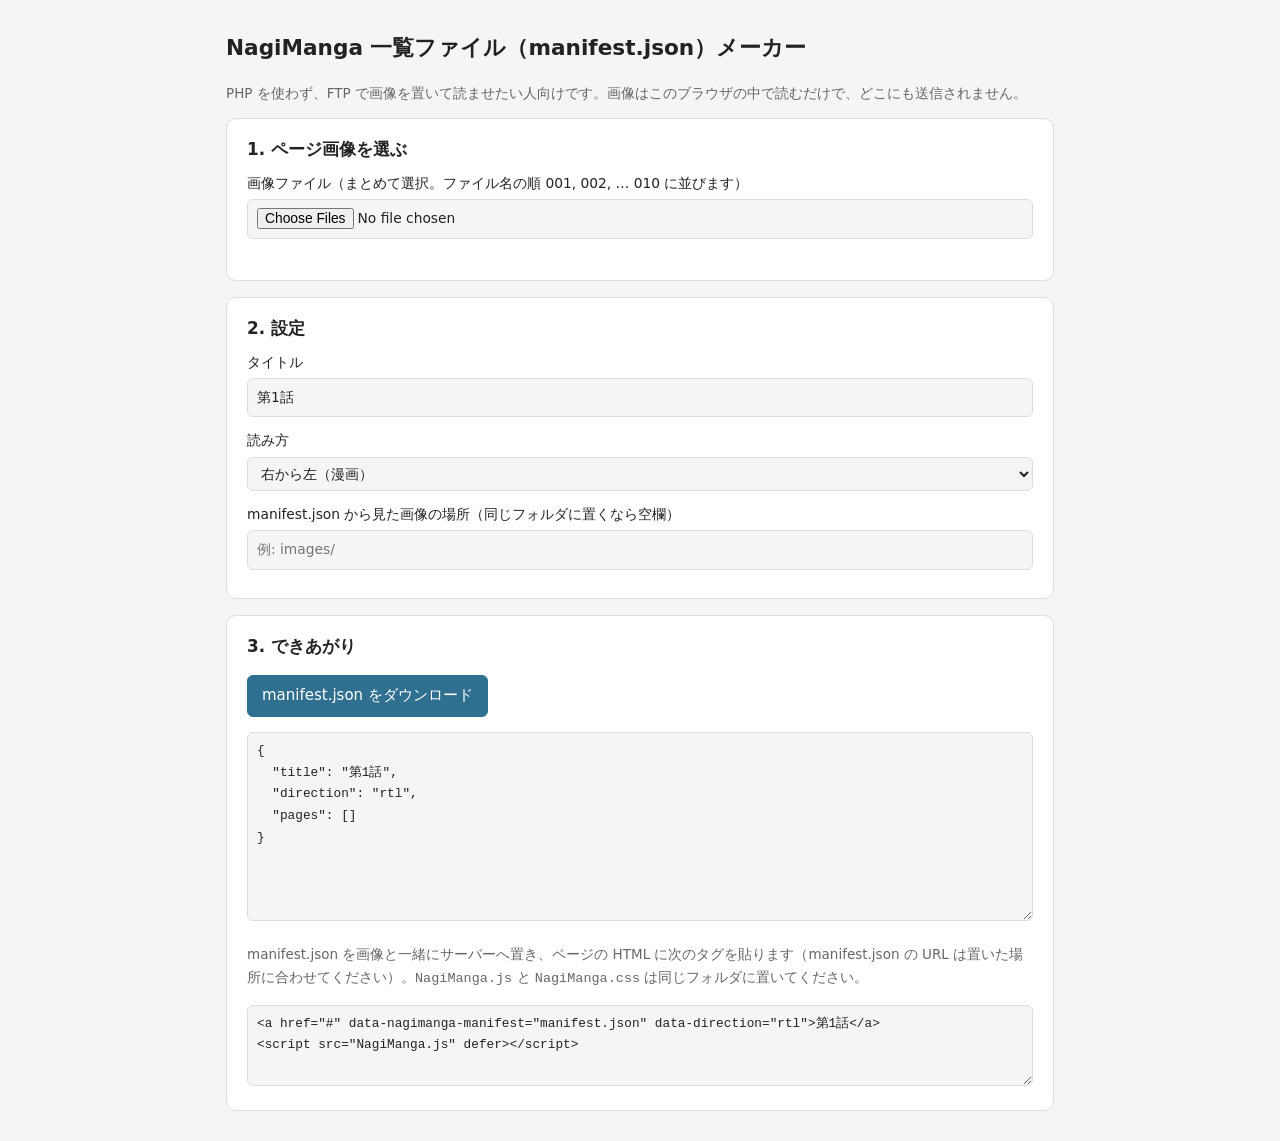
<file: manga/tools/manifest-maker.html>
<!DOCTYPE html>
<html lang="ja">
<head>
<meta charset="UTF-8">
<meta name="viewport" content="width=device-width, initial-scale=1">
<title>NagiManga manifest maker</title>
<!--
  NagiManga manifest maker (for FTP users, no PHP needed)
  Copyright (c) 2026 Lichiphen / MIT License
  Everything runs in this browser tab. Nothing is uploaded anywhere.
-->
<style>
:root { --bg: #f5f5f3; --card: #fff; --text: #222; --muted: #666; --line: #ddd; --accent: #2f6f8f; }
@media (prefers-color-scheme: dark) {
  :root { --bg: #16181a; --card: #202326; --text: #e8e8e6; --muted: #a0a4a8; --line: #3a3e42; --accent: #6fb3d2; }
}
*, *::before, *::after { box-sizing: border-box; }
body { margin: 0; background: var(--bg); color: var(--text); font: 15px/1.7 system-ui, -apple-system, "Segoe UI", "Hiragino Sans", sans-serif; }
main { max-width: 860px; margin: 0 auto; padding: 16px; }
section { background: var(--card); border: 1px solid var(--line); border-radius: 10px; padding: 16px 20px; margin: 0 0 16px; }
h1 { font-size: 1.35rem; }
h2 { font-size: 1.05rem; margin: 0 0 8px; }
label { display: grid; gap: 4px; margin: 0 0 12px; font-size: .92em; }
input, select, textarea { font: inherit; color: inherit; background: var(--bg); border: 1px solid var(--line); border-radius: 6px; padding: 7px 9px; width: 100%; }
textarea { font-family: ui-monospace, Consolas, monospace; font-size: .85em; }
button { font: inherit; padding: 7px 14px; border-radius: 6px; border: 1px solid var(--accent); background: var(--accent); color: #fff; cursor: pointer; }
.note { color: var(--muted); font-size: .9em; }
ol { font-size: .85em; color: var(--muted); max-height: 200px; overflow: auto; }
code { overflow-wrap: anywhere; }
</style>
</head>
<body>
<main>
<h1>NagiManga 一覧ファイル（manifest.json）メーカー</h1>
<p class="note">PHP を使わず、FTP で画像を置いて読ませたい人向けです。画像はこのブラウザの中で読むだけで、どこにも送信されません。</p>

<section>
<h2>1. ページ画像を選ぶ</h2>
<label>画像ファイル（まとめて選択。ファイル名の順 001, 002, … 010 に並びます）
  <input type="file" id="files" accept="image/*" multiple></label>
<ol id="list"></ol>
</section>

<section>
<h2>2. 設定</h2>
<label>タイトル<input id="title" value="第1話"></label>
<label>読み方
  <select id="direction"><option value="rtl">右から左（漫画）</option><option value="ltr">左から右</option><option value="vertical">縦読み</option></select></label>
<label>manifest.json から見た画像の場所（同じフォルダに置くなら空欄）<input id="prefix" placeholder="例: images/"></label>
</section>

<section>
<h2>3. できあがり</h2>
<p><button type="button" id="download" disabled>manifest.json をダウンロード</button></p>
<textarea id="json" rows="8" readonly></textarea>
<p class="note">manifest.json を画像と一緒にサーバーへ置き、ページの HTML に次のタグを貼ります（manifest.json の URL は置いた場所に合わせてください）。<code>NagiManga.js</code> と <code>NagiManga.css</code> は同じフォルダに置いてください。</p>
<textarea id="tag" rows="3" readonly></textarea>
</section>
</main>
<script>
(function () {
  'use strict';
  const $ = id => document.getElementById(id);
  let pages = [];

  const esc = s => String(s).replace(/[&<>"']/g, c => ({ '&': '&amp;', '<': '&lt;', '>': '&gt;', '"': '&quot;', "'": '&#39;' }[c]));

  async function sizeOf(file) {
    if (window.createImageBitmap) {
      try {
        const bmp = await createImageBitmap(file);
        const s = { w: bmp.width, h: bmp.height };
        bmp.close && bmp.close();
        return s;
      } catch (e) { /* fall through */ }
    }
    return new Promise(resolve => {
      const url = URL.createObjectURL(file);
      const img = new Image();
      img.onload = () => { resolve({ w: img.naturalWidth, h: img.naturalHeight }); URL.revokeObjectURL(url); };
      img.onerror = () => { resolve({ w: 0, h: 0 }); URL.revokeObjectURL(url); };
      img.src = url;
    });
  }

  function render() {
    const prefix = $('prefix').value.trim();
    const manifest = {
      title: $('title').value.trim(),
      direction: $('direction').value,
      pages: pages.map(p => ({ src: prefix + p.name, w: p.w, h: p.h }))
    };
    const json = JSON.stringify(manifest, null, 2);
    $('json').value = json;
    $('download').disabled = !pages.length;
    const dir = $('direction').value;
    $('tag').value = `<a href="#" data-nagimanga-manifest="manifest.json" data-direction="${esc(dir)}">${esc(manifest.title || '読む')}</a>\n<script src="NagiManga.js" defer><\/script>`;
    return json;
  }

  $('files').addEventListener('change', async e => {
    const files = Array.from(e.target.files).filter(f => /^image\//.test(f.type));
    files.sort((a, b) => a.name.localeCompare(b.name, undefined, { numeric: true, sensitivity: 'base' }));
    pages = [];
    for (const f of files) {
      const s = await sizeOf(f);
      pages.push({ name: f.name, w: s.w, h: s.h });
    }
    $('list').innerHTML = pages.map(p => `<li>${esc(p.name)} (${p.w}×${p.h})</li>`).join('');
    render();
  });
  ['title', 'direction', 'prefix'].forEach(id => $(id).addEventListener('input', render));

  $('download').addEventListener('click', () => {
    const blob = new Blob([render()], { type: 'application/json' });
    const a = document.createElement('a');
    a.href = URL.createObjectURL(blob);
    a.download = 'manifest.json';
    a.click();
    setTimeout(() => URL.revokeObjectURL(a.href), 1000);
  });
  render();
})();
</script>
</body>
</html>
</file>
<file: NagiSwipe-main.css>
/* 
 * ============================================================================
 * ![NagiSwipe Library Core CSS] 
 * Drop-in gallery library
 * 
 * NagiSwipe v1.3.3
 * Copyright (c) 2026 Lichiphen
 * Licensed under the MIT License
 * https://gitlab.com/lichiphen/nagiswipe/-/blob/main/LICENSE
 * ============================================================================
 */

.ns-viewer {
    position: fixed;
    inset: 0;
    z-index: 9999;
    display: none;
    overflow: hidden;
    touch-action: none;
    user-select: none;
    -webkit-user-select: none;
}

.ns-bg {
    position: absolute;
    inset: 0;
    background: rgba(0, 0, 0, 0.75);
    opacity: 0;
    transition: opacity 0.25s linear;
    will-change: opacity;
}

.ns-stage {
    position: absolute;
    inset: 0;
    overflow: visible;
}

.ns-img-wrap {
    position: absolute;
    top: 0;
    left: 0;
    width: 0;
    height: 0;
    display: block;
    will-change: transform;
    pointer-events: none;
    backface-visibility: hidden;
    transform: translateZ(0);
}

.ns-img {
    position: absolute;
    top: 0;
    left: 0;
    max-width: none;
    max-height: none;
    transform-origin: 0 0; /* 左上を基準に変形 */
    object-fit: contain;
    will-change: transform;
    user-select: none;
    -webkit-user-select: none;
    pointer-events: auto;
    -webkit-user-drag: none;
    backface-visibility: hidden;
    transition: opacity 0.4s ease-out, filter 0.4s ease-out;
}

/* 高解像度（メイン）画像設定 */
.ns-img-highres {
    z-index: 2;
    opacity: 0;
    transition: opacity 0.4s ease-out;
}

/* サムネイルの仮画像（高画質版が届くまで / スワイプ中の隣のスライド） */
.ns-img-placeholder {
    z-index: 1;
}

/* ローディング完了後の表示 */
.ns-img-loaded .ns-img-highres {
    opacity: 1;
}

.ns-ui {
    position: absolute;
    inset: 0;
    pointer-events: none;
    transition: opacity 0.3s;
    z-index: 10000;
}

/* Icons / Buttons */
.ns-btn {
    appearance: none;
    background: transparent;
    border: none;
    cursor: pointer;
    color: rgba(255, 255, 255, 0.72);
    pointer-events: auto;
    transition: color 0.2s, opacity 0.2s, transform 0.12s ease;
    display: flex;
    align-items: center;
    justify-content: center;
    position: absolute;

    padding: 0; /* size is defined per-button (close/prev/next) */
    user-select: none;
    -webkit-user-select: none;
    -webkit-touch-callout: none;
    -webkit-tap-highlight-color: transparent;
    touch-action: manipulation;
    outline: none;
}

.ns-btn:hover {
    color: rgba(255, 255, 255, 1);
}

.ns-btn:focus {
    outline: none;
}

.ns-btn svg {
    display: block;
    width: 32px;
    height: 32px;
    filter: drop-shadow(0 1px 2px rgba(0,0,0,0.5));
    pointer-events: none;
}

.ns-close {
    top: 12px;
    right: 12px;
    width: 48px;
    height: 48px;
    color: #fff;
    z-index: 3; /* ensure above arrows */
}
.ns-close::before {
    content: "✕";
    font-size: 24px;
    line-height: 1;
    text-shadow: 0 1px 2px rgba(0,0,0,0.5);
}

.ns-zoom {
    top: 12px;
    right: 64px; /* Left of close button */
    width: 48px;
    height: 48px;
    z-index: 3;
    display: flex;
    align-items: center;
    justify-content: center;
    color: #fff;
    opacity: 0.85;
}
.ns-zoom:active { opacity: 0.6; transform: scale(0.95); }

@media (hover: hover) and (pointer: fine) {
    .ns-viewer.ns-is-zoomed .ns-stage,
    .ns-viewer.ns-is-zoomed .ns-img { cursor: grab; }

    .ns-viewer.ns-dragging .ns-stage,
    .ns-viewer.ns-dragging .ns-img { cursor: grabbing; }
}

/* Arrow Positioning */
.ns-prev {
    top: 50%;
    left: calc(env(safe-area-inset-left, 0px) + 6px);
    transform: translateY(-50%);
    width: 56px;
    height: 56px;
    border-radius: 999px;
    background: rgba(0,0,0,0.1);
    backdrop-filter: blur(1px);
    opacity: 0.65;
    z-index: 2;
}

.ns-next {
    top: 50%;
    right: calc(env(safe-area-inset-right, 0px) + 6px);
    transform: translateY(-50%);
    width: 56px;
    height: 56px;
    border-radius: 999px;
    background: rgba(0, 0, 0, 0.1);
    backdrop-filter: blur(1px);
    opacity: 0.65;
    z-index: 2;
}

.ns-prev:active, .ns-next:active {
    transform: translateY(-50%) scale(0.96);
    opacity: 0.9;
}

/* Mobile Adjustments */
@media (hover: none) and (pointer: coarse) {
    .ns-btn {
        opacity: 1; 
    }
    .ns-prev, .ns-next {
        width: 52px;
        height: 52px;
    }
}


/* Visual centering tweaks for chevrons - Optical alignment */
.ns-prev svg { transform: translateX(-2px); }
.ns-next svg { transform: translateX(2px); }

/* ========================================
   ローディングスピナー
   高解像度画像読み込み中に表示
   ======================================== */
.ns-loading-spinner {
    position: fixed; /* 親のサイズが0になったのでfixedで画面基準にする */
    top: 50%;
    left: 50%;
    width: 40px;
    height: 40px;
    margin: -20px 0 0 -20px; /* translateなどを使わずmarginでセンタリング */
    border: 3px solid rgba(255,255,255,0.3);
    border-top-color: #fff;
    border-radius: 50%;
    animation: ns-spin 0.8s infinite linear;
    z-index: 10;
    pointer-events: none;
    opacity: 0;
    transition: opacity 0.25s ease-out;
}

.ns-loading-spinner.ns-visible {
    opacity: 1;
}

@keyframes ns-spin {
    to { transform: rotate(360deg); }
}

/* ========================================
   ズームカーソル（PC環境向け）
   zoom-in: ズーム可能時、zoom-out: ズーム中
   ======================================== */
@media (hover: hover) and (pointer: fine) {
    .ns-viewer.ns-can-zoom:not(.ns-is-zoomed):not(.ns-dragging) .ns-img {
        cursor: zoom-in;
    }
    
    .ns-viewer.ns-is-zoomed:not(.ns-dragging) .ns-img {
        cursor: zoom-out;
    }
}


/* ========================================
   キャプション（画像の alt / data-ns-caption など）
   画面下部に表示。ズーム中は隠す
   ======================================== */
.ns-caption {
    position: absolute;
    left: 0;
    right: 0;
    bottom: 0;
    z-index: 4;
    max-height: 32vh;
    overflow-y: auto;
    overscroll-behavior: contain;
    padding: 28px calc(env(safe-area-inset-right, 0px) + 20px) calc(env(safe-area-inset-bottom, 0px) + 16px) calc(env(safe-area-inset-left, 0px) + 20px);
    background: linear-gradient(to top, rgba(0, 0, 0, 0.72) 0%, rgba(0, 0, 0, 0.5) 60%, rgba(0, 0, 0, 0) 100%);
    color: rgba(255, 255, 255, 0.95);
    text-align: center;
    opacity: 0;
    visibility: hidden;
    pointer-events: none;
    touch-action: pan-y;
    user-select: text;
    -webkit-user-select: text;
    transition: opacity 0.2s ease-out, visibility 0.2s;
}

.ns-caption.ns-has-caption {
    opacity: 1;
    visibility: visible;
    pointer-events: auto;
}

.ns-caption.ns-caption-switching,
.ns-viewer.ns-is-zoomed .ns-caption {
    opacity: 0;
    pointer-events: none;
}

.ns-caption-text {
    margin: 0 auto;
    max-width: 60em;
    font-size: 15px;
    line-height: 1.6;
    white-space: pre-wrap;
    overflow-wrap: anywhere;
    text-shadow: 0 1px 3px rgba(0, 0, 0, 0.8);
}

/* ========================================
   枚数カウンター（3 / 12）
   ======================================== */
.ns-counter {
    position: absolute;
    top: calc(env(safe-area-inset-top, 0px) + 12px);
    left: calc(env(safe-area-inset-left, 0px) + 16px);
    z-index: 3;
    height: 48px;
    display: flex;
    align-items: center;
    color: rgba(255, 255, 255, 0.8);
    font-size: 14px;
    font-variant-numeric: tabular-nums;
    letter-spacing: 0.04em;
    text-shadow: 0 1px 2px rgba(0, 0, 0, 0.6);
    pointer-events: none;
    transition: opacity 0.2s;
}

.ns-viewer.ns-is-zoomed .ns-counter {
    opacity: 0;
}

/* キーボード操作時のみフォーカスリングを表示 */
.ns-btn:focus-visible {
    outline: 2px solid rgba(255, 255, 255, 0.8);
    outline-offset: -4px;
    border-radius: 999px;
}

@media (prefers-reduced-motion: reduce) {
    .ns-caption,
    .ns-counter {
        transition: none;
    }
}
</file>
<file: site/site.css>
/* NagiSeries documentation site. Pages are generated by site/build.py. */

:root {
    --bg: #fbfcfc;
    --surface: #ffffff;
    --side: #f2f6f7;
    --text: #1b2327;
    --muted: #5a6870;
    --line: #dde5e8;
    --line-strong: #c6d2d7;
    --accent: #1d6a89;
    --accent-hover: #134f68;
    --accent-soft: #e1f0f5;
    --on-accent: #ffffff;
    --code-bg: #eff3f4;
    --code-text: #24323a;
    --pre-bg: #15212a;
    --pre-text: #e3ebef;
    --mark: #ffe2a8;
    --brand-bg: #15252e;
    --brand-wave: #7dbad6;
    --shadow: 0 1px 2px rgba(16, 32, 40, .06), 0 8px 24px rgba(16, 32, 40, .06);
    --side-w: 300px;
    --topbar-h: 56px;
    --font: "Hiragino Sans", "Hiragino Kaku Gothic ProN", "Noto Sans JP", "Yu Gothic UI", "Meiryo", system-ui, sans-serif;
    --mono: ui-monospace, "SFMono-Regular", "Cascadia Mono", Consolas, "BIZ UDGothic", "Osaka-Mono", monospace;
    color-scheme: light;
}

@media (prefers-color-scheme: dark) {
    :root:not([data-theme="light"]) {
        --bg: #0e1316;
        --surface: #121a1f;
        --side: #0b1013;
        --text: #e4ebee;
        --muted: #92a3ab;
        --line: #22313a;
        --line-strong: #31444f;
        --accent: #7dbad6;
        --accent-hover: #a5d3e8;
        --accent-soft: #15283271;
        --on-accent: #0b1216;
        --code-bg: #1a252c;
        --code-text: #d7e2e7;
        --pre-bg: #0a1014;
        --pre-text: #dce6ea;
        --mark: #6b5420;
        --brand-bg: #1c3340;
        --shadow: 0 1px 2px rgba(0, 0, 0, .3), 0 8px 24px rgba(0, 0, 0, .25);
        color-scheme: dark;
    }
}
:root[data-theme="dark"] {
    --bg: #0e1316; --surface: #121a1f; --side: #0b1013; --text: #e4ebee; --muted: #92a3ab;
    --line: #22313a; --line-strong: #31444f; --accent: #7dbad6; --accent-hover: #a5d3e8;
    --accent-soft: #15283271; --on-accent: #0b1216; --code-bg: #1a252c; --code-text: #d7e2e7; --pre-bg: #0a1014;
    --pre-text: #dce6ea; --mark: #6b5420; --brand-bg: #1c3340;
    --shadow: 0 1px 2px rgba(0, 0, 0, .3), 0 8px 24px rgba(0, 0, 0, .25);
    color-scheme: dark;
}

*, *::before, *::after { box-sizing: border-box; }
html { -webkit-text-size-adjust: 100%; text-size-adjust: 100%; scroll-padding-top: 16px; }
body {
    margin: 0;
    background: var(--bg);
    color: var(--text);
    font-family: var(--font);
    font-size: 16px;
    line-height: 1.85;
    overflow-wrap: anywhere;
    -webkit-font-smoothing: antialiased;
}
html.menu-open { overflow: hidden; }
a { color: var(--accent); text-underline-offset: .2em; text-decoration-thickness: 1px; }
a:hover { color: var(--accent-hover); }
:focus-visible { outline: 2px solid var(--accent); outline-offset: 2px; border-radius: 4px; }
svg { display: block; }

.skip {
    position: absolute; left: 12px; top: -48px; z-index: 50; padding: 8px 14px;
    background: var(--surface); border: 1px solid var(--line); border-radius: 8px;
}
.skip:focus { top: 12px; }

/* ---- brand ---- */
.brand {
    display: inline-flex; align-items: center; gap: 10px;
    color: var(--text); text-decoration: none; font-weight: 700; letter-spacing: .02em;
}
.brand:hover { color: var(--text); }
.brand-mark { width: 30px; height: 30px; flex: none; }
.brand-name { font-size: 18px; }

/* ---- layout: a fixed left column on wide screens ---- */
.topbar { display: none; }
.layout { display: grid; grid-template-columns: var(--side-w) minmax(0, 1fr); min-height: 100vh; }

.sidebar {
    position: sticky; top: 0; height: 100vh; height: 100dvh;
    display: flex; flex-direction: column; gap: 14px;
    padding: 20px 14px 16px 20px;
    background: var(--side);
    border-right: 1px solid var(--line);
    overflow-y: auto; overscroll-behavior: contain;
    scrollbar-width: thin;
}
.sidebar > .brand { padding: 2px 6px; }

.main { min-width: 0; padding: 40px clamp(20px, 5vw, 64px) 40px; }
.doc, .pager, .foot { max-width: 820px; margin-left: auto; margin-right: auto; }

/* ---- navigation ---- */
.nav-list, .nav-toc, .nav-toc ol { list-style: none; margin: 0; padding: 0; }
.nav-list { display: grid; gap: 2px; }
.nav-link {
    display: flex; align-items: baseline; justify-content: space-between; gap: 8px;
    padding: 7px 10px; border-radius: 8px;
    color: var(--text); text-decoration: none; line-height: 1.4;
}
.nav-link:hover { background: var(--accent-soft); color: var(--text); }
.nav-name { font-weight: 650; }
.nav-sub { font-size: 12px; color: var(--muted); }
.nav-item.is-current > .nav-link { background: var(--accent-soft); }
.nav-item.is-current > .nav-link .nav-name { color: var(--accent); }

.nav-toc { margin: 4px 0 10px 10px; padding-left: 10px; border-left: 1px solid var(--line-strong); }
.nav-toc a {
    display: block; padding: 4px 8px; border-radius: 6px;
    color: var(--muted); text-decoration: none; font-size: 13.5px; line-height: 1.5;
}
.nav-toc ol a { padding-left: 20px; font-size: 13px; }
.nav-toc a:hover { color: var(--text); background: var(--accent-soft); }
.nav-toc a.is-active { color: var(--accent); font-weight: 650; background: var(--accent-soft); }
.nav-toc code { font-size: .92em; background: none; padding: 0; }

.side-foot {
    margin: auto 0 0; padding: 12px 10px 0; border-top: 1px solid var(--line);
    display: flex; flex-wrap: wrap; gap: 4px 14px; font-size: 13px;
}
.side-foot a { color: var(--muted); text-decoration: none; }
.side-foot a:hover { color: var(--accent); }

/* ---- the same page in the other language ---- */
.side-lang {
    display: inline-flex; align-items: center; gap: 6px; align-self: flex-start;
    padding: 5px 12px 5px 9px; border: 1px solid var(--line-strong); border-radius: 999px;
    color: var(--muted); text-decoration: none; font-size: 13px; line-height: 1.3;
}
.side-lang:hover { color: var(--accent); border-color: var(--accent); }
.side-lang svg, .topbar-lang svg { width: 17px; height: 17px; flex: none; }
.topbar-tools { display: inline-flex; align-items: center; gap: 2px; }
.topbar-lang { text-decoration: none; }

/* ---- search ---- */
.search { position: relative; }
.search-field {
    display: flex; align-items: center; gap: 8px;
    padding: 0 10px; height: 40px;
    background: var(--surface); border: 1px solid var(--line-strong); border-radius: 10px;
    color: var(--muted);
}
.search-field:focus-within { border-color: var(--accent); box-shadow: 0 0 0 3px var(--accent-soft); }
.search-field svg { width: 18px; height: 18px; flex: none; }
.search-field input {
    flex: 1; min-width: 0; height: 100%; border: 0; outline: 0; background: none;
    color: var(--text); font: inherit; font-size: 15px;
}
.search-field input::-webkit-search-cancel-button { cursor: pointer; }
.search-key {
    font-family: var(--mono); font-size: 12px; line-height: 1; padding: 3px 6px;
    border: 1px solid var(--line-strong); border-radius: 5px; color: var(--muted);
}
.search-field:focus-within .search-key { display: none; }
.menu .search-key { display: none; }
.search-results {
    margin-top: 8px; padding: 4px; max-height: min(60vh, 520px); overflow-y: auto; overscroll-behavior: contain;
    background: var(--surface); border: 1px solid var(--line); border-radius: 10px; box-shadow: var(--shadow);
}
.search-results a {
    display: block; padding: 8px 10px; border-radius: 8px; color: var(--text); text-decoration: none; line-height: 1.5;
}
.search-results a:hover, .search-results a.is-selected { background: var(--accent-soft); }
.search-results .r-page { display: block; font-size: 11.5px; color: var(--muted); letter-spacing: .02em; }
.search-results .r-title { display: block; font-weight: 650; font-size: 14.5px; }
.search-results .r-text { display: block; font-size: 13px; color: var(--muted); margin-top: 2px; }
.search-results mark { background: var(--mark); color: inherit; border-radius: 2px; padding: 0 1px; }
.search-empty { padding: 10px; font-size: 13.5px; color: var(--muted); }

/* ---- document ---- */
/* Breadcrumb: one soft pill, house icon > this page (same look as NagiLog). */
.breadcrumb { display: flex; margin: 0 0 14px; font-size: 12.5px; line-height: 1.4; }
.doc .breadcrumb ol { display: flex; align-items: center; min-width: 0; max-width: 100%; margin: 0; padding: 4px; list-style: none; border: 1px solid var(--line); border-radius: 999px; background: color-mix(in srgb, var(--surface) 82%, transparent); box-shadow: var(--shadow); }
.breadcrumb li { display: flex; align-items: center; flex: none; min-width: 0; }
.breadcrumb li:last-child { flex: 0 1 auto; }
.crumb { display: inline-flex; align-items: center; gap: 6px; min-width: 0; padding: 5px 11px; border-radius: 999px; color: var(--muted); font-weight: 600; text-decoration: none; transition: background-color .15s ease, color .15s ease; }
.crumb > span { overflow: hidden; text-overflow: ellipsis; white-space: nowrap; }
a.crumb { color: var(--accent); }
a.crumb:hover { background: color-mix(in srgb, var(--accent) 10%, transparent); }
a.crumb:focus-visible { outline: 2px solid var(--accent); outline-offset: 1px; }
.breadcrumb li:first-child .crumb { background: color-mix(in srgb, var(--accent) 10%, transparent); }
.breadcrumb [aria-current] .crumb { color: var(--text); }
.crumb-home { width: 16px; height: 16px; flex: none; fill: none; stroke: currentColor; stroke-width: 2; stroke-linecap: round; stroke-linejoin: round; }
.crumb-sep { width: 14px; height: 14px; flex: none; margin: 0 1px; fill: none; stroke: var(--muted); stroke-width: 2.2; stroke-linecap: round; stroke-linejoin: round; opacity: .6; }
@media (max-width: 600px) { .breadcrumb { font-size: 12px; } .crumb { padding: 5px 9px; gap: 5px; } }
.doc-title { margin: 0 0 18px; font-size: clamp(26px, 4vw, 34px); line-height: 1.35; letter-spacing: .01em; }
.doc-title.has-logo { display: flex; align-items: center; gap: 14px; }
.doc-logo { flex: none; width: 56px; height: 56px; border-radius: 13px; }
@media (max-width: 600px) { .doc-logo { width: 44px; height: 44px; border-radius: 10px; } }
.lead { font-size: 16.5px; color: var(--text); }
.lead > p:first-child { margin-top: 0; }

/* This page's chapters: numbered cards on wide screens, a plain list on narrow ones. */
.toc-inline {
    margin: 28px 0 8px; padding: 16px 18px 18px;
    background: var(--side); border: 1px solid var(--line); border-radius: 14px;
}
.toc-head { display: flex; align-items: center; justify-content: space-between; gap: 12px; margin: 0 0 10px; }
.toc-title { margin: 0; font-weight: 700; font-size: 15px; }
.toc-list, .toc-list ol { list-style: none; margin: 0; padding: 0; }
.toc-list { counter-reset: toc; display: grid; grid-template-columns: repeat(auto-fill, minmax(210px, 1fr)); gap: 8px; }
.toc-list > li {
    counter-increment: toc; margin: 0;
    background: var(--surface); border: 1px solid var(--line); border-radius: 10px;
}
.toc-list a { display: block; color: var(--text); text-decoration: none; line-height: 1.5; }
.toc-list > li > a { display: flex; align-items: baseline; gap: 8px; height: 100%; padding: 9px 12px; font-size: 14.5px; font-weight: 600; border-radius: 10px; }
.toc-list > li > a:hover { background: var(--accent-soft); color: var(--text); }
.toc-list > li > a::before {
    content: counter(toc, decimal-leading-zero); flex: none;
    font: 700 11.5px/1.9 var(--mono); color: var(--accent);
    padding: 0 6px; border-radius: 6px; background: var(--accent-soft);
}
.toc-list ol { display: none; }
.toc-list code { font-family: var(--mono); font-size: .9em; }

.fold-all {
    flex: none; padding: 4px 12px; font: inherit; font-size: 13px; line-height: 1.6;
    color: var(--accent); background: var(--surface);
    border: 1px solid var(--line-strong); border-radius: 999px; cursor: pointer;
}
.fold-all:hover { border-color: var(--accent); }

/* Reading progress: a thin line on the top edge (the rail has its own on wide screens). */
.read-progress { position: fixed; inset: 0 0 auto; height: 3px; z-index: 40; pointer-events: none; }
.read-progress span, .rail-progress span { display: block; height: 100%; width: 0; background: var(--accent); }

.doc-body h2, .doc-body h3, .doc-body h4 {
    position: relative; line-height: 1.45; scroll-margin-top: 16px;
}
.doc-body h2 {
    margin: 56px 0 16px; padding-top: 24px; font-size: 24px;
    border-top: 1px solid var(--line);
}
.doc-body > h2:first-child { margin-top: 32px; }
.doc-body h3 { margin: 36px 0 12px; font-size: 19px; }
.doc-body h4 { margin: 28px 0 8px; font-size: 16.5px; }
.doc-body hr { display: none; }
.anchor {
    margin-left: 8px; color: var(--line-strong); text-decoration: none; font-weight: 400;
    opacity: 0; transition: opacity .15s;
}
h2:hover .anchor, h3:hover .anchor, h4:hover .anchor, .anchor:focus-visible { opacity: 1; }
.anchor:hover { color: var(--accent); }

.doc p { margin: 14px 0; }
.doc ul, .doc ol { margin: 12px 0; padding-left: 1.5em; }
.doc li { margin: 4px 0; }
.doc li > ul, .doc li > ol { margin: 4px 0; }
.doc li::marker { color: var(--muted); }
.doc strong { font-weight: 700; }
.doc blockquote {
    margin: 16px 0; padding: 4px 16px; border-left: 3px solid var(--accent);
    background: var(--accent-soft); border-radius: 0 8px 8px 0;
}

.doc code {
    font-family: var(--mono); font-size: .88em;
    background: var(--code-bg); color: var(--code-text);
    padding: .12em .4em; border-radius: 5px; overflow-wrap: anywhere;
}
.doc pre {
    position: relative; margin: 16px 0; padding: 16px 18px;
    background: var(--pre-bg); color: var(--pre-text);
    border-radius: 10px; overflow-x: auto; line-height: 1.6;
    -webkit-overflow-scrolling: touch;
}
.doc pre code {
    background: none; color: inherit; padding: 0; font-size: 13.5px;
    white-space: pre; overflow-wrap: normal;
}
/* The code and its Copy button. The button is fixed to the frame's top right
   corner, half above it, so it does not scroll with a long line. */
.doc .code-block { position: relative; margin: 30px 0 16px; }
.doc .code-block > pre { margin: 0; }
.copy {
    position: absolute; top: 0; right: 12px; z-index: 1; transform: translateY(-50%);
    padding: 4px 13px; font: inherit; font-size: 12.5px; font-weight: 600; line-height: 1.5;
    color: var(--pre-text); background: var(--pre-bg);
    border: 1px solid color-mix(in srgb, var(--pre-text) 30%, var(--pre-bg)); border-radius: 999px;
    box-shadow: 0 2px 8px rgba(0, 0, 0, .18); cursor: pointer;
}
.copy:hover { border-color: var(--brand-wave); }
.copy:active { transform: translateY(-50%) scale(.96); }

/* A short note at the bottom of the screen ("Copied!"). */
.toast {
    position: fixed; left: 50%; bottom: calc(24px + env(safe-area-inset-bottom, 0px)); z-index: 60;
    max-width: calc(100vw - 32px); padding: 10px 18px;
    background: var(--pre-bg); color: var(--pre-text); border-radius: 999px;
    font-size: 14.5px; font-weight: 600; line-height: 1.4; text-align: center;
    box-shadow: 0 8px 28px rgba(0, 0, 0, .28);
    opacity: 0; transform: translate(-50%, 12px); pointer-events: none;
    transition: opacity .18s ease, transform .18s ease;
}
.toast.is-shown { opacity: 1; transform: translate(-50%, 0); }
.toast.is-failed { background: #8a2b2b; color: #fff; }

.table-wrap {
    margin: 16px 0; overflow-x: auto; -webkit-overflow-scrolling: touch;
    border: 1px solid var(--line); border-radius: 10px;
}
.table-wrap table { width: 100%; border-collapse: collapse; font-size: 14.5px; line-height: 1.7; }
.table-wrap th, .table-wrap td { padding: 9px 12px; border-bottom: 1px solid var(--line); vertical-align: top; text-align: left; }
.table-wrap th { background: var(--side); font-weight: 650; white-space: nowrap; }
.table-wrap tr:last-child td { border-bottom: 0; }
.table-wrap td:first-child { font-weight: 600; min-width: 7em; }

.figure { margin: 20px 0; }
.doc img { max-width: 100%; height: auto; border-radius: 8px; }
.zoom { display: inline-block; cursor: zoom-in; border-radius: 10px; line-height: 0; }
.figure .zoom img, .shots img { border: 1px solid var(--line); box-shadow: var(--shadow); }
.shots { display: block; margin: 20px 0; }
.shots tbody { display: block; }
.shots tr { display: flex; flex-wrap: wrap; gap: 16px; }
.shots td { flex: 1 1 200px; padding: 0; font-size: 13.5px; color: var(--muted); line-height: 1.6; }
.shots td[align="center"] { text-align: center; }
.shots br { display: block; content: ""; margin-top: 6px; }
.shots .zoom { margin-bottom: 4px; }

/* ---- top page ---- */
.hero-links { display: flex; flex-wrap: wrap; gap: 10px; margin: 20px 0 8px; }
.btn {
    display: inline-flex; align-items: center; gap: 8px; padding: 9px 16px;
    border-radius: 999px; border: 1px solid var(--line-strong);
    color: var(--text); text-decoration: none; font-weight: 600; font-size: 14.5px; line-height: 1.4;
    background: var(--surface);
}
.btn:hover { border-color: var(--accent); color: var(--accent); }
.btn-primary { background: var(--accent); border-color: var(--accent); color: var(--on-accent); }
.btn-primary:hover { background: var(--accent-hover); border-color: var(--accent-hover); color: var(--on-accent); }
.btn svg { width: 18px; height: 18px; flex: none; }
.btn-download { padding: 11px 22px; font-size: 15.5px; box-shadow: 0 2px 10px color-mix(in srgb, var(--accent) 30%, transparent); }
.doc .hero-links { margin: 16px 0 20px; }

/* ---- a page's banner, the gallery to try, lists shown as cards ---- */
.doc-hero {
    margin: 0 0 22px; border-radius: 16px; overflow: hidden; line-height: 0;
    background: var(--brand-bg); box-shadow: var(--shadow); border: 1px solid var(--line);
}
.doc-hero img { display: block; width: 100%; height: auto; aspect-ratio: 1200 / 630; object-fit: cover; border-radius: 0; }

.try {
    margin: 22px 0 6px; padding: 16px 18px 14px;
    border: 1px solid var(--line); border-radius: 14px; background: var(--surface); box-shadow: var(--shadow);
}
.try-title { margin: 0 0 10px; font-weight: 700; color: var(--accent); }
.doc .try-gallery { list-style: none; margin: 0; padding: 0; display: grid; grid-template-columns: repeat(3, minmax(0, 1fr)); gap: 12px; }
.doc .try-gallery li { margin: 0; }
.try-gallery a { display: block; border-radius: 12px; overflow: hidden; line-height: 0; background: var(--brand-bg); border: 1px solid var(--line); transition: transform .18s ease, box-shadow .18s ease; }
.try-gallery a:hover { transform: translateY(-2px); box-shadow: var(--shadow); }
.try-gallery img { width: 100%; height: auto; aspect-ratio: 1; object-fit: cover; border-radius: 0; }
.try-note { margin: 10px 0 0; font-size: 13.5px; color: var(--muted); }

.doc .feature-list {
    list-style: none; padding: 0; margin: 18px 0;
    display: grid; grid-template-columns: repeat(auto-fit, minmax(240px, 1fr)); gap: 12px;
}
.doc .feature-list li {
    margin: 0; padding: 14px 16px 15px;
    border: 1px solid var(--line); border-left: 4px solid var(--accent); border-radius: 12px;
    background: var(--surface); line-height: 1.7; font-size: 15px;
}
.feature-name { display: block; margin-bottom: 3px; color: var(--accent); font-size: 15.5px; }
@media (prefers-reduced-motion: reduce) { .try-gallery a { transition: none; } .try-gallery a:hover { transform: none; } }

.cards { display: grid; grid-template-columns: repeat(auto-fit, minmax(230px, 1fr)); gap: 16px; margin: 20px 0; }
.card {
    display: flex; flex-direction: column;
    background: var(--surface); border: 1px solid var(--line); border-radius: 14px;
    overflow: hidden; box-shadow: var(--shadow);
}
.card-img { display: block; aspect-ratio: 1200 / 630; overflow: hidden; background: var(--brand-bg); line-height: 0; }
.card-img img { width: 100%; height: 100%; object-fit: cover; border-radius: 0; }
.card-body { display: flex; flex-direction: column; flex: 1; padding: 14px 16px 16px; }
.card h3 { margin: 0 !important; font-size: 19px !important; }
.card .card-kind { margin: 2px 0 8px; font-size: 13px; color: var(--muted); }
.card ul { margin: 0 0 14px; padding-left: 1.2em; font-size: 14.5px; line-height: 1.7; }
.card-links { margin-top: auto; display: flex; flex-wrap: wrap; gap: 8px; }
.card-links .btn { padding: 6px 12px; font-size: 13.5px; }

.flow { display: grid; gap: 10px; margin: 16px 0; padding: 0; list-style: none; counter-reset: flow; }
.flow li {
    counter-increment: flow; position: relative; margin: 0;
    padding: 12px 14px 12px 52px; border: 1px solid var(--line); border-radius: 12px; background: var(--surface);
}
.flow li::before {
    content: counter(flow); position: absolute; left: 14px; top: 13px;
    width: 26px; height: 26px; border-radius: 50%; display: grid; place-items: center;
    background: var(--accent-soft); color: var(--accent); font-weight: 700; font-size: 14px; line-height: 1;
}

/* ---- pager / footer ---- */
.pager { display: grid; grid-template-columns: 1fr 1fr; gap: 12px; margin-top: 56px; }
.pager a {
    display: block; padding: 12px 16px; border: 1px solid var(--line); border-radius: 12px;
    text-decoration: none; color: var(--accent); font-weight: 650; background: var(--surface);
}
.pager a:hover { border-color: var(--accent); }
.pager span { display: block; font-size: 12px; color: var(--muted); font-weight: 400; }
.pager-next { text-align: right; grid-column: 2; }
.foot {
    margin-top: 32px; padding-top: 16px; border-top: 1px solid var(--line);
    display: flex; flex-wrap: wrap; justify-content: space-between; gap: 4px 16px;
    font-size: 13px; color: var(--muted);
}
.foot p { margin: 0; }
.foot a { color: var(--muted); }

/* ---- menu (dialog on narrow screens) ---- */
.menu {
    width: min(440px, calc(100vw - 24px));
    max-width: none;
    max-height: calc(100vh - 24px);
    max-height: calc(100dvh - 24px);
    margin: 12px 12px auto auto;
    padding: 0;
    border: 1px solid var(--line); border-radius: 16px;
    background: var(--side); color: var(--text);
    box-shadow: 0 20px 60px rgba(0, 0, 0, .3);
    overflow: hidden;
}
.menu[open] { display: flex; flex-direction: column; }
.menu::backdrop { background: rgba(8, 14, 18, .5); }
.menu-head {
    display: flex; align-items: center; justify-content: space-between;
    padding: 10px 10px 10px 18px; border-bottom: 1px solid var(--line); flex: none;
}
.menu-title { margin: 0; font-weight: 700; }
.menu-close, .topbar-btn {
    display: inline-flex; align-items: center; justify-content: center; gap: 6px;
    min-width: 40px; height: 40px; padding: 0 10px;
    background: none; border: 1px solid transparent; border-radius: 10px;
    color: var(--text); font: inherit; font-size: 14px; cursor: pointer;
}
.menu-close:hover, .topbar-btn:hover { background: var(--accent-soft); }
.menu-close svg, .topbar-btn svg { width: 22px; height: 22px; }
/* The menu itself scrolls when it is taller than the screen. */
.menu-body {
    flex: 1; min-height: 0; overflow-y: auto; overscroll-behavior: contain;
    -webkit-overflow-scrolling: touch;
    padding: 14px 14px 18px; display: flex; flex-direction: column; gap: 14px;
}
.menu .side-foot { margin-top: 4px; }

/* ---- narrow screens: headings become a table of contents in the page ---- */
@media (max-width: 960px) {
    .layout { display: block; }
    .sidebar { display: none; }
    .topbar {
        position: sticky; top: 0; z-index: 20;
        display: flex; align-items: center; justify-content: space-between;
        height: var(--topbar-h); padding: 0 8px 0 16px;
        background: color-mix(in srgb, var(--bg) 88%, transparent);
        -webkit-backdrop-filter: blur(10px); backdrop-filter: blur(10px);
        border-bottom: 1px solid var(--line);
    }
    .topbar .brand-mark { width: 26px; height: 26px; }
    .topbar .brand-name { font-size: 16.5px; }
    .topbar-btn { border-color: var(--line-strong); }
    html { scroll-padding-top: calc(var(--topbar-h) + 12px); }
    .doc-body h2, .doc-body h3, .doc-body h4 { scroll-margin-top: calc(var(--topbar-h) + 12px); }
    .main { padding: 24px 16px 32px; }

    .toc-inline { margin: 24px 0 8px; padding: 14px 16px 12px; }
    .toc-list { display: block; }
    .toc-list > li { border: 0; border-top: 1px solid var(--line); border-radius: 0; background: none; }
    .toc-list > li:first-child { border-top: 0; }
    .toc-list > li > a { padding: 9px 2px; font-weight: 400; font-size: 15px; }
    .toc-list > li > a::before { min-width: 2.4em; background: none; color: var(--muted); padding: 0; }
    .toc-list ol { display: block; margin: -4px 0 6px 2.4em; }
    .toc-list ol a { padding: 5px 0 5px 12px; font-size: 14px; color: var(--muted); border-left: 1px solid var(--line-strong); }

    .doc-body h2 { margin-top: 44px; font-size: 21px; }
    .doc-body h3 { font-size: 17.5px; }
    .anchor { display: none; }
    .doc .code-block { margin-left: -16px; margin-right: -16px; }
    .doc pre { border-radius: 0; padding: 14px 16px; }
    .pager { grid-template-columns: 1fr; }
    .pager-next { grid-column: auto; }
}

@media (prefers-reduced-motion: reduce) {
    * { transition: none !important; scroll-behavior: auto !important; }
}

@media print {
    .sidebar, .topbar, .menu, .pager, .copy, .anchor { display: none !important; }
    .layout { display: block; }
}
/* A row of badges (versions, GitHub / GitLab, license) */
.badges { display: flex; flex-wrap: wrap; gap: 6px; margin: 4px 0 16px; line-height: 0; }
.badges a { display: inline-block; line-height: 0; }
.badges img { height: 20px; width: auto; border-radius: 0; }

/* ---- callouts: GitHub's > [!NOTE] … [!CAUTION] and HackMD's :::success / info / warning / danger ---- */
.callout {
    --c: #2563eb;
    position: relative; margin: 18px 0; padding: 12px 16px 12px 16px;
    border: 1px solid color-mix(in srgb, var(--c) 30%, var(--line));
    border-left: 4px solid var(--c); border-radius: 12px;
    background: color-mix(in srgb, var(--c) 7%, var(--surface));
}
.callout-tip { --c: #16a34a; }
.callout-success { --c: #059669; }
.callout-important { --c: #7c3aed; }
.callout-warning { --c: #d97706; }
.callout-caution { --c: #dc2626; }
.callout svg { width: 19px; height: 19px; flex: none; fill: none; stroke: var(--c); stroke-width: 2; stroke-linecap: round; stroke-linejoin: round; }
.callout-title { display: flex; align-items: center; gap: 8px; margin: 0 0 4px !important; font-weight: 700; color: var(--c); }
.callout-body > :first-child { margin-top: 0; }
.callout-body > :last-child { margin-bottom: 0; }
.callout-plain { display: flex; gap: 10px; align-items: flex-start; }
.callout-plain > svg { margin-top: 4px; }
.callout-plain .callout-body { flex: 1; min-width: 0; }
@media (prefers-color-scheme: dark) {
    .callout { background: color-mix(in srgb, var(--c) 12%, var(--surface)); }
    .callout-title { color: color-mix(in srgb, var(--c) 70%, #fff); }
}

/* ---- folded parts: <details> and HackMD's :::spoiler ---- */
.doc details {
    margin: 16px 0; border: 1px solid var(--line); border-radius: 12px;
    background: var(--surface); overflow: hidden;
}
.doc details > summary {
    display: flex; align-items: center; gap: 8px; padding: 11px 16px;
    cursor: pointer; font-weight: 650; list-style: none; user-select: none;
}
.doc details > summary::-webkit-details-marker { display: none; }
.doc details > summary::before {
    content: ""; width: 7px; height: 7px; flex: none; margin-right: 2px;
    border-right: 2px solid var(--accent); border-bottom: 2px solid var(--accent);
    transform: rotate(-45deg); transition: transform .18s ease;
}
.doc details[open] > summary::before { transform: rotate(45deg); }
.doc details > summary:hover { background: var(--accent-soft); }
.doc details[open] > summary { border-bottom: 1px solid var(--line); }
.doc details > :not(summary) { margin-left: 16px; margin-right: 16px; }
.doc details > .details-body { margin: 12px 16px 14px; }
.doc details > .details-body > :first-child { margin-top: 0; }
@media (prefers-reduced-motion: reduce) { .doc details > summary::before { transition: none; } }

/* ---- lessons: numbered ## chapters, ### sections folded under them ---- */
.ch-num {
    display: inline-block; min-width: 2.2em; margin-right: .5em; padding: .2em .45em;
    font: 700 .6em/1.2 var(--mono); letter-spacing: .04em; text-align: center; vertical-align: .3em;
    color: var(--accent); background: var(--accent-soft); border-radius: 7px;
}
.doc details.sec { margin: 10px 0; border-radius: 12px; }
.doc details.sec + details.sec { margin-top: 8px; }
.doc details.sec > summary {
    display: grid; grid-template-columns: auto minmax(0, 1fr); align-items: baseline; column-gap: 12px;
    padding: 13px 18px; font-weight: 400;
}
.doc details.sec > summary::before { align-self: center; margin: 0 2px 0 0; }
.doc-body details.sec h3 { margin: 0; font-size: 18px; scroll-margin-top: 16px; }
.sec-hint { grid-column: 2; margin-top: 2px; font-size: 13.5px; line-height: 1.6; color: var(--muted); }
.doc details.sec[open] .sec-hint { display: none; }
.doc details.sec > .sec-body { margin: 0; padding: 2px 20px 16px 39px; }
.doc details.sec > .sec-body > :first-child { margin-top: 12px; }
.doc details.sec > .sec-body > :last-child { margin-bottom: 4px; }

/* ---- the right rail: this page's contents and progress (wide screens only) ---- */
.rail { display: none; }
.rail-inner {
    position: sticky; top: 0; max-height: 100vh; max-height: 100dvh; overflow-y: auto; overscroll-behavior: contain;
    padding: 40px 20px 24px 4px; scrollbar-width: thin;
}
.rail-title { margin: 0 0 10px; font-size: 12.5px; font-weight: 700; letter-spacing: .06em; color: var(--muted); }
.rail-progress { height: 4px; margin: 0 0 14px; border-radius: 999px; background: var(--line); overflow: hidden; }
.rail-toc, .rail-toc ol { list-style: none; margin: 0; padding: 0; }
.rail-toc { counter-reset: rtoc; border-left: 1px solid var(--line-strong); }
.rail-toc > li { counter-increment: rtoc; }
.rail-toc a {
    display: flex; gap: 8px; margin-left: -1px; padding: 5px 8px 5px 12px;
    border-left: 2px solid transparent; color: var(--muted); text-decoration: none; font-size: 13.5px; line-height: 1.5;
}
.rail-toc > li > a::before { content: counter(rtoc, decimal-leading-zero); flex: none; font: 600 11.5px/1.9 var(--mono); opacity: .7; }
.rail-toc ol { display: none; }
.rail-toc li.is-open > ol { display: block; }
.rail-toc ol a { padding-left: 38px; font-size: 13px; }
.rail-toc a:hover { color: var(--text); }
.rail-toc a.is-active { color: var(--accent); border-left-color: var(--accent); font-weight: 650; }
.rail-toc code { font-size: .92em; background: none; padding: 0; }
.rail-tools { display: flex; flex-wrap: wrap; align-items: center; gap: 8px 14px; margin: 18px 0 0; font-size: 13px; }
.rail-top { color: var(--muted); text-decoration: none; }
.rail-top:hover { color: var(--accent); }

@media (min-width: 1240px) {
    .has-rail { --side-w: 264px; --rail-w: 260px; }
    .has-rail .layout { grid-template-columns: var(--side-w) minmax(0, 1fr) var(--rail-w); }
    .has-rail .rail { display: block; }
    .has-rail .sidebar .nav-toc { display: none; }
    .has-rail .read-progress { display: none; }
    .has-rail .main { padding: 40px clamp(28px, 3vw, 56px); }
    .has-rail .doc, .has-rail .pager, .has-rail .foot { max-width: 800px; }
    .has-rail .doc { font-size: 16.5px; }
}
@media (max-width: 960px) {
    .doc details.sec > summary { padding: 12px 14px; }
    .doc details.sec > .sec-body { padding: 2px 14px 14px; }
    .doc details.sec .code-block { margin-left: 0; margin-right: 0; }
    .doc details.sec pre { border-radius: 10px; }
    .doc-body details.sec h3 { font-size: 16.5px; scroll-margin-top: calc(var(--topbar-h) + 12px); }
}
@media print {
    .rail, .read-progress, .fold-all, .sec-hint { display: none !important; }
}
</file>
